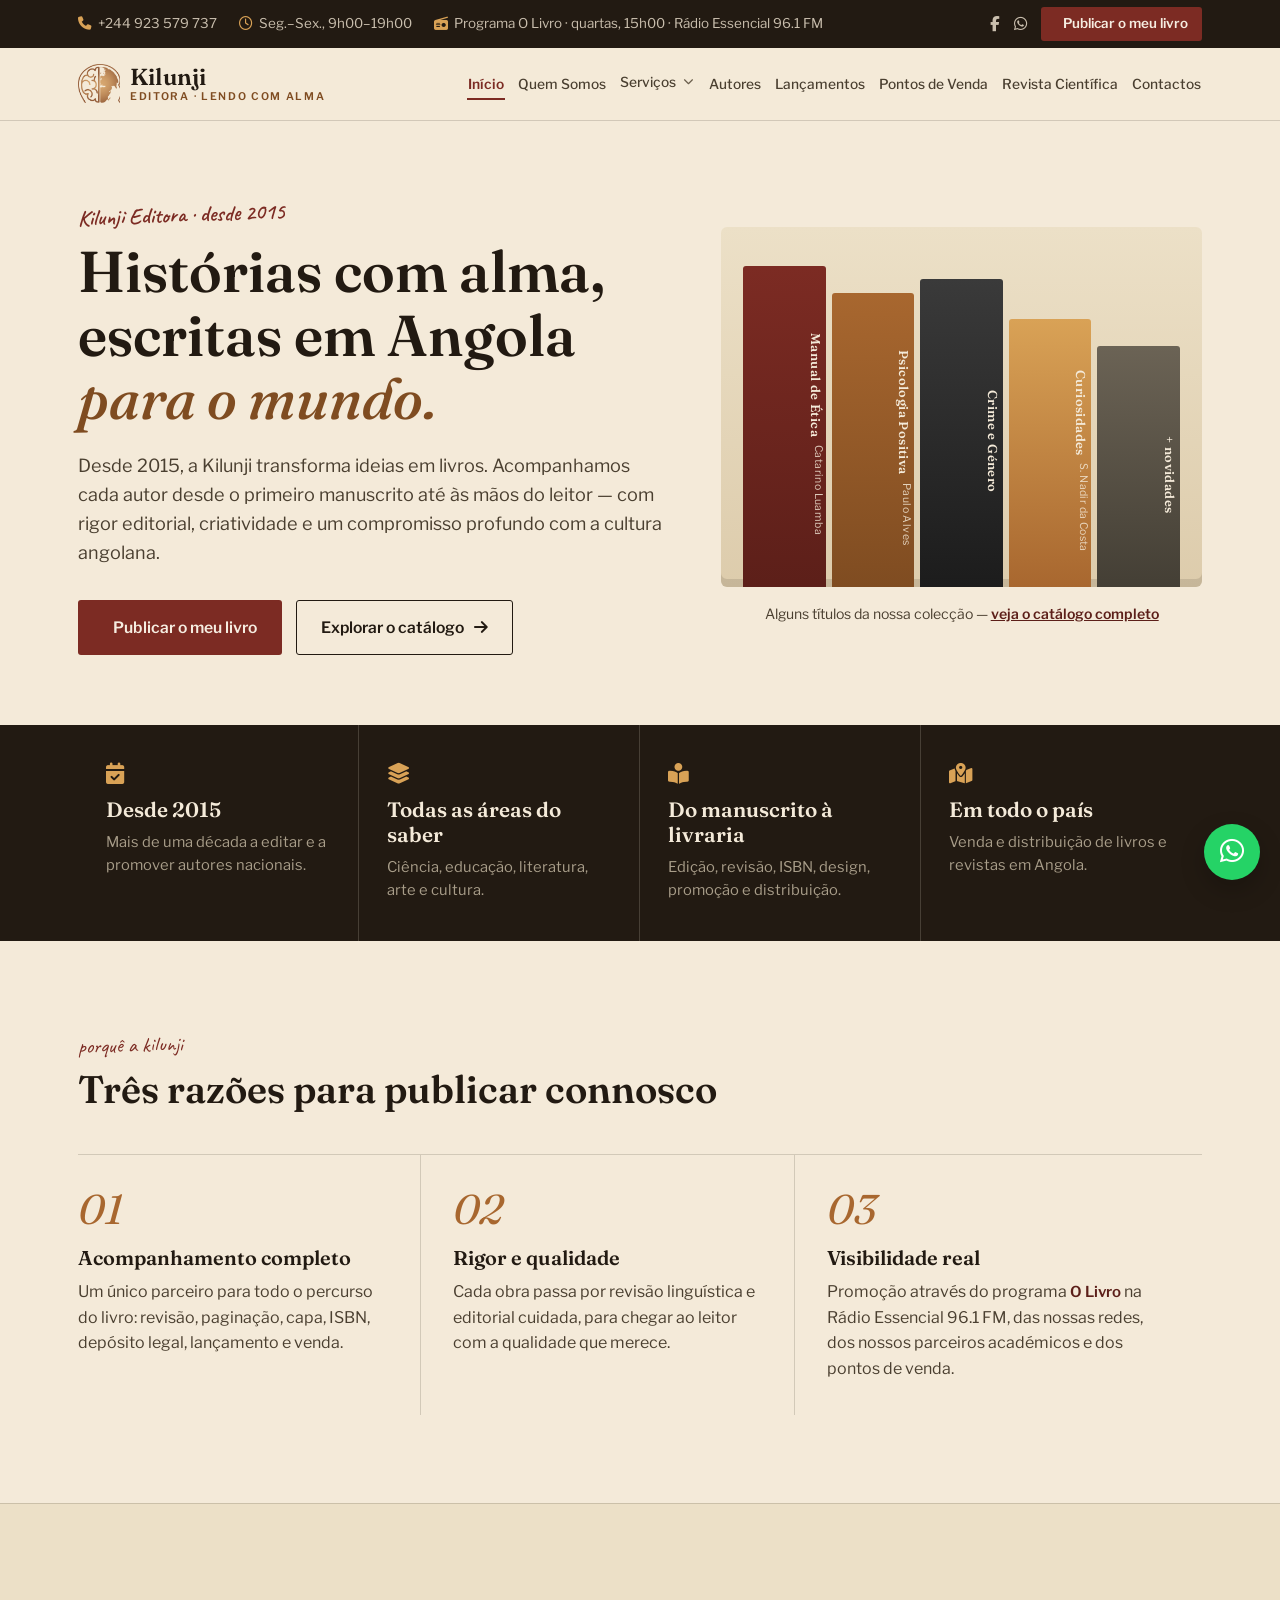
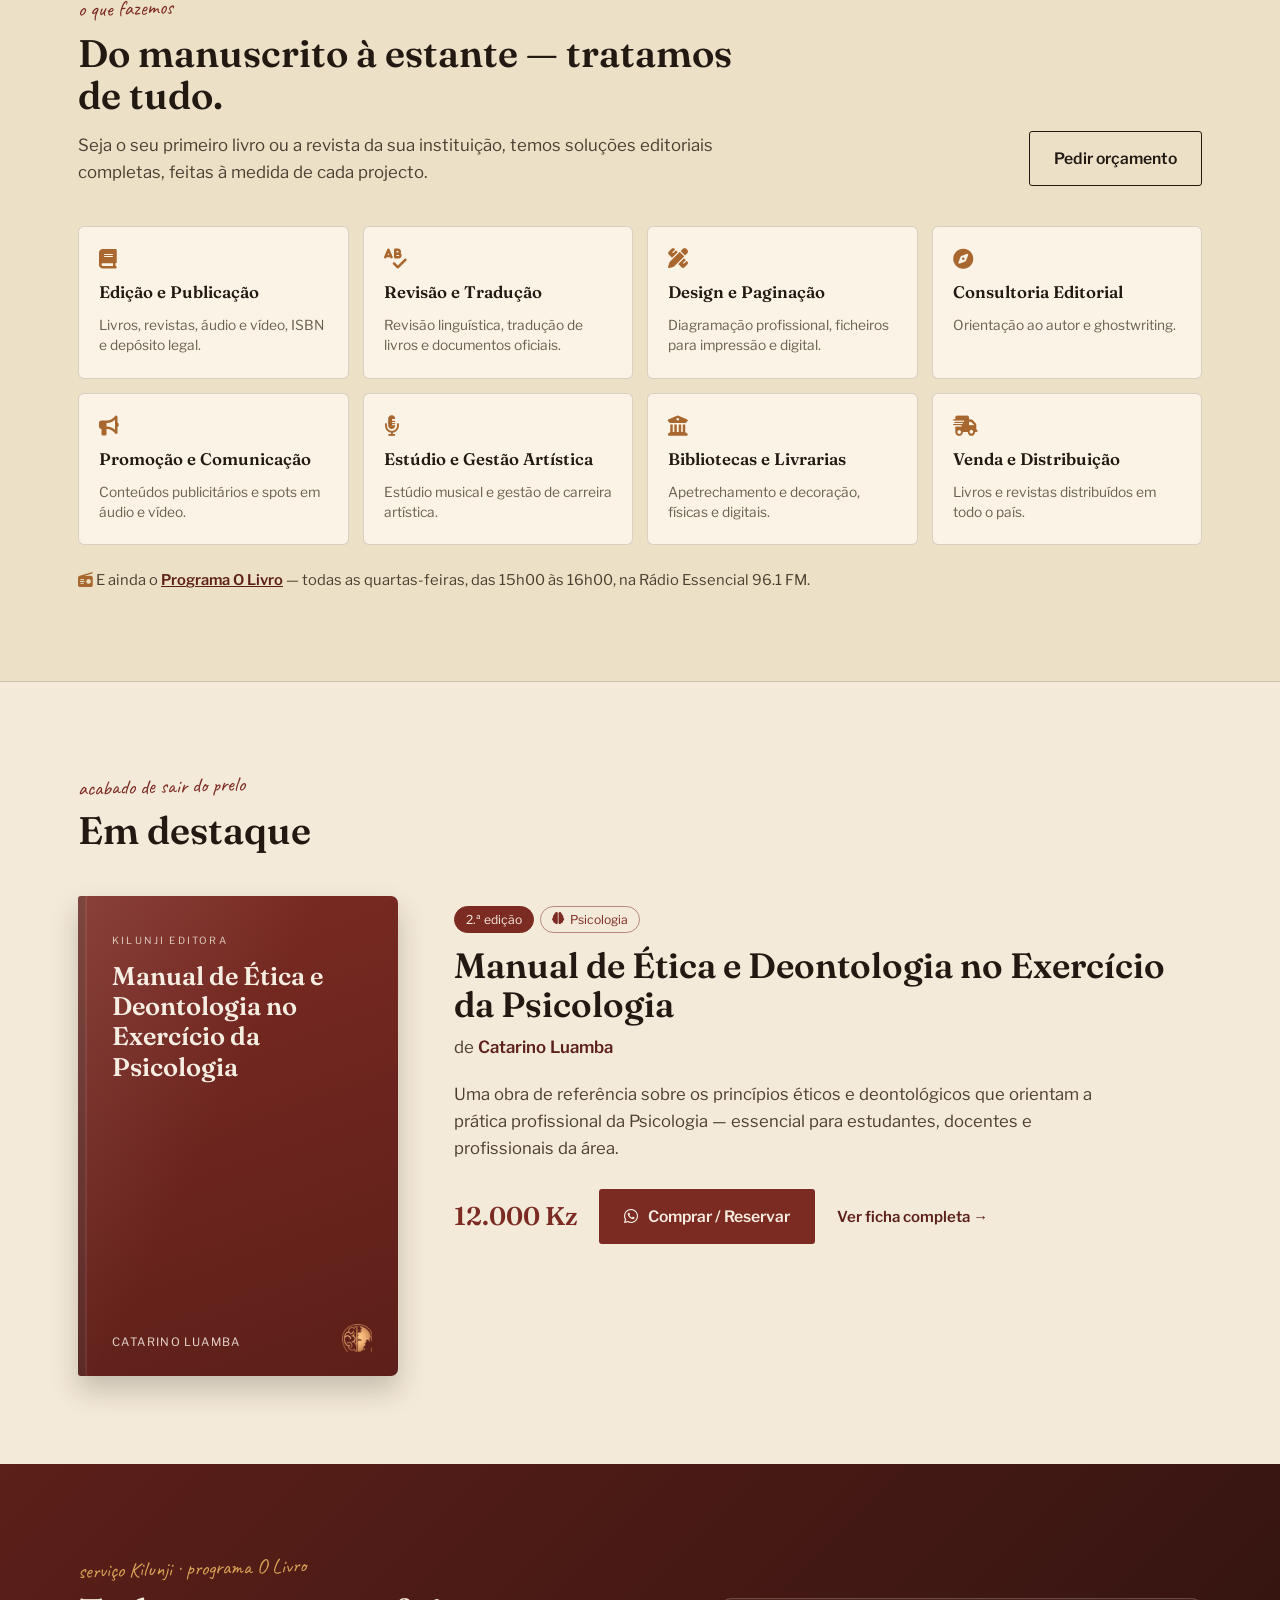
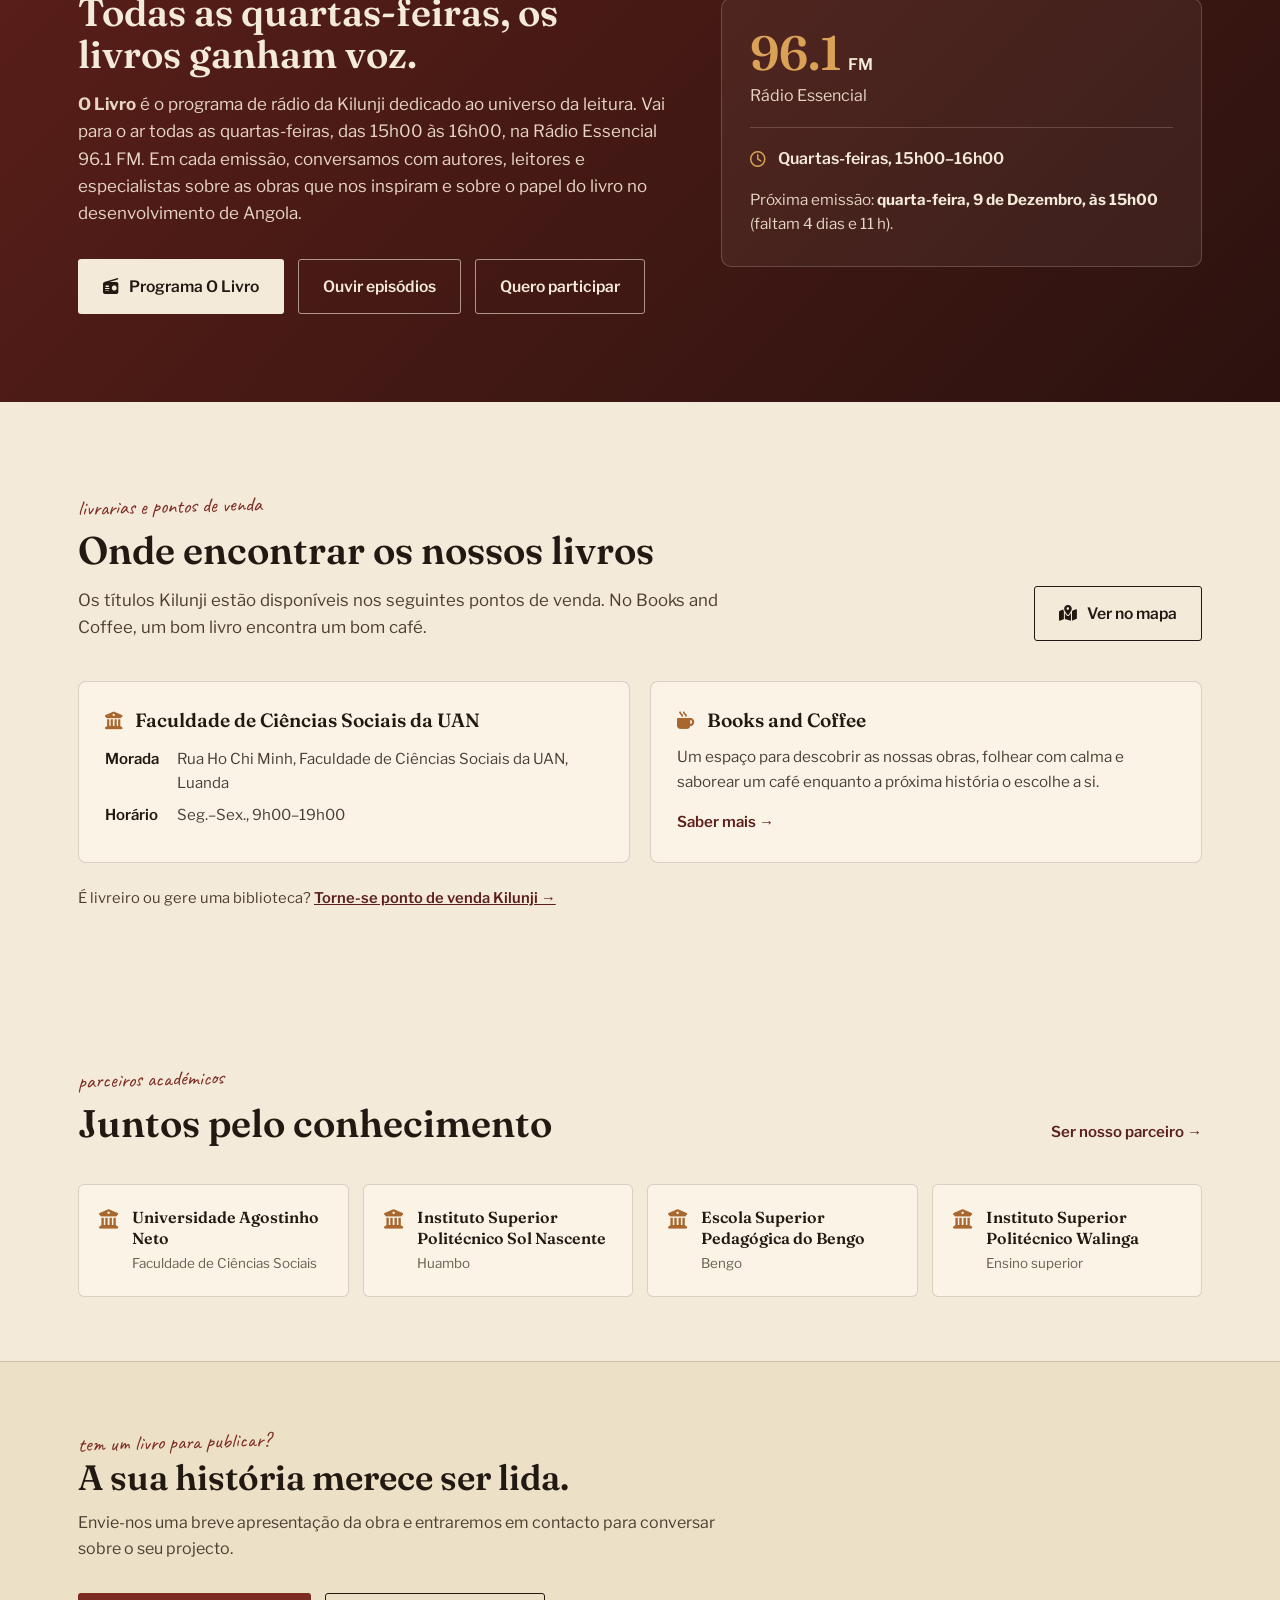
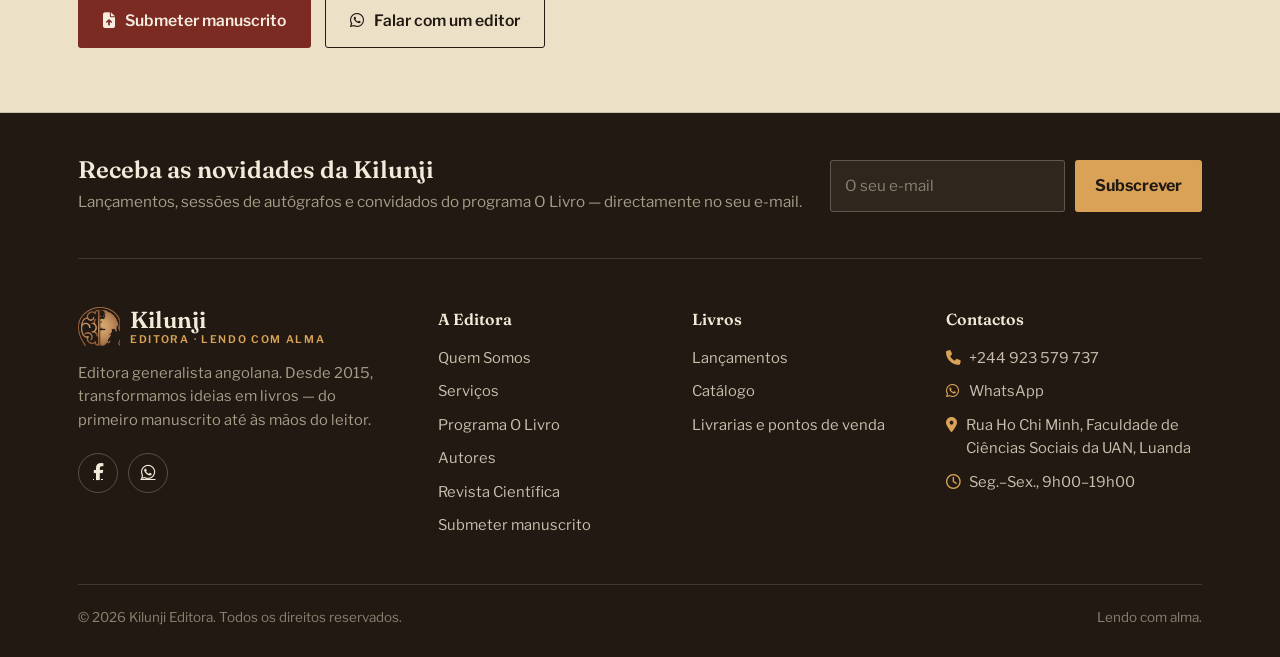
<file: index.html>
<!DOCTYPE html>
<html lang="pt-AO">
<head>
<meta charset="UTF-8">
<meta name="viewport" content="width=device-width, initial-scale=1.0">
<title>Kilunji Editora — Histórias com alma, escritas em Angola para o mundo</title>
<meta name="description" content="Editora generalista angolana desde 2015. Edição, revisão, ISBN, design, promoção e distribuição de livros e revistas em todo o país.">
<meta name="theme-color" content="#221a12">
<meta property="og:type" content="website">
<meta property="og:site_name" content="Kilunji Editora">
<meta property="og:locale" content="pt_AO">
<meta property="og:title" content="Kilunji Editora — Histórias com alma, escritas em Angola para o mundo">
<meta property="og:description" content="Editora generalista angolana desde 2015. Edição, revisão, ISBN, design, promoção e distribuição de livros e revistas em todo o país.">
<meta property="og:image" content="assets/img/logo-icon.png">
<link rel="icon" type="image/png" href="assets/img/favicon.png">
<link rel="preconnect" href="https://fonts.googleapis.com">
<link rel="preconnect" href="https://fonts.gstatic.com" crossorigin>
<link href="https://fonts.googleapis.com/css2?family=Fraunces:ital,opsz,wght@0,9..144,400;0,9..144,500;0,9..144,600;1,9..144,500&family=Libre+Franklin:wght@400;500;600;700&family=Caveat:wght@500;600&display=swap" rel="stylesheet">
<link rel="stylesheet" href="https://cdnjs.cloudflare.com/ajax/libs/font-awesome/6.5.2/css/all.min.css" referrerpolicy="no-referrer">
<link rel="stylesheet" href="assets/css/style.css">
</head>
<body>
<a class="skip-link" href="#conteudo">Saltar para o conteúdo</a>
<div class="topbar">
  <div class="topbar-inner">
    <div class="topbar-info">
      <a href="tel:+244923579737"><i class="fa-solid fa-phone" aria-hidden="true"></i> +244 923 579 737</a>
      <span><i class="fa-regular fa-clock" aria-hidden="true"></i> Seg.–Sex., 9h00–19h00</span>
      <a href="programa-o-livro.html"><i class="fa-solid fa-radio" aria-hidden="true"></i> Programa O Livro · quartas, 15h00 · Rádio Essencial 96.1 FM</a>
    </div>
    <div class="topbar-actions">
      <a href="https://www.facebook.com/share/19PNBQKD8v/?mibextid=wwXIfr" target="_blank" rel="noopener" aria-label="Facebook da Kilunji"><i class="fa-brands fa-facebook-f" aria-hidden="true"></i></a>
      <a href="https://wa.me/244923579737" target="_blank" rel="noopener" aria-label="WhatsApp da Kilunji"><i class="fa-brands fa-whatsapp" aria-hidden="true"></i></a>
      <a class="topbar-cta" href="submeter-livro.html"><i class="fa-solid fa-feather-pointer" aria-hidden="true"></i> Publicar o meu livro</a>
    </div>
  </div>
</div>
<header class="site-header">
  <nav class="nav" aria-label="Menu principal">
    <a href="index.html" class="brand" aria-label="Kilunji Editora — página inicial">
      <img class="brand-icon" src="assets/img/logo-icon.png" alt="" width="42" height="38">
      <span class="brand-text"><b>Kilunji</b><small>Editora · lendo com alma</small></span>
    </a>
    <ul class="nav-links" id="navLinks">
      <li><a href="index.html" class="active" aria-current="page">Início</a></li>
      <li><a href="sobre.html">Quem Somos</a></li>
      <li class="has-sub">
        <a href="servicos.html">Serviços</a>
        <button type="button" class="sub-toggle" aria-expanded="false" aria-controls="sub-servicos" aria-label="Mostrar submenu de Serviços"><i class="fa-solid fa-chevron-down" aria-hidden="true"></i></button>
        <ul class="sub-menu" id="sub-servicos">
          <li><a href="servicos.html"><i class="fa-solid fa-layer-group" aria-hidden="true"></i><span>Todos os serviços<small>Edição, revisão, design, distribuição…</small></span></a></li>
          <li><a href="programa-o-livro.html"><i class="fa-solid fa-radio" aria-hidden="true"></i><span>Programa O Livro<small>Quartas, 15h00 · Rádio Essencial 96.1 FM</small></span></a></li>
        </ul>
      </li>
      <li><a href="autores.html">Autores</a></li>
      <li><a href="lancamentos.html">Lançamentos</a></li>
      <li><a href="livrarias.html">Pontos de Venda</a></li>
      <li><a href="revista.html">Revista Científica</a></li>
      <li><a href="contacto.html">Contactos</a></li>
      <li class="mobile-cta"><a href="submeter-livro.html"><i class="fa-solid fa-feather-pointer" aria-hidden="true"></i> Publicar o meu livro</a></li>
    </ul>
    <button type="button" class="burger" id="burgerBtn" aria-label="Abrir menu" aria-expanded="false" aria-controls="navLinks">
      <i class="fa-solid fa-bars" aria-hidden="true"></i>
    </button>
  </nav>
</header>

<main id="conteudo">

  <!-- BANNER PRINCIPAL -->
  <section class="hero">
    <div class="wrap hero-grid">
      <div>
        <span class="eyebrow-mark">Kilunji Editora · desde 2015</span>
        <h1>Histórias com alma, escritas em Angola <em>para o mundo.</em></h1>
        <p class="hero-lede">Desde 2015, a Kilunji transforma ideias em livros. Acompanhamos cada autor desde o primeiro manuscrito até às mãos do leitor — com rigor editorial, criatividade e um compromisso profundo com a cultura angolana.</p>
        <div class="hero-actions">
          <a class="btn btn-wine" href="submeter-livro.html"><i class="fa-solid fa-feather-pointer" aria-hidden="true"></i> Publicar o meu livro</a>
          <a class="btn btn-ghost" href="catalogo.html">Explorar o catálogo <i class="fa-solid fa-arrow-right" aria-hidden="true"></i></a>
        </div>
      </div>

      <div class="shelf-wrap">
        <div class="shelf">
          <a class="spine s1 h2" href="lancamentos.html" aria-label="Manual de Ética e Deontologia no Exercício da Psicologia — ver lançamento">Manual de Ética<small>Catarino Luamba</small></a>
          <a class="spine s2 h1" href="catalogo.html?q=Psicologia%20Positiva" aria-label="Psicologia Positiva — ver no catálogo">Psicologia Positiva<small>Paulo Alves</small></a>
          <a class="spine s3 h4" href="catalogo.html?q=Crime" aria-label="Crime e Género — ver no catálogo">Crime e Género</a>
          <a class="spine s4 h3" href="catalogo.html?q=Curiosidades" aria-label="Curiosidades — ver no catálogo">Curiosidades<small>S. Nadir da Costa</small></a>
          <a class="spine s5 h5" href="lancamentos.html" aria-label="Ver novidades">+ novidades</a>
        </div>
        <p class="shelf-caption">Alguns títulos da nossa colecção — <a href="catalogo.html">veja o catálogo completo</a></p>
      </div>
    </div>
  </section>

  <!-- FAIXA DE NÚMEROS -->
  <section class="facts" aria-label="A Kilunji em resumo">
    <div class="wrap">
      <div class="facts-grid">
        <div class="fact">
          <i class="fa-solid fa-calendar-check" aria-hidden="true"></i>
          <b>Desde 2015</b>
          <span>Mais de uma década a editar e a promover autores nacionais.</span>
        </div>
        <div class="fact">
          <i class="fa-solid fa-layer-group" aria-hidden="true"></i>
          <b>Todas as áreas do saber</b>
          <span>Ciência, educação, literatura, arte e cultura.</span>
        </div>
        <div class="fact">
          <i class="fa-solid fa-book-open-reader" aria-hidden="true"></i>
          <b>Do manuscrito à livraria</b>
          <span>Edição, revisão, ISBN, design, promoção e distribuição.</span>
        </div>
        <div class="fact">
          <i class="fa-solid fa-map-location-dot" aria-hidden="true"></i>
          <b>Em todo o país</b>
          <span>Venda e distribuição de livros e revistas em Angola.</span>
        </div>
      </div>
    </div>
  </section>

  <!-- TRÊS RAZÕES -->
  <section>
    <div class="wrap">
      <div class="section-head">
        <span class="kicker">porquê a kilunji</span>
        <h2>Três razões para publicar connosco</h2>
      </div>
      <div class="reasons">
        <div class="reason">
          <span class="reason-num">01</span>
          <h3>Acompanhamento completo</h3>
          <p>Um único parceiro para todo o percurso do livro: revisão, paginação, capa, ISBN, depósito legal, lançamento e venda.</p>
        </div>
        <div class="reason">
          <span class="reason-num">02</span>
          <h3>Rigor e qualidade</h3>
          <p>Cada obra passa por revisão linguística e editorial cuidada, para chegar ao leitor com a qualidade que merece.</p>
        </div>
        <div class="reason">
          <span class="reason-num">03</span>
          <h3>Visibilidade real</h3>
          <p>Promoção através do programa <a class="link-arrow" href="programa-o-livro.html">O Livro</a> na Rádio Essencial 96.1 FM, das nossas redes, dos nossos parceiros académicos e dos pontos de venda.</p>
        </div>
      </div>
    </div>
  </section>

  <!-- SERVIÇOS (resumo) -->
  <section class="section-alt">
    <div class="wrap">
      <div class="section-head-row">
        <div class="section-head">
          <span class="kicker">o que fazemos</span>
          <h2>Do manuscrito à estante — tratamos de tudo.</h2>
          <p>Seja o seu primeiro livro ou a revista da sua instituição, temos soluções editoriais completas, feitas à medida de cada projecto.</p>
        </div>
        <a class="btn btn-ghost" href="servicos.html#orcamento">Pedir orçamento</a>
      </div>
      <div class="svc-mini">
        <a href="servicos.html#edicao"><i class="fa-solid fa-book" aria-hidden="true"></i><b>Edição e Publicação</b><span>Livros, revistas, áudio e vídeo, ISBN e depósito legal.</span></a>
        <a href="servicos.html#revisao"><i class="fa-solid fa-spell-check" aria-hidden="true"></i><b>Revisão e Tradução</b><span>Revisão linguística, tradução de livros e documentos oficiais.</span></a>
        <a href="servicos.html#design"><i class="fa-solid fa-pen-ruler" aria-hidden="true"></i><b>Design e Paginação</b><span>Diagramação profissional, ficheiros para impressão e digital.</span></a>
        <a href="servicos.html#consultoria"><i class="fa-solid fa-compass" aria-hidden="true"></i><b>Consultoria Editorial</b><span>Orientação ao autor e ghostwriting.</span></a>
        <a href="servicos.html#promocao"><i class="fa-solid fa-bullhorn" aria-hidden="true"></i><b>Promoção e Comunicação</b><span>Conteúdos publicitários e spots em áudio e vídeo.</span></a>
        <a href="servicos.html#estudio"><i class="fa-solid fa-microphone-lines" aria-hidden="true"></i><b>Estúdio e Gestão Artística</b><span>Estúdio musical e gestão de carreira artística.</span></a>
        <a href="servicos.html#bibliotecas"><i class="fa-solid fa-building-columns" aria-hidden="true"></i><b>Bibliotecas e Livrarias</b><span>Apetrechamento e decoração, físicas e digitais.</span></a>
        <a href="servicos.html#distribuicao"><i class="fa-solid fa-truck-fast" aria-hidden="true"></i><b>Venda e Distribuição</b><span>Livros e revistas distribuídos em todo o país.</span></a>
      </div>
      <p class="divider-note"><i class="fa-solid fa-radio" aria-hidden="true" style="color:var(--bronze);"></i> E ainda o <a href="programa-o-livro.html">Programa O Livro</a> — todas as quartas-feiras, das 15h00 às 16h00, na Rádio Essencial 96.1 FM.</p>
    </div>
  </section>

  <!-- LANÇAMENTO EM DESTAQUE -->
  <section>
    <div class="wrap">
      <div class="section-head">
        <span class="kicker">acabado de sair do prelo</span>
        <h2>Em destaque</h2>
      </div>
      <div class="featured">
        <div class="cover c-wine lg" aria-hidden="true">
          <div><span class="c-collection">Kilunji Editora</span><div class="c-title">Manual de Ética e Deontologia no Exercício da Psicologia</div></div>
          <div class="c-foot"><span class="c-author">Catarino Luamba</span><img class="c-mark" src="assets/img/logo-icon.png" alt=""></div>
        </div>
        <div>
          <div class="book-tags"><span class="tag-pill new">2.ª edição</span><span class="tag-pill"><i class="fa-solid fa-brain" aria-hidden="true"></i> Psicologia</span></div>
          <h3 class="title" style="margin-top:14px;">Manual de Ética e Deontologia no Exercício da Psicologia</h3>
          <p class="by">de <a href="autores.html#catarino-luamba">Catarino Luamba</a></p>
          <p class="synopsis">Uma obra de referência sobre os princípios éticos e deontológicos que orientam a prática profissional da Psicologia — essencial para estudantes, docentes e profissionais da área.</p>
          <div class="price-row">
            <span class="price">12.000 Kz</span>
            <a class="btn btn-wine" href="https://wa.me/244923579737" data-reserve="Manual de Ética e Deontologia no Exercício da Psicologia — Catarino Luamba"><i class="fa-brands fa-whatsapp" aria-hidden="true"></i> Comprar / Reservar</a>
            <a class="link-arrow" href="lancamentos.html">Ver ficha completa →</a>
          </div>
        </div>
      </div>
    </div>
  </section>

  <!-- PROGRAMA O LIVRO -->
  <section class="radio-band">
    <div class="wrap radio-grid">
      <div>
        <span class="kicker">serviço Kilunji · programa O Livro</span>
        <h2 style="font-size:clamp(1.8rem,3vw,2.5rem); margin-top:6px;">Todas as quartas-feiras, os livros ganham voz.</h2>
        <p style="margin-top:16px; font-size:1.06rem; max-width:52ch;"><b>O Livro</b> é o programa de rádio da Kilunji dedicado ao universo da leitura. Vai para o ar todas as quartas-feiras, das 15h00 às 16h00, na Rádio Essencial 96.1 FM. Em cada emissão, conversamos com autores, leitores e especialistas sobre as obras que nos inspiram e sobre o papel do livro no desenvolvimento de Angola.</p>
        <div class="hero-actions">
          <a class="btn btn-light" href="programa-o-livro.html"><i class="fa-solid fa-radio" aria-hidden="true"></i> Programa O Livro</a>
          <a class="btn btn-ghost-light" href="programa-o-livro.html#episodios">Ouvir episódios</a>
          <a class="btn btn-ghost-light" href="programa-o-livro.html#participar">Quero participar</a>
        </div>
      </div>
      <div class="radio-card">
        <div class="freq">96.1<small>FM</small></div>
        <p class="station">Rádio Essencial</p>
        <p class="when"><i class="fa-regular fa-clock" aria-hidden="true"></i> Quartas-feiras, 15h00–16h00</p>
        <p class="radio-status" data-radio-status aria-live="polite"></p>
      </div>
    </div>
  </section>

  <!-- PONTOS DE VENDA -->
  <section>
    <div class="wrap">
      <div class="section-head-row">
        <div class="section-head">
          <span class="kicker">livrarias e pontos de venda</span>
          <h2>Onde encontrar os nossos livros</h2>
          <p>Os títulos Kilunji estão disponíveis nos seguintes pontos de venda. No Books and Coffee, um bom livro encontra um bom café.</p>
        </div>
        <a class="btn btn-ghost" href="livrarias.html#mapa"><i class="fa-solid fa-map-location-dot" aria-hidden="true"></i> Ver no mapa</a>
      </div>
      <div class="pos-grid">
        <article class="pos-card">
          <h3><i class="fa-solid fa-building-columns" aria-hidden="true"></i> Faculdade de Ciências Sociais da UAN</h3>
          <dl>
            <dt>Morada</dt><dd>Rua Ho Chi Minh, Faculdade de Ciências Sociais da UAN, Luanda</dd>
            <dt>Horário</dt><dd>Seg.–Sex., 9h00–19h00</dd>
          </dl>
        </article>
        <article class="pos-card">
          <h3><i class="fa-solid fa-mug-hot" aria-hidden="true"></i> Books and Coffee</h3>
          <p style="margin-top:14px; color:var(--ink-soft); font-size:0.95rem;">Um espaço para descobrir as nossas obras, folhear com calma e saborear um café enquanto a próxima história o escolhe a si.</p>
          <div class="btn-actions" style="margin-top:16px;">
            <a class="link-arrow" href="livrarias.html">Saber mais →</a>
          </div>
        </article>
      </div>
      <p class="divider-note">É livreiro ou gere uma biblioteca? <a href="contacto.html?assunto=ponto-de-venda#formulario">Torne-se ponto de venda Kilunji →</a></p>
    </div>
  </section>

  <!-- PARCEIROS -->
  <section class="tight">
    <div class="wrap">
      <div class="section-head-row">
        <div class="section-head">
          <span class="kicker">parceiros académicos</span>
          <h2>Juntos pelo conhecimento</h2>
        </div>
        <a class="link-arrow" href="sobre.html#parceiros">Ser nosso parceiro →</a>
      </div>
      <div class="partners">
        <div class="partner"><i class="fa-solid fa-building-columns" aria-hidden="true"></i><div><b>Universidade Agostinho Neto</b><span>Faculdade de Ciências Sociais</span></div></div>
        <div class="partner"><i class="fa-solid fa-building-columns" aria-hidden="true"></i><div><b>Instituto Superior Politécnico Sol Nascente</b><span>Huambo</span></div></div>
        <div class="partner"><i class="fa-solid fa-building-columns" aria-hidden="true"></i><div><b>Escola Superior Pedagógica do Bengo</b><span>Bengo</span></div></div>
        <div class="partner"><i class="fa-solid fa-building-columns" aria-hidden="true"></i><div><b>Instituto Superior Politécnico Walinga</b><span>Ensino superior</span></div></div>
      </div>
    </div>
  </section>

  <!-- CTA FINAL -->
  <section class="cta-band tight">
    <div class="wrap cta-box">
      <div>
        <span class="kicker">tem um livro para publicar?</span>
        <h2>A sua história merece ser lida.</h2>
        <p>Envie-nos uma breve apresentação da obra e entraremos em contacto para conversar sobre o seu projecto.</p>
      </div>
      <div class="btn-actions">
        <a class="btn btn-wine" href="submeter-livro.html"><i class="fa-solid fa-file-arrow-up" aria-hidden="true"></i> Submeter manuscrito</a>
        <a class="btn btn-ghost" href="https://wa.me/244923579737" data-wa-text="Olá, Kilunji! Gostaria de falar com um editor sobre o meu livro."><i class="fa-brands fa-whatsapp" aria-hidden="true"></i> Falar com um editor</a>
      </div>
    </div>
  </section>

  <script type="application/ld+json">
  {
    "@context": "https://schema.org",
    "@type": "Organization",
    "name": "Kilunji Editora",
    "slogan": "Lendo com alma",
    "foundingDate": "2015",
    "telephone": "+244923579737",
    "address": {
      "@type": "PostalAddress",
      "streetAddress": "Rua Ho Chi Minh, Faculdade de Ciências Sociais da UAN",
      "addressLocality": "Luanda",
      "addressCountry": "AO"
    },
    "sameAs": ["https://www.facebook.com/share/19PNBQKD8v/"]
  }
  </script>

</main>

<footer class="site-footer">
  <div class="wrap">

    <div class="newsletter" id="novidades">
      <div class="newsletter-inner">
        <div>
          <h2>Receba as novidades da Kilunji</h2>
          <p>Lançamentos, sessões de autógrafos e convidados do programa O Livro — directamente no seu e-mail.</p>
        </div>
        <form action="https://formsubmit.co/wilsonvicentelucas@gmail.com" method="POST" data-next="obrigado.html?tipo=novidades">
          <input type="hidden" name="_subject" value="Nova subscrição de novidades — Kilunji">
          <input type="hidden" name="_template" value="table">
          <input type="hidden" name="_captcha" value="false">
          <input type="hidden" name="_next" value="obrigado.html?tipo=novidades">
          <input type="text" name="_honey" class="hp-field" tabindex="-1" autocomplete="off" aria-hidden="true">
          <label for="newsletterEmail" class="visually-hidden">O seu e-mail</label>
          <input type="email" id="newsletterEmail" name="E-mail para novidades" required placeholder="O seu e-mail">
          <button type="submit">Subscrever</button>
        </form>
      </div>
    </div>

    <div class="foot-grid">
      <div class="foot-brand">
        <a href="index.html" class="brand" aria-label="Kilunji Editora — página inicial">
          <img class="brand-icon" src="assets/img/logo-icon.png" alt="" width="42" height="38">
          <span class="brand-text"><b>Kilunji</b><small>Editora · lendo com alma</small></span>
        </a>
        <p>Editora generalista angolana. Desde 2015, transformamos ideias em livros — do primeiro manuscrito até às mãos do leitor.</p>
        <div class="foot-social">
          <a href="https://www.facebook.com/share/19PNBQKD8v/?mibextid=wwXIfr" target="_blank" rel="noopener" aria-label="Facebook da Kilunji"><i class="fa-brands fa-facebook-f"></i></a>
          <a href="https://wa.me/244923579737" target="_blank" rel="noopener" aria-label="WhatsApp da Kilunji"><i class="fa-brands fa-whatsapp"></i></a>
          <!-- Acrescentar quando os links estiverem disponíveis:
          <a href="#" target="_blank" rel="noopener" aria-label="Instagram da Kilunji"><i class="fa-brands fa-instagram"></i></a>
          <a href="#" target="_blank" rel="noopener" aria-label="LinkedIn da Kilunji"><i class="fa-brands fa-linkedin-in"></i></a>
          <a href="#" target="_blank" rel="noopener" aria-label="Programa O Livro no YouTube"><i class="fa-brands fa-youtube"></i></a>
          <a href="#" target="_blank" rel="noopener" aria-label="Programa O Livro no Spotify"><i class="fa-brands fa-spotify"></i></a>
          -->
        </div>
      </div>
      <div>
        <h5>A Editora</h5>
        <ul>
          <li><a href="sobre.html">Quem Somos</a></li>
          <li><a href="servicos.html">Serviços</a></li>
          <li><a href="programa-o-livro.html">Programa O Livro</a></li>
          <li><a href="autores.html">Autores</a></li>
          <li><a href="revista.html">Revista Científica</a></li>
          <li><a href="submeter-livro.html">Submeter manuscrito</a></li>
        </ul>
      </div>
      <div>
        <h5>Livros</h5>
        <ul>
          <li><a href="lancamentos.html">Lançamentos</a></li>
          <li><a href="catalogo.html">Catálogo</a></li>
          <li><a href="livrarias.html">Livrarias e pontos de venda</a></li>
        </ul>
      </div>
      <div>
        <h5>Contactos</h5>
        <ul class="contact-list">
          <li><a href="tel:+244923579737"><i class="fa-solid fa-phone"></i> +244 923 579 737</a></li>
          <li><a href="https://wa.me/244923579737" target="_blank" rel="noopener"><i class="fa-brands fa-whatsapp"></i> WhatsApp</a></li>
          <li><a href="contacto.html#mapa"><i class="fa-solid fa-location-dot"></i> Rua Ho Chi Minh, Faculdade de Ciências Sociais da UAN, Luanda</a></li>
          <li><a href="contacto.html"><i class="fa-regular fa-clock"></i> Seg.–Sex., 9h00–19h00</a></li>
        </ul>
      </div>
    </div>
    <div class="foot-bottom">
      <span>© <span data-year>2026</span> Kilunji Editora. Todos os direitos reservados.</span>
      <span>Lendo com alma.</span>
    </div>
  </div>
</footer>

<a class="wa-float" href="https://wa.me/244923579737" target="_blank" rel="noopener" aria-label="Falar connosco pelo WhatsApp"><i class="fa-brands fa-whatsapp"></i></a>

<script src="assets/js/main.js" defer></script>
</body>
</html>
</file>
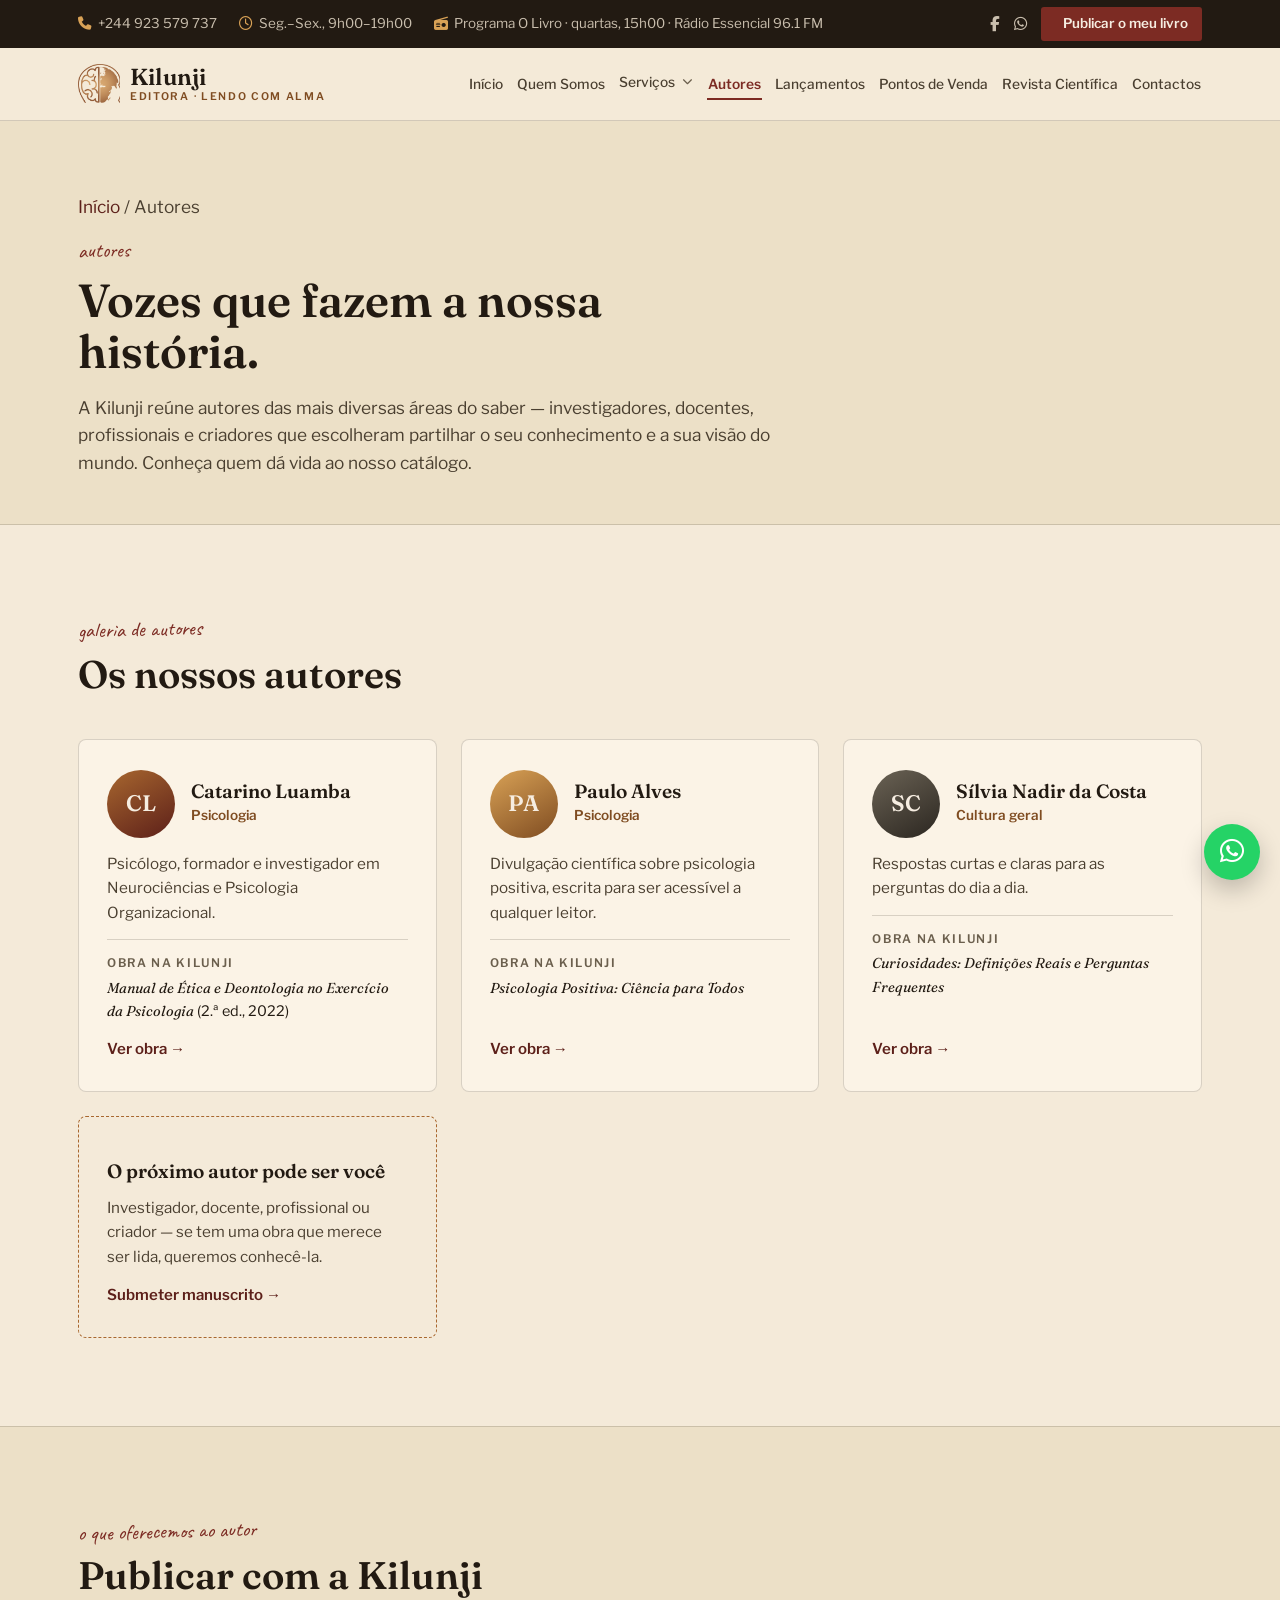
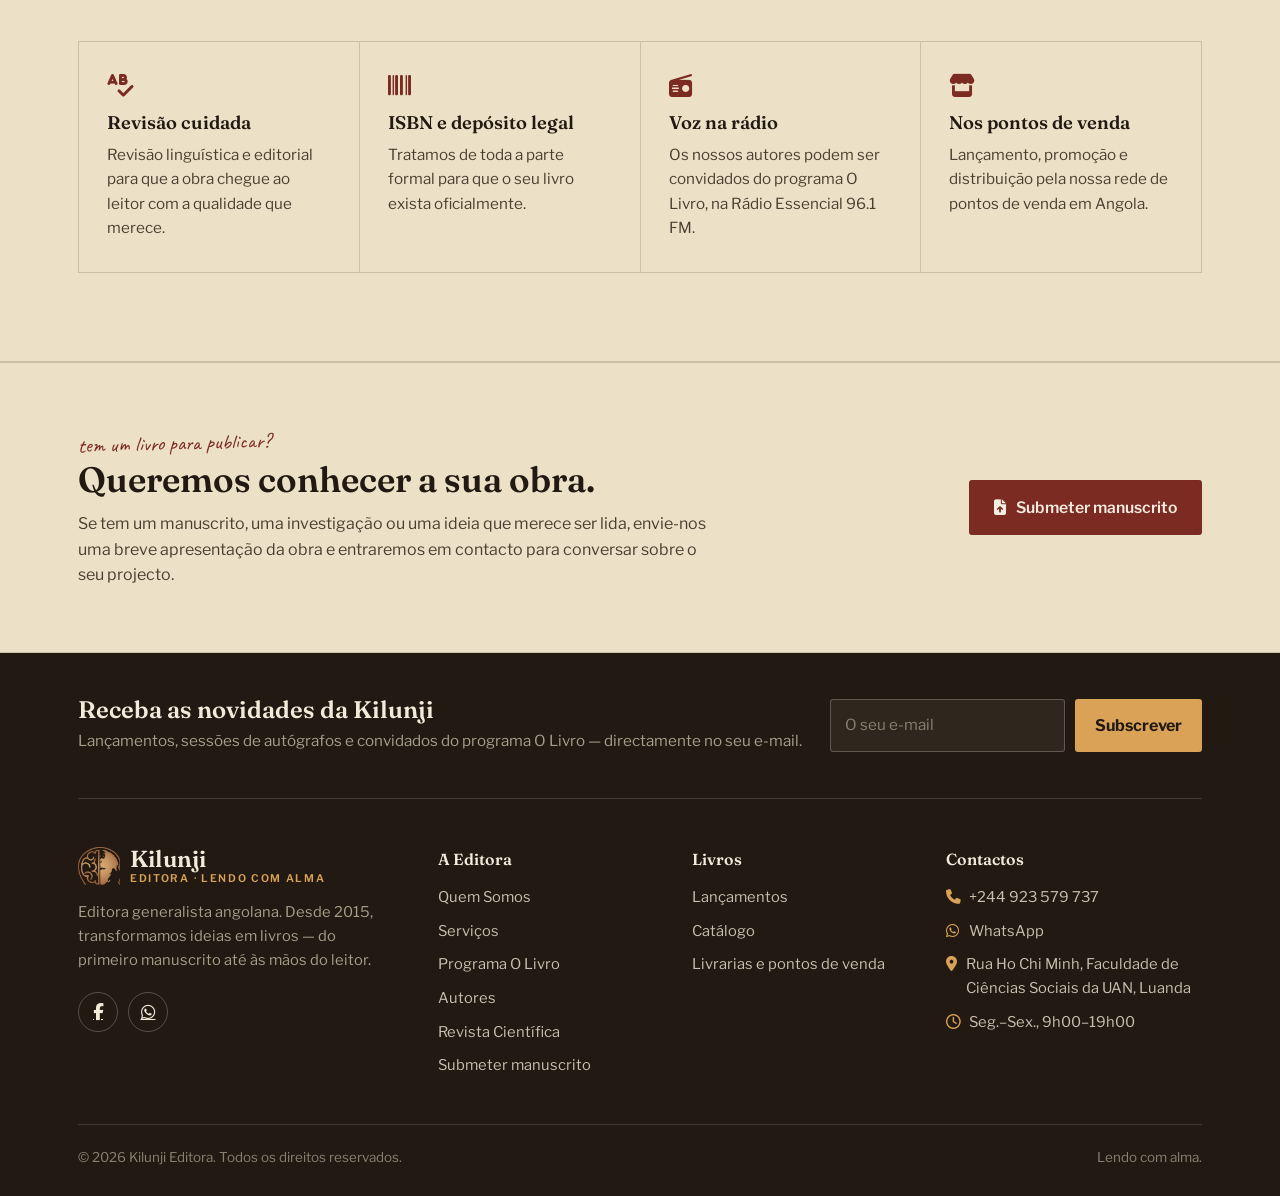
<file: autores.html>
<!DOCTYPE html>
<html lang="pt-AO">
<head>
<meta charset="UTF-8">
<meta name="viewport" content="width=device-width, initial-scale=1.0">
<title>Autores | Kilunji Editora</title>
<meta name="description" content="Conheça os autores da Kilunji Editora — investigadores, docentes, profissionais e criadores. Tem um livro para publicar? Submeta o seu manuscrito.">
<meta name="theme-color" content="#221a12">
<meta property="og:type" content="website">
<meta property="og:site_name" content="Kilunji Editora">
<meta property="og:locale" content="pt_AO">
<meta property="og:title" content="Autores | Kilunji Editora">
<meta property="og:description" content="Conheça os autores da Kilunji Editora — investigadores, docentes, profissionais e criadores. Tem um livro para publicar? Submeta o seu manuscrito.">
<meta property="og:image" content="assets/img/logo-icon.png">
<link rel="icon" type="image/png" href="assets/img/favicon.png">
<link rel="preconnect" href="https://fonts.googleapis.com">
<link rel="preconnect" href="https://fonts.gstatic.com" crossorigin>
<link href="https://fonts.googleapis.com/css2?family=Fraunces:ital,opsz,wght@0,9..144,400;0,9..144,500;0,9..144,600;1,9..144,500&family=Libre+Franklin:wght@400;500;600;700&family=Caveat:wght@500;600&display=swap" rel="stylesheet">
<link rel="stylesheet" href="https://cdnjs.cloudflare.com/ajax/libs/font-awesome/6.5.2/css/all.min.css" referrerpolicy="no-referrer">
<link rel="stylesheet" href="assets/css/style.css">
</head>
<body>
<a class="skip-link" href="#conteudo">Saltar para o conteúdo</a>
<div class="topbar">
  <div class="topbar-inner">
    <div class="topbar-info">
      <a href="tel:+244923579737"><i class="fa-solid fa-phone" aria-hidden="true"></i> +244 923 579 737</a>
      <span><i class="fa-regular fa-clock" aria-hidden="true"></i> Seg.–Sex., 9h00–19h00</span>
      <a href="programa-o-livro.html"><i class="fa-solid fa-radio" aria-hidden="true"></i> Programa O Livro · quartas, 15h00 · Rádio Essencial 96.1 FM</a>
    </div>
    <div class="topbar-actions">
      <a href="https://www.facebook.com/share/19PNBQKD8v/?mibextid=wwXIfr" target="_blank" rel="noopener" aria-label="Facebook da Kilunji"><i class="fa-brands fa-facebook-f" aria-hidden="true"></i></a>
      <a href="https://wa.me/244923579737" target="_blank" rel="noopener" aria-label="WhatsApp da Kilunji"><i class="fa-brands fa-whatsapp" aria-hidden="true"></i></a>
      <a class="topbar-cta" href="submeter-livro.html"><i class="fa-solid fa-feather-pointer" aria-hidden="true"></i> Publicar o meu livro</a>
    </div>
  </div>
</div>
<header class="site-header">
  <nav class="nav" aria-label="Menu principal">
    <a href="index.html" class="brand" aria-label="Kilunji Editora — página inicial">
      <img class="brand-icon" src="assets/img/logo-icon.png" alt="" width="42" height="38">
      <span class="brand-text"><b>Kilunji</b><small>Editora · lendo com alma</small></span>
    </a>
    <ul class="nav-links" id="navLinks">
      <li><a href="index.html">Início</a></li>
      <li><a href="sobre.html">Quem Somos</a></li>
      <li class="has-sub">
        <a href="servicos.html">Serviços</a>
        <button type="button" class="sub-toggle" aria-expanded="false" aria-controls="sub-servicos" aria-label="Mostrar submenu de Serviços"><i class="fa-solid fa-chevron-down" aria-hidden="true"></i></button>
        <ul class="sub-menu" id="sub-servicos">
          <li><a href="servicos.html"><i class="fa-solid fa-layer-group" aria-hidden="true"></i><span>Todos os serviços<small>Edição, revisão, design, distribuição…</small></span></a></li>
          <li><a href="programa-o-livro.html"><i class="fa-solid fa-radio" aria-hidden="true"></i><span>Programa O Livro<small>Quartas, 15h00 · Rádio Essencial 96.1 FM</small></span></a></li>
        </ul>
      </li>
      <li><a href="autores.html" class="active" aria-current="page">Autores</a></li>
      <li><a href="lancamentos.html">Lançamentos</a></li>
      <li><a href="livrarias.html">Pontos de Venda</a></li>
      <li><a href="revista.html">Revista Científica</a></li>
      <li><a href="contacto.html">Contactos</a></li>
      <li class="mobile-cta"><a href="submeter-livro.html"><i class="fa-solid fa-feather-pointer" aria-hidden="true"></i> Publicar o meu livro</a></li>
    </ul>
    <button type="button" class="burger" id="burgerBtn" aria-label="Abrir menu" aria-expanded="false" aria-controls="navLinks">
      <i class="fa-solid fa-bars" aria-hidden="true"></i>
    </button>
  </nav>
</header>

<main id="conteudo">

  <div class="page-hero">
    <div class="wrap">
      <p class="breadcrumb"><a href="index.html">Início</a> / Autores</p>
      <span class="kicker">autores</span>
      <h1>Vozes que fazem a nossa história.</h1>
      <p>A Kilunji reúne autores das mais diversas áreas do saber — investigadores, docentes, profissionais e criadores que escolheram partilhar o seu conhecimento e a sua visão do mundo. Conheça quem dá vida ao nosso catálogo.</p>
    </div>
  </div>

  <section>
    <div class="wrap">
      <div class="section-head">
        <span class="kicker">galeria de autores</span>
        <h2>Os nossos autores</h2>
      </div>

      <div class="author-grid">

        <article class="author-card" id="catarino-luamba">
          <div class="author-top">
            <div class="avatar" aria-hidden="true">CL</div>
            <div>
              <h3>Catarino Luamba</h3>
              <p class="area">Psicologia</p>
            </div>
          </div>
          <p class="bio">Psicólogo, formador e investigador em Neurociências e Psicologia Organizacional.</p>
          <p class="works"><span>Obra na Kilunji</span><em>Manual de Ética e Deontologia no Exercício da Psicologia</em> (2.ª ed., 2022)</p>
          <a class="link-arrow" href="lancamentos.html">Ver obra →</a>
        </article>

        <article class="author-card" id="paulo-alves">
          <div class="author-top">
            <div class="avatar" aria-hidden="true" style="background:linear-gradient(150deg, var(--gold), var(--bronze-deep));">PA</div>
            <div>
              <h3>Paulo Alves</h3>
              <p class="area">Psicologia</p>
            </div>
          </div>
          <p class="bio">Divulgação científica sobre psicologia positiva, escrita para ser acessível a qualquer leitor.</p>
          <p class="works"><span>Obra na Kilunji</span><em>Psicologia Positiva: Ciência para Todos</em></p>
          <a class="link-arrow" href="catalogo.html?q=Paulo%20Alves">Ver obra →</a>
        </article>

        <article class="author-card" id="silvia-nadir-da-costa">
          <div class="author-top">
            <div class="avatar" aria-hidden="true" style="background:linear-gradient(150deg, #6b6355, #2b2620);">SC</div>
            <div>
              <h3>Sílvia Nadir da Costa</h3>
              <p class="area">Cultura geral</p>
            </div>
          </div>
          <p class="bio">Respostas curtas e claras para as perguntas do dia a dia.</p>
          <p class="works"><span>Obra na Kilunji</span><em>Curiosidades: Definições Reais e Perguntas Frequentes</em></p>
          <a class="link-arrow" href="catalogo.html?q=Curiosidades">Ver obra →</a>
        </article>

        <article class="author-card invite">
          <i class="fa-solid fa-feather-pointer" aria-hidden="true"></i>
          <h3>O próximo autor pode ser você</h3>
          <p class="bio">Investigador, docente, profissional ou criador — se tem uma obra que merece ser lida, queremos conhecê-la.</p>
          <a class="link-arrow" href="submeter-livro.html">Submeter manuscrito →</a>
        </article>

      </div>
    </div>
  </section>

  <section class="section-alt">
    <div class="wrap">
      <div class="section-head">
        <span class="kicker">o que oferecemos ao autor</span>
        <h2>Publicar com a Kilunji</h2>
      </div>
      <div class="teaser-grid">
        <div class="teaser">
          <i class="fa-solid fa-spell-check" aria-hidden="true"></i>
          <h3>Revisão cuidada</h3>
          <p>Revisão linguística e editorial para que a obra chegue ao leitor com a qualidade que merece.</p>
        </div>
        <div class="teaser">
          <i class="fa-solid fa-barcode" aria-hidden="true"></i>
          <h3>ISBN e depósito legal</h3>
          <p>Tratamos de toda a parte formal para que o seu livro exista oficialmente.</p>
        </div>
        <div class="teaser">
          <i class="fa-solid fa-radio" aria-hidden="true"></i>
          <h3>Voz na rádio</h3>
          <p>Os nossos autores podem ser convidados do programa O Livro, na Rádio Essencial 96.1 FM.</p>
        </div>
        <div class="teaser">
          <i class="fa-solid fa-store" aria-hidden="true"></i>
          <h3>Nos pontos de venda</h3>
          <p>Lançamento, promoção e distribuição pela nossa rede de pontos de venda em Angola.</p>
        </div>
      </div>
    </div>
  </section>

  <section class="cta-band tight">
    <div class="wrap cta-box">
      <div>
        <span class="kicker">tem um livro para publicar?</span>
        <h2>Queremos conhecer a sua obra.</h2>
        <p>Se tem um manuscrito, uma investigação ou uma ideia que merece ser lida, envie-nos uma breve apresentação da obra e entraremos em contacto para conversar sobre o seu projecto.</p>
      </div>
      <div class="btn-actions">
        <a class="btn btn-wine" href="submeter-livro.html"><i class="fa-solid fa-file-arrow-up" aria-hidden="true"></i> Submeter manuscrito</a>
      </div>
    </div>
  </section>

</main>

<footer class="site-footer">
  <div class="wrap">

    <div class="newsletter" id="novidades">
      <div class="newsletter-inner">
        <div>
          <h2>Receba as novidades da Kilunji</h2>
          <p>Lançamentos, sessões de autógrafos e convidados do programa O Livro — directamente no seu e-mail.</p>
        </div>
        <form action="https://formsubmit.co/wilsonvicentelucas@gmail.com" method="POST" data-next="obrigado.html?tipo=novidades">
          <input type="hidden" name="_subject" value="Nova subscrição de novidades — Kilunji">
          <input type="hidden" name="_template" value="table">
          <input type="hidden" name="_captcha" value="false">
          <input type="hidden" name="_next" value="obrigado.html?tipo=novidades">
          <input type="text" name="_honey" class="hp-field" tabindex="-1" autocomplete="off" aria-hidden="true">
          <label for="newsletterEmail" class="visually-hidden">O seu e-mail</label>
          <input type="email" id="newsletterEmail" name="E-mail para novidades" required placeholder="O seu e-mail">
          <button type="submit">Subscrever</button>
        </form>
      </div>
    </div>

    <div class="foot-grid">
      <div class="foot-brand">
        <a href="index.html" class="brand" aria-label="Kilunji Editora — página inicial">
          <img class="brand-icon" src="assets/img/logo-icon.png" alt="" width="42" height="38">
          <span class="brand-text"><b>Kilunji</b><small>Editora · lendo com alma</small></span>
        </a>
        <p>Editora generalista angolana. Desde 2015, transformamos ideias em livros — do primeiro manuscrito até às mãos do leitor.</p>
        <div class="foot-social">
          <a href="https://www.facebook.com/share/19PNBQKD8v/?mibextid=wwXIfr" target="_blank" rel="noopener" aria-label="Facebook da Kilunji"><i class="fa-brands fa-facebook-f"></i></a>
          <a href="https://wa.me/244923579737" target="_blank" rel="noopener" aria-label="WhatsApp da Kilunji"><i class="fa-brands fa-whatsapp"></i></a>
          <!-- Acrescentar quando os links estiverem disponíveis:
          <a href="#" target="_blank" rel="noopener" aria-label="Instagram da Kilunji"><i class="fa-brands fa-instagram"></i></a>
          <a href="#" target="_blank" rel="noopener" aria-label="LinkedIn da Kilunji"><i class="fa-brands fa-linkedin-in"></i></a>
          <a href="#" target="_blank" rel="noopener" aria-label="Programa O Livro no YouTube"><i class="fa-brands fa-youtube"></i></a>
          <a href="#" target="_blank" rel="noopener" aria-label="Programa O Livro no Spotify"><i class="fa-brands fa-spotify"></i></a>
          -->
        </div>
      </div>
      <div>
        <h5>A Editora</h5>
        <ul>
          <li><a href="sobre.html">Quem Somos</a></li>
          <li><a href="servicos.html">Serviços</a></li>
          <li><a href="programa-o-livro.html">Programa O Livro</a></li>
          <li><a href="autores.html">Autores</a></li>
          <li><a href="revista.html">Revista Científica</a></li>
          <li><a href="submeter-livro.html">Submeter manuscrito</a></li>
        </ul>
      </div>
      <div>
        <h5>Livros</h5>
        <ul>
          <li><a href="lancamentos.html">Lançamentos</a></li>
          <li><a href="catalogo.html">Catálogo</a></li>
          <li><a href="livrarias.html">Livrarias e pontos de venda</a></li>
        </ul>
      </div>
      <div>
        <h5>Contactos</h5>
        <ul class="contact-list">
          <li><a href="tel:+244923579737"><i class="fa-solid fa-phone"></i> +244 923 579 737</a></li>
          <li><a href="https://wa.me/244923579737" target="_blank" rel="noopener"><i class="fa-brands fa-whatsapp"></i> WhatsApp</a></li>
          <li><a href="contacto.html#mapa"><i class="fa-solid fa-location-dot"></i> Rua Ho Chi Minh, Faculdade de Ciências Sociais da UAN, Luanda</a></li>
          <li><a href="contacto.html"><i class="fa-regular fa-clock"></i> Seg.–Sex., 9h00–19h00</a></li>
        </ul>
      </div>
    </div>
    <div class="foot-bottom">
      <span>© <span data-year>2026</span> Kilunji Editora. Todos os direitos reservados.</span>
      <span>Lendo com alma.</span>
    </div>
  </div>
</footer>

<a class="wa-float" href="https://wa.me/244923579737" target="_blank" rel="noopener" aria-label="Falar connosco pelo WhatsApp"><i class="fa-brands fa-whatsapp"></i></a>

<script src="assets/js/main.js" defer></script>
</body>
</html>
</file>
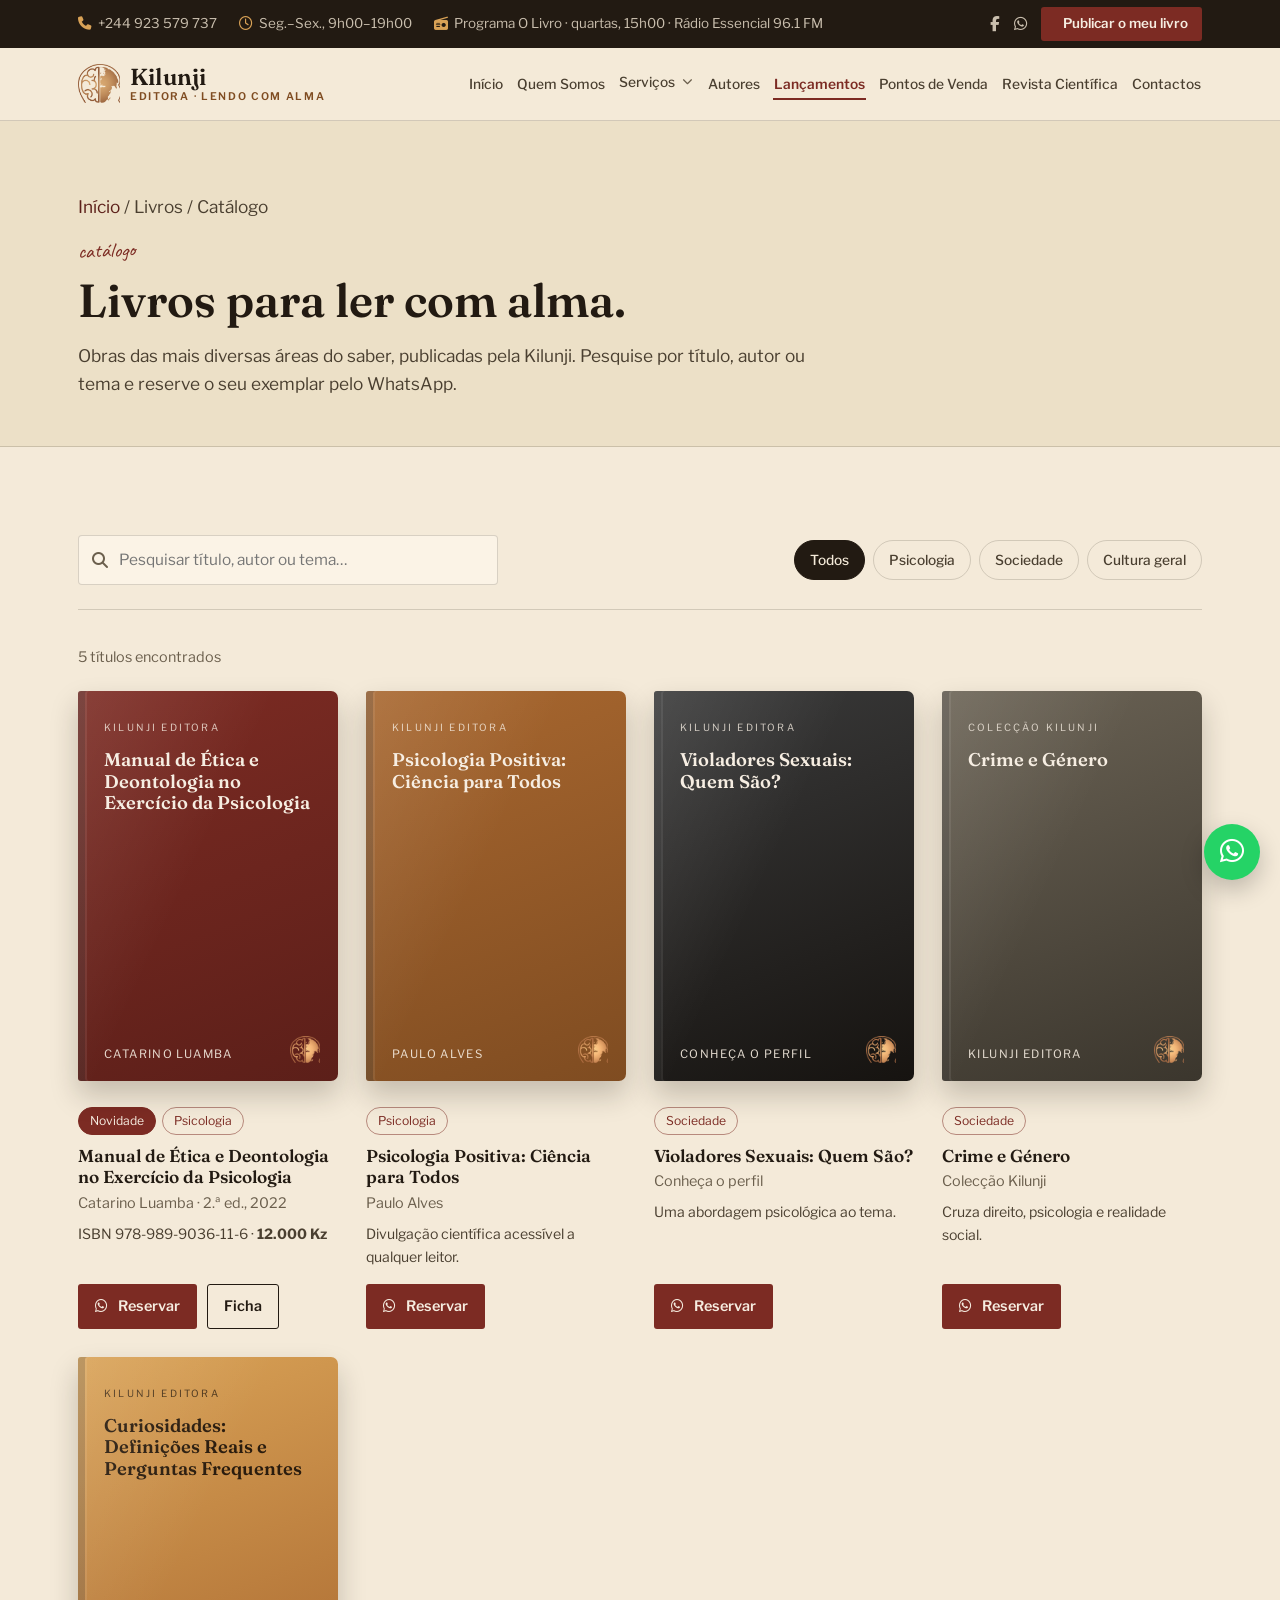
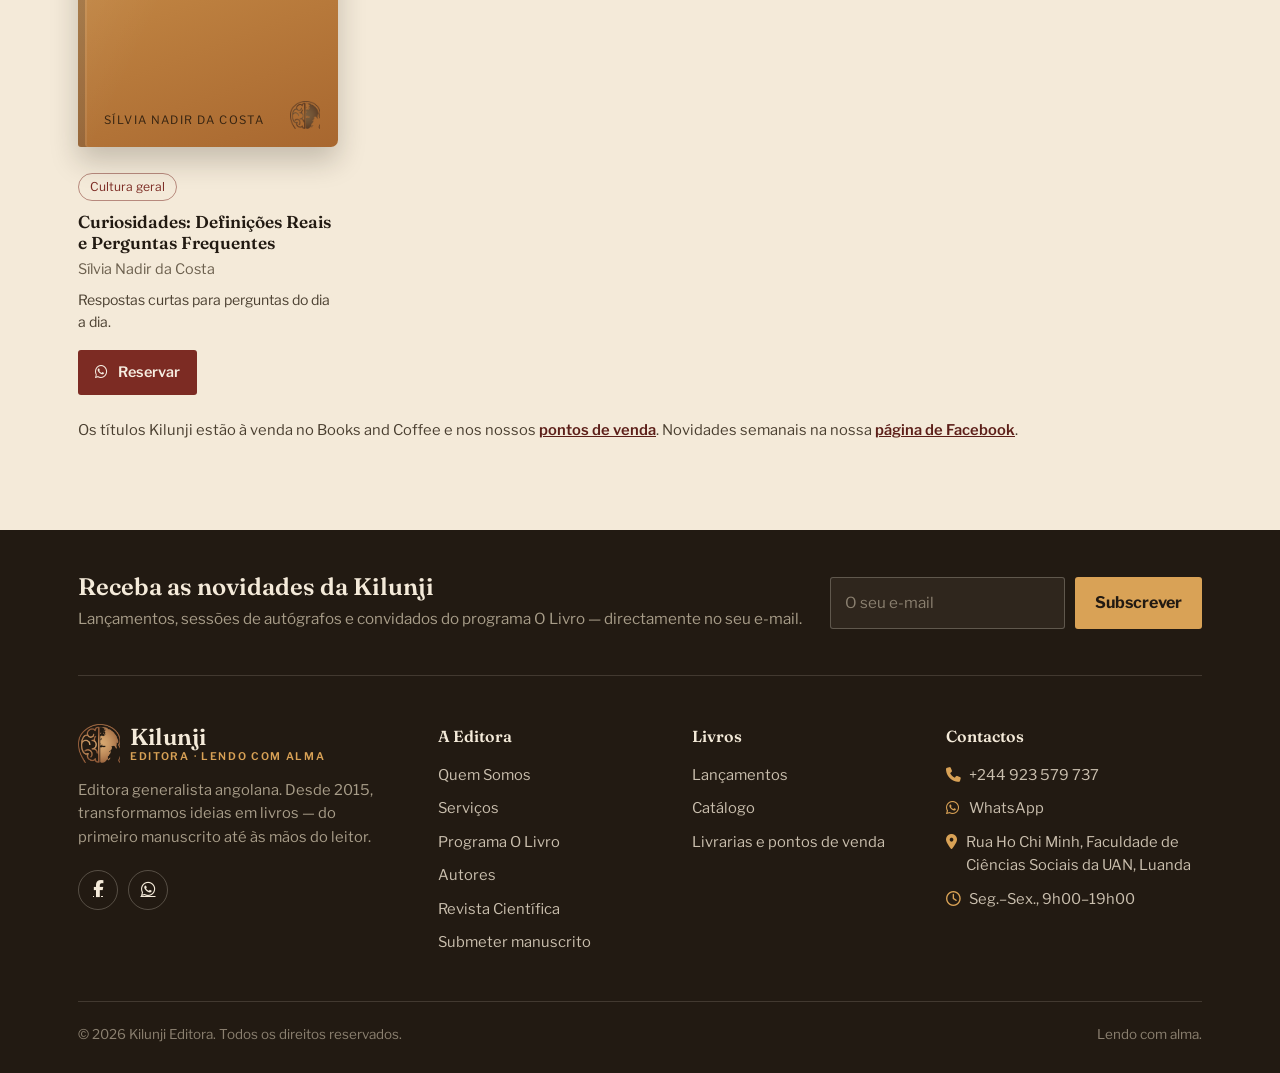
<file: catalogo.html>
<!DOCTYPE html>
<html lang="pt-AO">
<head>
<meta charset="UTF-8">
<meta name="viewport" content="width=device-width, initial-scale=1.0">
<title>Catálogo | Kilunji Editora</title>
<meta name="description" content="Catálogo de títulos da Kilunji Editora: psicologia, sociedade, cultura geral e mais. Pesquise, filtre por área e reserve pelo WhatsApp.">
<meta name="theme-color" content="#221a12">
<meta property="og:type" content="website">
<meta property="og:site_name" content="Kilunji Editora">
<meta property="og:locale" content="pt_AO">
<meta property="og:title" content="Catálogo | Kilunji Editora">
<meta property="og:description" content="Catálogo de títulos da Kilunji Editora: psicologia, sociedade, cultura geral e mais. Pesquise, filtre por área e reserve pelo WhatsApp.">
<meta property="og:image" content="assets/img/logo-icon.png">
<link rel="icon" type="image/png" href="assets/img/favicon.png">
<link rel="preconnect" href="https://fonts.googleapis.com">
<link rel="preconnect" href="https://fonts.gstatic.com" crossorigin>
<link href="https://fonts.googleapis.com/css2?family=Fraunces:ital,opsz,wght@0,9..144,400;0,9..144,500;0,9..144,600;1,9..144,500&family=Libre+Franklin:wght@400;500;600;700&family=Caveat:wght@500;600&display=swap" rel="stylesheet">
<link rel="stylesheet" href="https://cdnjs.cloudflare.com/ajax/libs/font-awesome/6.5.2/css/all.min.css" referrerpolicy="no-referrer">
<link rel="stylesheet" href="assets/css/style.css">
</head>
<body>
<a class="skip-link" href="#conteudo">Saltar para o conteúdo</a>
<div class="topbar">
  <div class="topbar-inner">
    <div class="topbar-info">
      <a href="tel:+244923579737"><i class="fa-solid fa-phone" aria-hidden="true"></i> +244 923 579 737</a>
      <span><i class="fa-regular fa-clock" aria-hidden="true"></i> Seg.–Sex., 9h00–19h00</span>
      <a href="programa-o-livro.html"><i class="fa-solid fa-radio" aria-hidden="true"></i> Programa O Livro · quartas, 15h00 · Rádio Essencial 96.1 FM</a>
    </div>
    <div class="topbar-actions">
      <a href="https://www.facebook.com/share/19PNBQKD8v/?mibextid=wwXIfr" target="_blank" rel="noopener" aria-label="Facebook da Kilunji"><i class="fa-brands fa-facebook-f" aria-hidden="true"></i></a>
      <a href="https://wa.me/244923579737" target="_blank" rel="noopener" aria-label="WhatsApp da Kilunji"><i class="fa-brands fa-whatsapp" aria-hidden="true"></i></a>
      <a class="topbar-cta" href="submeter-livro.html"><i class="fa-solid fa-feather-pointer" aria-hidden="true"></i> Publicar o meu livro</a>
    </div>
  </div>
</div>
<header class="site-header">
  <nav class="nav" aria-label="Menu principal">
    <a href="index.html" class="brand" aria-label="Kilunji Editora — página inicial">
      <img class="brand-icon" src="assets/img/logo-icon.png" alt="" width="42" height="38">
      <span class="brand-text"><b>Kilunji</b><small>Editora · lendo com alma</small></span>
    </a>
    <ul class="nav-links" id="navLinks">
      <li><a href="index.html">Início</a></li>
      <li><a href="sobre.html">Quem Somos</a></li>
      <li class="has-sub">
        <a href="servicos.html">Serviços</a>
        <button type="button" class="sub-toggle" aria-expanded="false" aria-controls="sub-servicos" aria-label="Mostrar submenu de Serviços"><i class="fa-solid fa-chevron-down" aria-hidden="true"></i></button>
        <ul class="sub-menu" id="sub-servicos">
          <li><a href="servicos.html"><i class="fa-solid fa-layer-group" aria-hidden="true"></i><span>Todos os serviços<small>Edição, revisão, design, distribuição…</small></span></a></li>
          <li><a href="programa-o-livro.html"><i class="fa-solid fa-radio" aria-hidden="true"></i><span>Programa O Livro<small>Quartas, 15h00 · Rádio Essencial 96.1 FM</small></span></a></li>
        </ul>
      </li>
      <li><a href="autores.html">Autores</a></li>
      <li><a href="lancamentos.html" class="active">Lançamentos</a></li>
      <li><a href="livrarias.html">Pontos de Venda</a></li>
      <li><a href="revista.html">Revista Científica</a></li>
      <li><a href="contacto.html">Contactos</a></li>
      <li class="mobile-cta"><a href="submeter-livro.html"><i class="fa-solid fa-feather-pointer" aria-hidden="true"></i> Publicar o meu livro</a></li>
    </ul>
    <button type="button" class="burger" id="burgerBtn" aria-label="Abrir menu" aria-expanded="false" aria-controls="navLinks">
      <i class="fa-solid fa-bars" aria-hidden="true"></i>
    </button>
  </nav>
</header>

<main id="conteudo">

  <div class="page-hero">
    <div class="wrap">
      <p class="breadcrumb"><a href="index.html">Início</a> / Livros / Catálogo</p>
      <span class="kicker">catálogo</span>
      <h1>Livros para ler com alma.</h1>
      <p>Obras das mais diversas áreas do saber, publicadas pela Kilunji. Pesquise por título, autor ou tema e reserve o seu exemplar pelo WhatsApp.</p>
    </div>
  </div>

  <section>
    <div class="wrap">

      <div class="filter-bar">
        <div class="search-box">
          <i class="fa-solid fa-magnifying-glass" aria-hidden="true"></i>
          <label for="catalogSearch" class="visually-hidden">Pesquisar no catálogo</label>
          <input type="search" id="catalogSearch" placeholder="Pesquisar título, autor ou tema…" autocomplete="off">
        </div>
        <div class="chips" role="group" aria-label="Filtrar por área">
          <button type="button" class="chip" data-filter="todos" aria-pressed="true">Todos</button>
          <button type="button" class="chip" data-filter="psicologia" aria-pressed="false">Psicologia</button>
          <button type="button" class="chip" data-filter="sociedade" aria-pressed="false">Sociedade</button>
          <button type="button" class="chip" data-filter="cultura" aria-pressed="false">Cultura geral</button>
        </div>
      </div>

      <p class="result-count" id="resultCount" aria-live="polite">5 títulos</p>

      <div class="book-grid" data-catalog>

        <article class="book-card" data-cat="psicologia">
          <div class="cover c-wine" aria-hidden="true">
            <div><span class="c-collection">Kilunji Editora</span><div class="c-title">Manual de Ética e Deontologia no Exercício da Psicologia</div></div>
            <div class="c-foot"><span class="c-author">Catarino Luamba</span><img class="c-mark" src="assets/img/logo-icon.png" alt=""></div>
          </div>
          <div class="book-info">
            <div class="book-tags"><span class="tag-pill new">Novidade</span><span class="tag-pill">Psicologia</span></div>
            <h3 style="margin-top:10px;">Manual de Ética e Deontologia no Exercício da Psicologia</h3>
            <p class="author">Catarino Luamba · 2.ª ed., 2022</p>
            <p class="note">ISBN 978-989-9036-11-6 · <b>12.000 Kz</b></p>
          </div>
          <div class="book-actions">
            <a class="btn btn-wine btn-sm" href="https://wa.me/244923579737" data-reserve="Manual de Ética e Deontologia no Exercício da Psicologia — Catarino Luamba"><i class="fa-brands fa-whatsapp" aria-hidden="true"></i> Reservar</a>
            <a class="btn btn-ghost btn-sm" href="lancamentos.html">Ficha</a>
          </div>
        </article>

        <article class="book-card" data-cat="psicologia">
          <div class="cover c-bronze" aria-hidden="true">
            <div><span class="c-collection">Kilunji Editora</span><div class="c-title">Psicologia Positiva: Ciência para Todos</div></div>
            <div class="c-foot"><span class="c-author">Paulo Alves</span><img class="c-mark" src="assets/img/logo-icon.png" alt=""></div>
          </div>
          <div class="book-info">
            <div class="book-tags"><span class="tag-pill">Psicologia</span></div>
            <h3 style="margin-top:10px;">Psicologia Positiva: Ciência para Todos</h3>
            <p class="author">Paulo Alves</p>
            <p class="note">Divulgação científica acessível a qualquer leitor.</p>
          </div>
          <div class="book-actions">
            <a class="btn btn-wine btn-sm" href="https://wa.me/244923579737" data-reserve="Psicologia Positiva: Ciência para Todos — Paulo Alves"><i class="fa-brands fa-whatsapp" aria-hidden="true"></i> Reservar</a>
          </div>
        </article>

        <article class="book-card" data-cat="sociedade psicologia">
          <div class="cover c-ink" aria-hidden="true">
            <div><span class="c-collection">Kilunji Editora</span><div class="c-title">Violadores Sexuais: Quem São?</div></div>
            <div class="c-foot"><span class="c-author">Conheça o perfil</span><img class="c-mark" src="assets/img/logo-icon.png" alt=""></div>
          </div>
          <div class="book-info">
            <div class="book-tags"><span class="tag-pill">Sociedade</span></div>
            <h3 style="margin-top:10px;">Violadores Sexuais: Quem São?</h3>
            <p class="author">Conheça o perfil</p>
            <p class="note">Uma abordagem psicológica ao tema.</p>
          </div>
          <div class="book-actions">
            <a class="btn btn-wine btn-sm" href="https://wa.me/244923579737" data-reserve="Violadores Sexuais: Quem São?"><i class="fa-brands fa-whatsapp" aria-hidden="true"></i> Reservar</a>
          </div>
        </article>

        <article class="book-card" data-cat="sociedade">
          <div class="cover c-slate" aria-hidden="true">
            <div><span class="c-collection">Colecção Kilunji</span><div class="c-title">Crime e Género</div></div>
            <div class="c-foot"><span class="c-author">Kilunji Editora</span><img class="c-mark" src="assets/img/logo-icon.png" alt=""></div>
          </div>
          <div class="book-info">
            <div class="book-tags"><span class="tag-pill">Sociedade</span></div>
            <h3 style="margin-top:10px;">Crime e Género</h3>
            <p class="author">Colecção Kilunji</p>
            <p class="note">Cruza direito, psicologia e realidade social.</p>
          </div>
          <div class="book-actions">
            <a class="btn btn-wine btn-sm" href="https://wa.me/244923579737" data-reserve="Crime e Género"><i class="fa-brands fa-whatsapp" aria-hidden="true"></i> Reservar</a>
          </div>
        </article>

        <article class="book-card" data-cat="cultura">
          <div class="cover c-gold" aria-hidden="true">
            <div><span class="c-collection">Kilunji Editora</span><div class="c-title">Curiosidades: Definições Reais e Perguntas Frequentes</div></div>
            <div class="c-foot"><span class="c-author">Sílvia Nadir da Costa</span><img class="c-mark" src="assets/img/logo-icon.png" alt=""></div>
          </div>
          <div class="book-info">
            <div class="book-tags"><span class="tag-pill">Cultura geral</span></div>
            <h3 style="margin-top:10px;">Curiosidades: Definições Reais e Perguntas Frequentes</h3>
            <p class="author">Sílvia Nadir da Costa</p>
            <p class="note">Respostas curtas para perguntas do dia a dia.</p>
          </div>
          <div class="book-actions">
            <a class="btn btn-wine btn-sm" href="https://wa.me/244923579737" data-reserve="Curiosidades: Definições Reais e Perguntas Frequentes — Sílvia Nadir da Costa"><i class="fa-brands fa-whatsapp" aria-hidden="true"></i> Reservar</a>
          </div>
        </article>

      </div>

      <div class="empty-state" id="catalogEmpty" hidden>
        <i class="fa-solid fa-book-open" aria-hidden="true"></i>
        <h3>Nenhum título encontrado</h3>
        <p>Experimente outra pesquisa ou pergunte-nos directamente — podemos ter o livro que procura.</p>
        <div class="btn-actions">
          <button type="button" class="btn btn-ghost" id="catalogReset">Limpar filtros</button>
          <a class="btn btn-wine" href="https://wa.me/244923579737" data-wa-text="Olá, Kilunji! Procuro um livro que não encontrei no catálogo do site:"><i class="fa-brands fa-whatsapp" aria-hidden="true"></i> Perguntar disponibilidade</a>
        </div>
      </div>

      <p class="divider-note">Os títulos Kilunji estão à venda no Books and Coffee e nos nossos <a href="livrarias.html">pontos de venda</a>. Novidades semanais na nossa <a href="https://www.facebook.com/share/19PNBQKD8v/?mibextid=wwXIfr" target="_blank" rel="noopener">página de Facebook</a>.</p>
    </div>
  </section>

</main>

<footer class="site-footer">
  <div class="wrap">

    <div class="newsletter" id="novidades">
      <div class="newsletter-inner">
        <div>
          <h2>Receba as novidades da Kilunji</h2>
          <p>Lançamentos, sessões de autógrafos e convidados do programa O Livro — directamente no seu e-mail.</p>
        </div>
        <form action="https://formsubmit.co/wilsonvicentelucas@gmail.com" method="POST" data-next="obrigado.html?tipo=novidades">
          <input type="hidden" name="_subject" value="Nova subscrição de novidades — Kilunji">
          <input type="hidden" name="_template" value="table">
          <input type="hidden" name="_captcha" value="false">
          <input type="hidden" name="_next" value="obrigado.html?tipo=novidades">
          <input type="text" name="_honey" class="hp-field" tabindex="-1" autocomplete="off" aria-hidden="true">
          <label for="newsletterEmail" class="visually-hidden">O seu e-mail</label>
          <input type="email" id="newsletterEmail" name="E-mail para novidades" required placeholder="O seu e-mail">
          <button type="submit">Subscrever</button>
        </form>
      </div>
    </div>

    <div class="foot-grid">
      <div class="foot-brand">
        <a href="index.html" class="brand" aria-label="Kilunji Editora — página inicial">
          <img class="brand-icon" src="assets/img/logo-icon.png" alt="" width="42" height="38">
          <span class="brand-text"><b>Kilunji</b><small>Editora · lendo com alma</small></span>
        </a>
        <p>Editora generalista angolana. Desde 2015, transformamos ideias em livros — do primeiro manuscrito até às mãos do leitor.</p>
        <div class="foot-social">
          <a href="https://www.facebook.com/share/19PNBQKD8v/?mibextid=wwXIfr" target="_blank" rel="noopener" aria-label="Facebook da Kilunji"><i class="fa-brands fa-facebook-f"></i></a>
          <a href="https://wa.me/244923579737" target="_blank" rel="noopener" aria-label="WhatsApp da Kilunji"><i class="fa-brands fa-whatsapp"></i></a>
          <!-- Acrescentar quando os links estiverem disponíveis:
          <a href="#" target="_blank" rel="noopener" aria-label="Instagram da Kilunji"><i class="fa-brands fa-instagram"></i></a>
          <a href="#" target="_blank" rel="noopener" aria-label="LinkedIn da Kilunji"><i class="fa-brands fa-linkedin-in"></i></a>
          <a href="#" target="_blank" rel="noopener" aria-label="Programa O Livro no YouTube"><i class="fa-brands fa-youtube"></i></a>
          <a href="#" target="_blank" rel="noopener" aria-label="Programa O Livro no Spotify"><i class="fa-brands fa-spotify"></i></a>
          -->
        </div>
      </div>
      <div>
        <h5>A Editora</h5>
        <ul>
          <li><a href="sobre.html">Quem Somos</a></li>
          <li><a href="servicos.html">Serviços</a></li>
          <li><a href="programa-o-livro.html">Programa O Livro</a></li>
          <li><a href="autores.html">Autores</a></li>
          <li><a href="revista.html">Revista Científica</a></li>
          <li><a href="submeter-livro.html">Submeter manuscrito</a></li>
        </ul>
      </div>
      <div>
        <h5>Livros</h5>
        <ul>
          <li><a href="lancamentos.html">Lançamentos</a></li>
          <li><a href="catalogo.html">Catálogo</a></li>
          <li><a href="livrarias.html">Livrarias e pontos de venda</a></li>
        </ul>
      </div>
      <div>
        <h5>Contactos</h5>
        <ul class="contact-list">
          <li><a href="tel:+244923579737"><i class="fa-solid fa-phone"></i> +244 923 579 737</a></li>
          <li><a href="https://wa.me/244923579737" target="_blank" rel="noopener"><i class="fa-brands fa-whatsapp"></i> WhatsApp</a></li>
          <li><a href="contacto.html#mapa"><i class="fa-solid fa-location-dot"></i> Rua Ho Chi Minh, Faculdade de Ciências Sociais da UAN, Luanda</a></li>
          <li><a href="contacto.html"><i class="fa-regular fa-clock"></i> Seg.–Sex., 9h00–19h00</a></li>
        </ul>
      </div>
    </div>
    <div class="foot-bottom">
      <span>© <span data-year>2026</span> Kilunji Editora. Todos os direitos reservados.</span>
      <span>Lendo com alma.</span>
    </div>
  </div>
</footer>

<a class="wa-float" href="https://wa.me/244923579737" target="_blank" rel="noopener" aria-label="Falar connosco pelo WhatsApp"><i class="fa-brands fa-whatsapp"></i></a>

<script src="assets/js/main.js" defer></script>
</body>
</html>
</file>
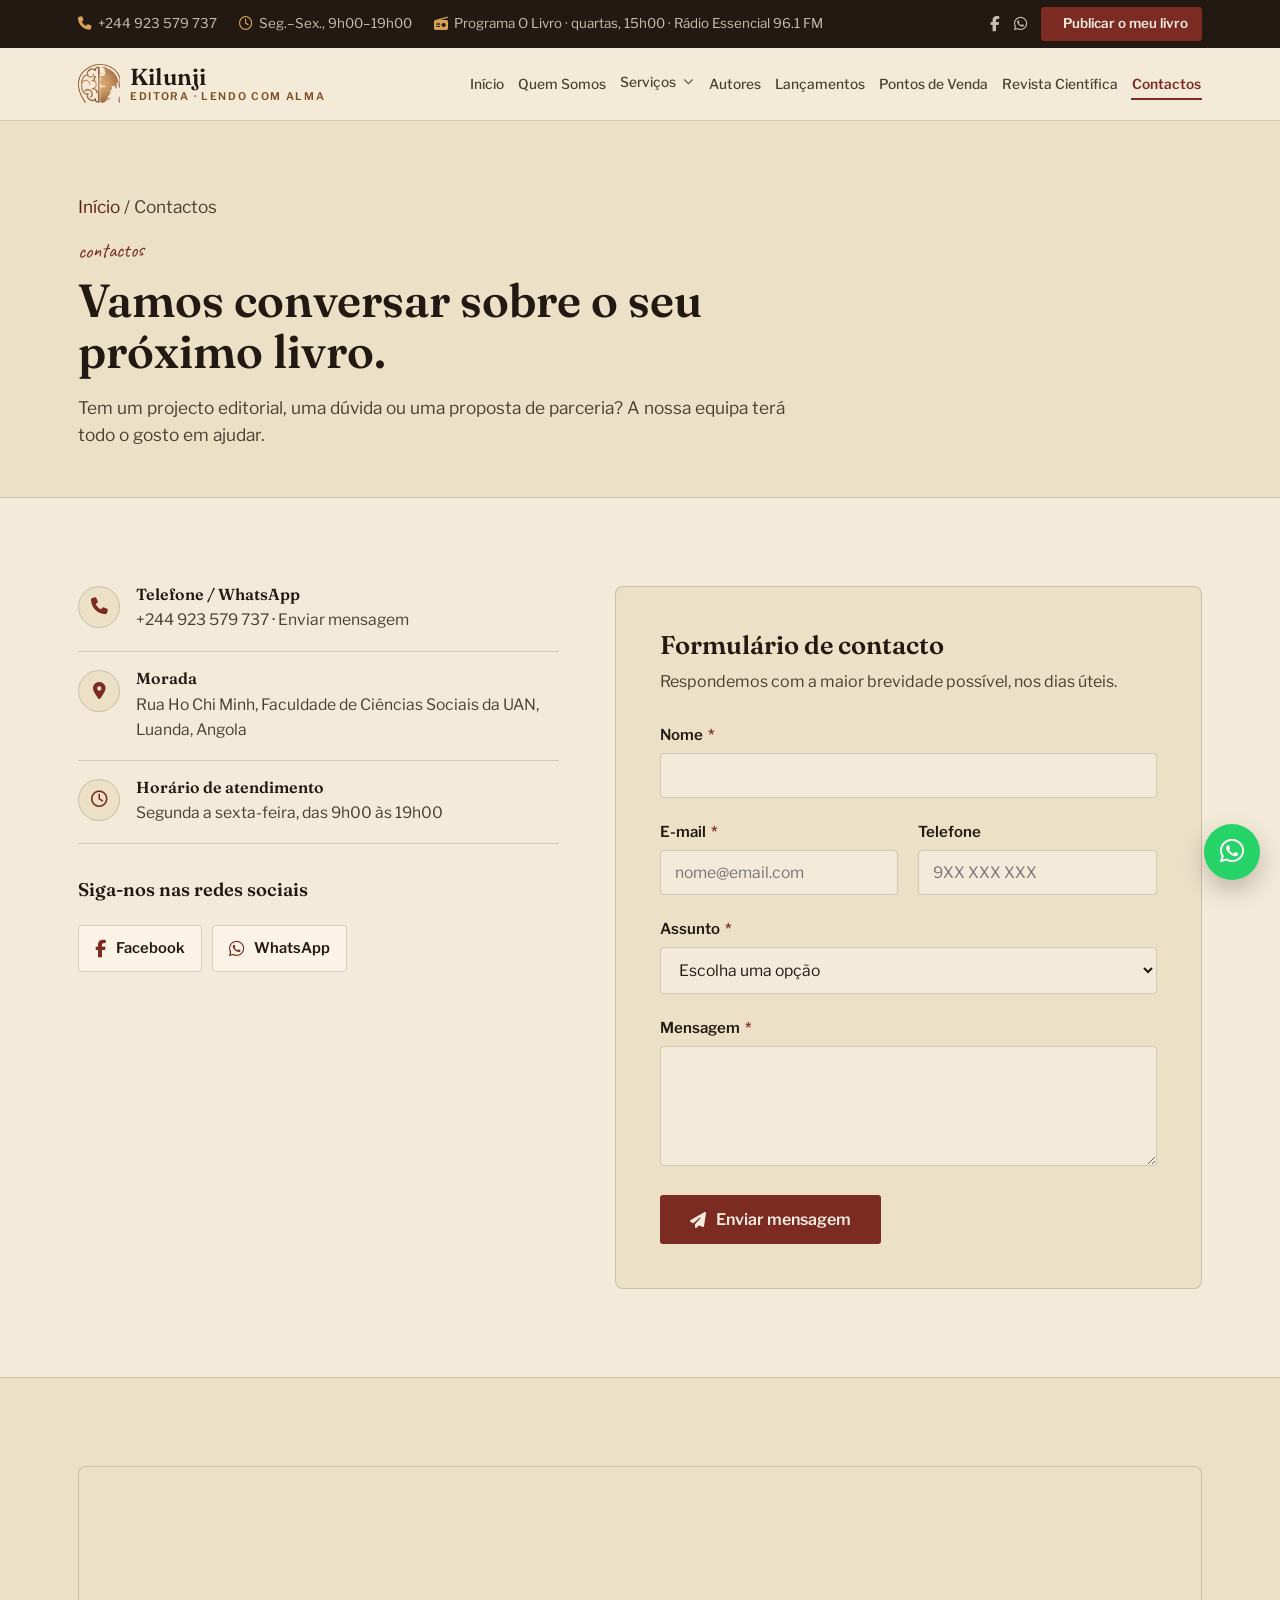
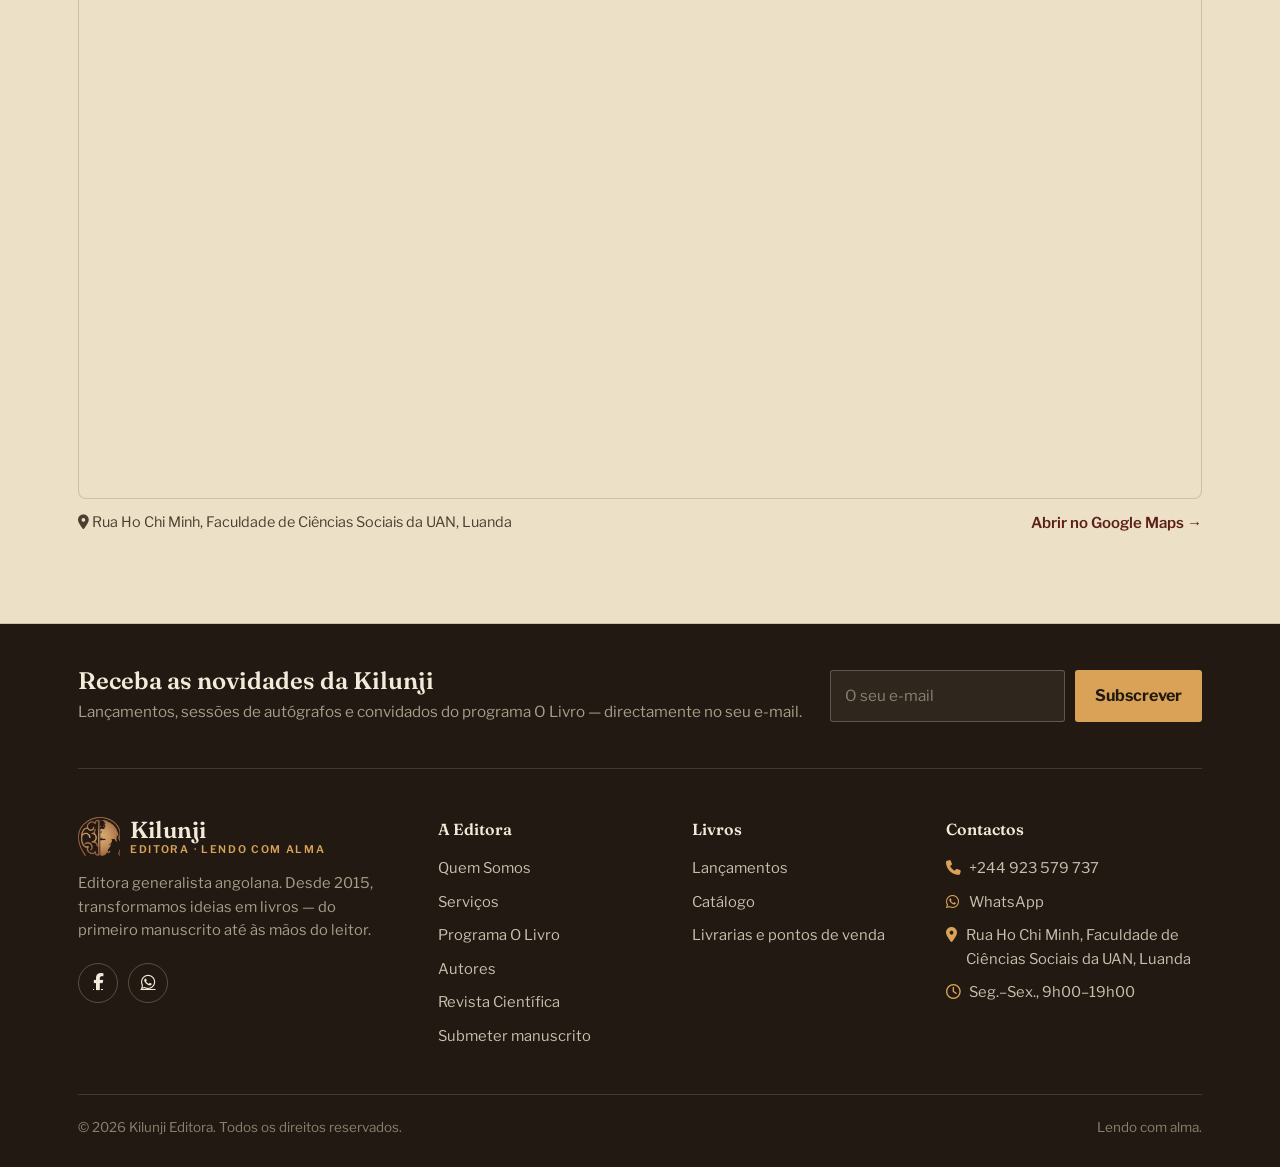
<file: contacto.html>
<!DOCTYPE html>
<html lang="pt-AO">
<head>
<meta charset="UTF-8">
<meta name="viewport" content="width=device-width, initial-scale=1.0">
<title>Contactos | Kilunji Editora</title>
<meta name="description" content="Fale com a Kilunji Editora: telefone e WhatsApp +244 923 579 737, Rua Ho Chi Minh, Faculdade de Ciências Sociais da UAN, Luanda. Seg.–Sex., 9h00–19h00.">
<meta name="theme-color" content="#221a12">
<meta property="og:type" content="website">
<meta property="og:site_name" content="Kilunji Editora">
<meta property="og:locale" content="pt_AO">
<meta property="og:title" content="Contactos | Kilunji Editora">
<meta property="og:description" content="Fale com a Kilunji Editora: telefone e WhatsApp +244 923 579 737, Rua Ho Chi Minh, Faculdade de Ciências Sociais da UAN, Luanda. Seg.–Sex., 9h00–19h00.">
<meta property="og:image" content="assets/img/logo-icon.png">
<link rel="icon" type="image/png" href="assets/img/favicon.png">
<link rel="preconnect" href="https://fonts.googleapis.com">
<link rel="preconnect" href="https://fonts.gstatic.com" crossorigin>
<link href="https://fonts.googleapis.com/css2?family=Fraunces:ital,opsz,wght@0,9..144,400;0,9..144,500;0,9..144,600;1,9..144,500&family=Libre+Franklin:wght@400;500;600;700&family=Caveat:wght@500;600&display=swap" rel="stylesheet">
<link rel="stylesheet" href="https://cdnjs.cloudflare.com/ajax/libs/font-awesome/6.5.2/css/all.min.css" referrerpolicy="no-referrer">
<link rel="stylesheet" href="assets/css/style.css">
</head>
<body>
<a class="skip-link" href="#conteudo">Saltar para o conteúdo</a>
<div class="topbar">
  <div class="topbar-inner">
    <div class="topbar-info">
      <a href="tel:+244923579737"><i class="fa-solid fa-phone" aria-hidden="true"></i> +244 923 579 737</a>
      <span><i class="fa-regular fa-clock" aria-hidden="true"></i> Seg.–Sex., 9h00–19h00</span>
      <a href="programa-o-livro.html"><i class="fa-solid fa-radio" aria-hidden="true"></i> Programa O Livro · quartas, 15h00 · Rádio Essencial 96.1 FM</a>
    </div>
    <div class="topbar-actions">
      <a href="https://www.facebook.com/share/19PNBQKD8v/?mibextid=wwXIfr" target="_blank" rel="noopener" aria-label="Facebook da Kilunji"><i class="fa-brands fa-facebook-f" aria-hidden="true"></i></a>
      <a href="https://wa.me/244923579737" target="_blank" rel="noopener" aria-label="WhatsApp da Kilunji"><i class="fa-brands fa-whatsapp" aria-hidden="true"></i></a>
      <a class="topbar-cta" href="submeter-livro.html"><i class="fa-solid fa-feather-pointer" aria-hidden="true"></i> Publicar o meu livro</a>
    </div>
  </div>
</div>
<header class="site-header">
  <nav class="nav" aria-label="Menu principal">
    <a href="index.html" class="brand" aria-label="Kilunji Editora — página inicial">
      <img class="brand-icon" src="assets/img/logo-icon.png" alt="" width="42" height="38">
      <span class="brand-text"><b>Kilunji</b><small>Editora · lendo com alma</small></span>
    </a>
    <ul class="nav-links" id="navLinks">
      <li><a href="index.html">Início</a></li>
      <li><a href="sobre.html">Quem Somos</a></li>
      <li class="has-sub">
        <a href="servicos.html">Serviços</a>
        <button type="button" class="sub-toggle" aria-expanded="false" aria-controls="sub-servicos" aria-label="Mostrar submenu de Serviços"><i class="fa-solid fa-chevron-down" aria-hidden="true"></i></button>
        <ul class="sub-menu" id="sub-servicos">
          <li><a href="servicos.html"><i class="fa-solid fa-layer-group" aria-hidden="true"></i><span>Todos os serviços<small>Edição, revisão, design, distribuição…</small></span></a></li>
          <li><a href="programa-o-livro.html"><i class="fa-solid fa-radio" aria-hidden="true"></i><span>Programa O Livro<small>Quartas, 15h00 · Rádio Essencial 96.1 FM</small></span></a></li>
        </ul>
      </li>
      <li><a href="autores.html">Autores</a></li>
      <li><a href="lancamentos.html">Lançamentos</a></li>
      <li><a href="livrarias.html">Pontos de Venda</a></li>
      <li><a href="revista.html">Revista Científica</a></li>
      <li><a href="contacto.html" class="active" aria-current="page">Contactos</a></li>
      <li class="mobile-cta"><a href="submeter-livro.html"><i class="fa-solid fa-feather-pointer" aria-hidden="true"></i> Publicar o meu livro</a></li>
    </ul>
    <button type="button" class="burger" id="burgerBtn" aria-label="Abrir menu" aria-expanded="false" aria-controls="navLinks">
      <i class="fa-solid fa-bars" aria-hidden="true"></i>
    </button>
  </nav>
</header>

<main id="conteudo">

  <div class="page-hero">
    <div class="wrap">
      <p class="breadcrumb"><a href="index.html">Início</a> / Contactos</p>
      <span class="kicker">contactos</span>
      <h1>Vamos conversar sobre o seu próximo livro.</h1>
      <p>Tem um projecto editorial, uma dúvida ou uma proposta de parceria? A nossa equipa terá todo o gosto em ajudar.</p>
    </div>
  </div>

  <section>
    <div class="wrap contacto-grid">
      <div>
        <div class="info-item">
          <div class="info-icon"><i class="fa-solid fa-phone" aria-hidden="true"></i></div>
          <div>
            <h4>Telefone / WhatsApp</h4>
            <a href="tel:+244923579737">+244 923 579 737</a> ·
            <a href="https://wa.me/244923579737" target="_blank" rel="noopener">Enviar mensagem</a>
          </div>
        </div>
        <!-- Acrescentar quando o e-mail institucional estiver definido:
        <div class="info-item">
          <div class="info-icon"><i class="fa-regular fa-envelope" aria-hidden="true"></i></div>
          <div>
            <h4>E-mail</h4>
            <a href="mailto:geral@...">geral@...</a>
          </div>
        </div>
        -->
        <div class="info-item">
          <div class="info-icon"><i class="fa-solid fa-location-dot" aria-hidden="true"></i></div>
          <div>
            <h4>Morada</h4>
            <p>Rua Ho Chi Minh, Faculdade de Ciências Sociais da UAN, Luanda, Angola</p>
          </div>
        </div>
        <div class="info-item">
          <div class="info-icon"><i class="fa-regular fa-clock" aria-hidden="true"></i></div>
          <div>
            <h4>Horário de atendimento</h4>
            <p>Segunda a sexta-feira, das 9h00 às 19h00</p>
          </div>
        </div>

        <h3 style="font-size:1.15rem; margin-top:36px;">Siga-nos nas redes sociais</h3>
        <div class="social-row">
          <a class="social-btn" href="https://www.facebook.com/share/19PNBQKD8v/?mibextid=wwXIfr" target="_blank" rel="noopener"><i class="fa-brands fa-facebook-f" aria-hidden="true"></i> Facebook</a>
          <a class="social-btn" href="https://wa.me/244923579737" target="_blank" rel="noopener"><i class="fa-brands fa-whatsapp" aria-hidden="true"></i> WhatsApp</a>
          <!-- Acrescentar quando os links estiverem disponíveis:
          <a class="social-btn" href="#" target="_blank" rel="noopener"><i class="fa-brands fa-instagram" aria-hidden="true"></i> Instagram</a>
          <a class="social-btn" href="#" target="_blank" rel="noopener"><i class="fa-brands fa-linkedin-in" aria-hidden="true"></i> LinkedIn</a>
          <a class="social-btn" href="#" target="_blank" rel="noopener"><i class="fa-brands fa-youtube" aria-hidden="true"></i> YouTube</a>
          <a class="social-btn" href="#" target="_blank" rel="noopener"><i class="fa-brands fa-spotify" aria-hidden="true"></i> O Livro no Spotify</a>
          -->
        </div>
      </div>

      <div class="form-card flush" id="formulario">
        <h2>Formulário de contacto</h2>
        <p class="intro">Respondemos com a maior brevidade possível, nos dias úteis.</p>
        <form action="https://formsubmit.co/wilsonvicentelucas@gmail.com" method="POST" data-next="obrigado.html?tipo=contacto">
          <input type="hidden" name="_subject" value="Nova mensagem pelo site — Kilunji">
          <input type="hidden" name="_template" value="table">
          <input type="hidden" name="_captcha" value="false">
          <input type="hidden" name="_next" value="obrigado.html?tipo=contacto">
          <input type="text" name="_honey" class="hp-field" tabindex="-1" autocomplete="off" aria-hidden="true">

          <div class="field">
            <label for="c_nome">Nome <span class="req">*</span></label>
            <input type="text" id="c_nome" name="Nome" required autocomplete="name">
          </div>
          <div class="field-row">
            <div class="field">
              <label for="c_email">E-mail <span class="req">*</span></label>
              <input type="email" id="c_email" name="E-mail" required autocomplete="email" placeholder="nome@email.com">
            </div>
            <div class="field">
              <label for="c_tel">Telefone</label>
              <input type="tel" id="c_tel" name="Telefone" autocomplete="tel" placeholder="9XX XXX XXX">
            </div>
          </div>
          <div class="field">
            <label for="assunto">Assunto <span class="req">*</span></label>
            <select id="assunto" name="Assunto" required>
              <option value="" disabled selected>Escolha uma opção</option>
              <option data-key="publicar">Publicar um livro</option>
              <option data-key="orcamento">Pedir orçamento</option>
              <option data-key="parcerias">Parcerias</option>
              <option data-key="ponto-de-venda">Ser ponto de venda</option>
              <option data-key="revista">Revista</option>
              <option data-key="programa">Programa O Livro</option>
              <option data-key="outro">Outro</option>
            </select>
          </div>
          <div class="field">
            <label for="c_msg">Mensagem <span class="req">*</span></label>
            <textarea id="c_msg" name="Mensagem" required></textarea>
          </div>
          <button type="submit" class="submit-btn"><i class="fa-solid fa-paper-plane" aria-hidden="true"></i> Enviar mensagem</button>
        </form>
      </div>
    </div>
  </section>

  <section class="section-alt" id="mapa">
    <div class="wrap">
      <div class="map-frame">
        <iframe
          src="https://www.google.com/maps?q=Faculdade%20de%20Ci%C3%AAncias%20Sociais%20Universidade%20Agostinho%20Neto%2C%20Luanda&output=embed"
          loading="lazy"
          referrerpolicy="no-referrer-when-downgrade"
          title="Mapa: Faculdade de Ciências Sociais da UAN, Luanda"></iframe>
      </div>
      <div class="map-caption">
        <span><i class="fa-solid fa-location-dot" aria-hidden="true"></i> Rua Ho Chi Minh, Faculdade de Ciências Sociais da UAN, Luanda</span>
        <a class="link-arrow" href="https://www.google.com/maps/search/?api=1&query=Faculdade+de+Ci%C3%AAncias+Sociais+Universidade+Agostinho+Neto+Luanda" target="_blank" rel="noopener">Abrir no Google Maps →</a>
      </div>
    </div>
  </section>

</main>

<footer class="site-footer">
  <div class="wrap">

    <div class="newsletter" id="novidades">
      <div class="newsletter-inner">
        <div>
          <h2>Receba as novidades da Kilunji</h2>
          <p>Lançamentos, sessões de autógrafos e convidados do programa O Livro — directamente no seu e-mail.</p>
        </div>
        <form action="https://formsubmit.co/wilsonvicentelucas@gmail.com" method="POST" data-next="obrigado.html?tipo=novidades">
          <input type="hidden" name="_subject" value="Nova subscrição de novidades — Kilunji">
          <input type="hidden" name="_template" value="table">
          <input type="hidden" name="_captcha" value="false">
          <input type="hidden" name="_next" value="obrigado.html?tipo=novidades">
          <input type="text" name="_honey" class="hp-field" tabindex="-1" autocomplete="off" aria-hidden="true">
          <label for="newsletterEmail" class="visually-hidden">O seu e-mail</label>
          <input type="email" id="newsletterEmail" name="E-mail para novidades" required placeholder="O seu e-mail">
          <button type="submit">Subscrever</button>
        </form>
      </div>
    </div>

    <div class="foot-grid">
      <div class="foot-brand">
        <a href="index.html" class="brand" aria-label="Kilunji Editora — página inicial">
          <img class="brand-icon" src="assets/img/logo-icon.png" alt="" width="42" height="38">
          <span class="brand-text"><b>Kilunji</b><small>Editora · lendo com alma</small></span>
        </a>
        <p>Editora generalista angolana. Desde 2015, transformamos ideias em livros — do primeiro manuscrito até às mãos do leitor.</p>
        <div class="foot-social">
          <a href="https://www.facebook.com/share/19PNBQKD8v/?mibextid=wwXIfr" target="_blank" rel="noopener" aria-label="Facebook da Kilunji"><i class="fa-brands fa-facebook-f"></i></a>
          <a href="https://wa.me/244923579737" target="_blank" rel="noopener" aria-label="WhatsApp da Kilunji"><i class="fa-brands fa-whatsapp"></i></a>
          <!-- Acrescentar quando os links estiverem disponíveis:
          <a href="#" target="_blank" rel="noopener" aria-label="Instagram da Kilunji"><i class="fa-brands fa-instagram"></i></a>
          <a href="#" target="_blank" rel="noopener" aria-label="LinkedIn da Kilunji"><i class="fa-brands fa-linkedin-in"></i></a>
          <a href="#" target="_blank" rel="noopener" aria-label="Programa O Livro no YouTube"><i class="fa-brands fa-youtube"></i></a>
          <a href="#" target="_blank" rel="noopener" aria-label="Programa O Livro no Spotify"><i class="fa-brands fa-spotify"></i></a>
          -->
        </div>
      </div>
      <div>
        <h5>A Editora</h5>
        <ul>
          <li><a href="sobre.html">Quem Somos</a></li>
          <li><a href="servicos.html">Serviços</a></li>
          <li><a href="programa-o-livro.html">Programa O Livro</a></li>
          <li><a href="autores.html">Autores</a></li>
          <li><a href="revista.html">Revista Científica</a></li>
          <li><a href="submeter-livro.html">Submeter manuscrito</a></li>
        </ul>
      </div>
      <div>
        <h5>Livros</h5>
        <ul>
          <li><a href="lancamentos.html">Lançamentos</a></li>
          <li><a href="catalogo.html">Catálogo</a></li>
          <li><a href="livrarias.html">Livrarias e pontos de venda</a></li>
        </ul>
      </div>
      <div>
        <h5>Contactos</h5>
        <ul class="contact-list">
          <li><a href="tel:+244923579737"><i class="fa-solid fa-phone"></i> +244 923 579 737</a></li>
          <li><a href="https://wa.me/244923579737" target="_blank" rel="noopener"><i class="fa-brands fa-whatsapp"></i> WhatsApp</a></li>
          <li><a href="contacto.html#mapa"><i class="fa-solid fa-location-dot"></i> Rua Ho Chi Minh, Faculdade de Ciências Sociais da UAN, Luanda</a></li>
          <li><a href="contacto.html"><i class="fa-regular fa-clock"></i> Seg.–Sex., 9h00–19h00</a></li>
        </ul>
      </div>
    </div>
    <div class="foot-bottom">
      <span>© <span data-year>2026</span> Kilunji Editora. Todos os direitos reservados.</span>
      <span>Lendo com alma.</span>
    </div>
  </div>
</footer>

<a class="wa-float" href="https://wa.me/244923579737" target="_blank" rel="noopener" aria-label="Falar connosco pelo WhatsApp"><i class="fa-brands fa-whatsapp"></i></a>

<script src="assets/js/main.js" defer></script>
</body>
</html>
</file>
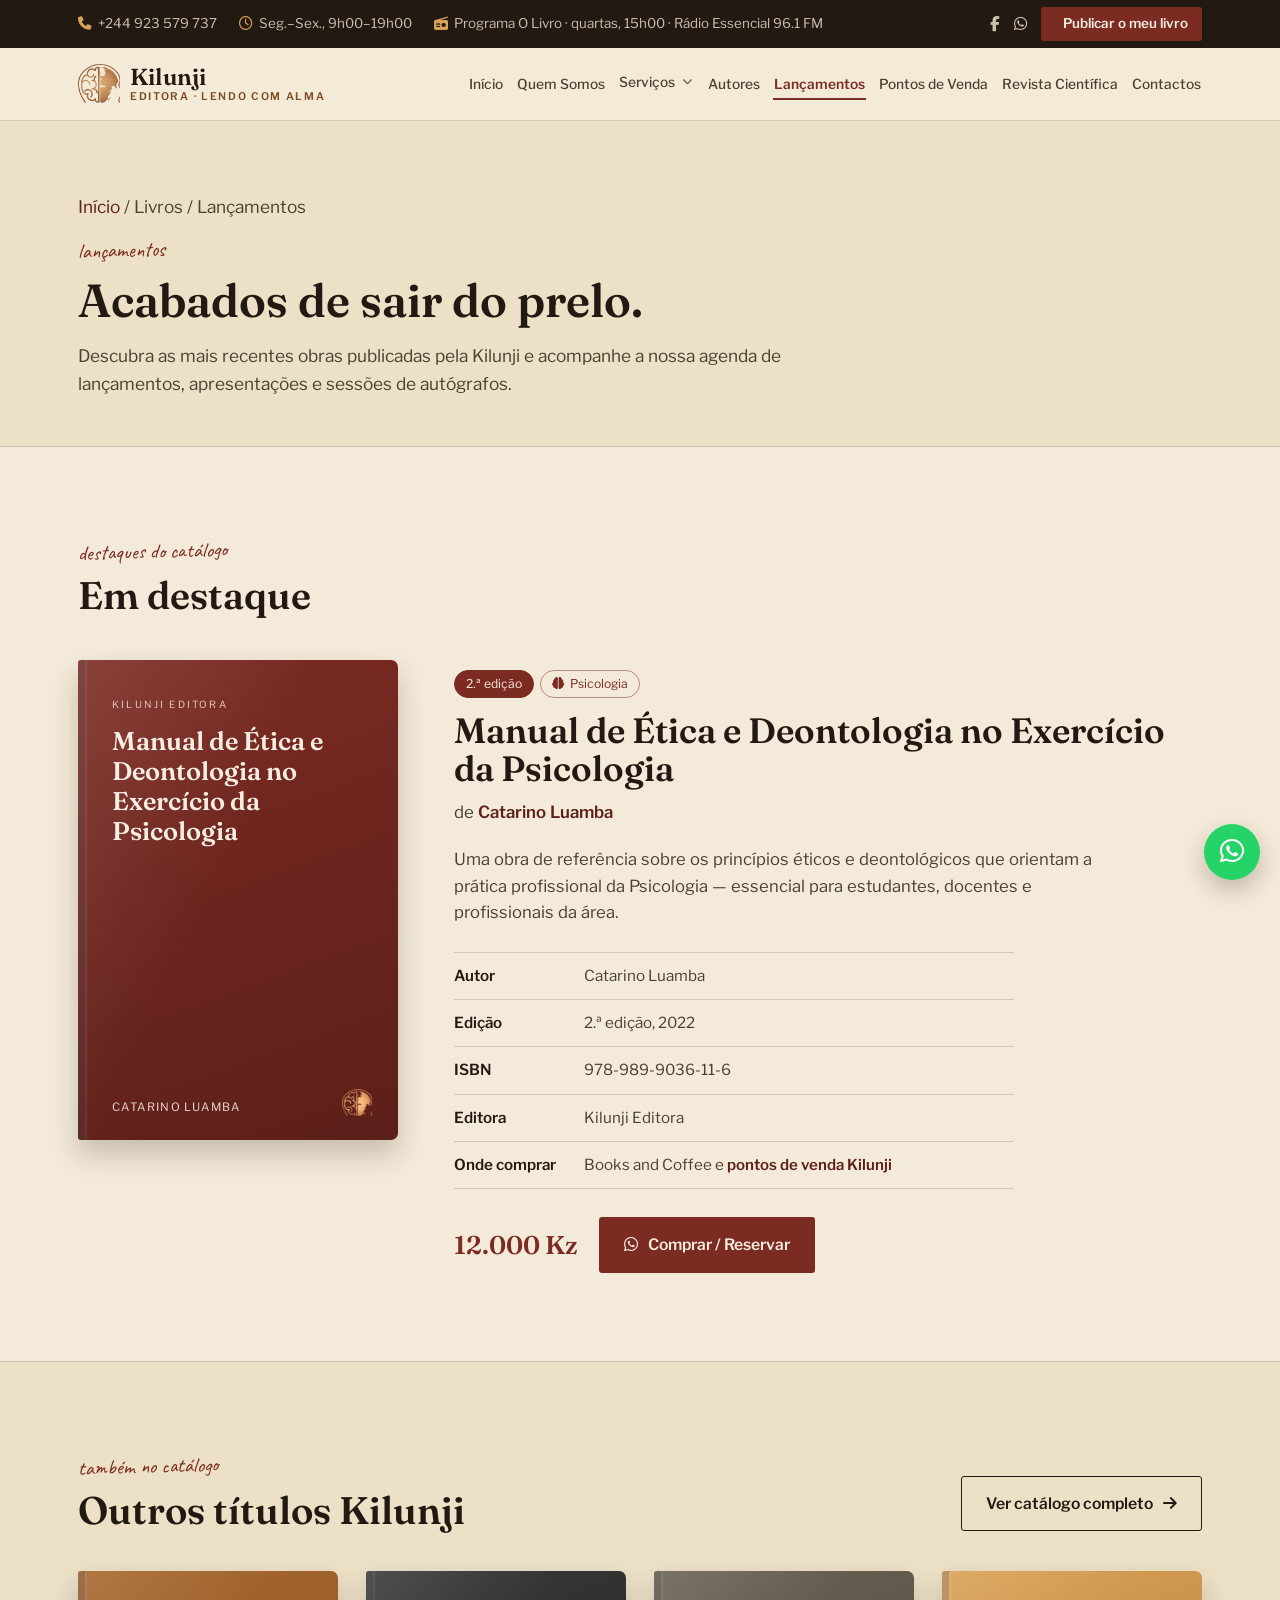
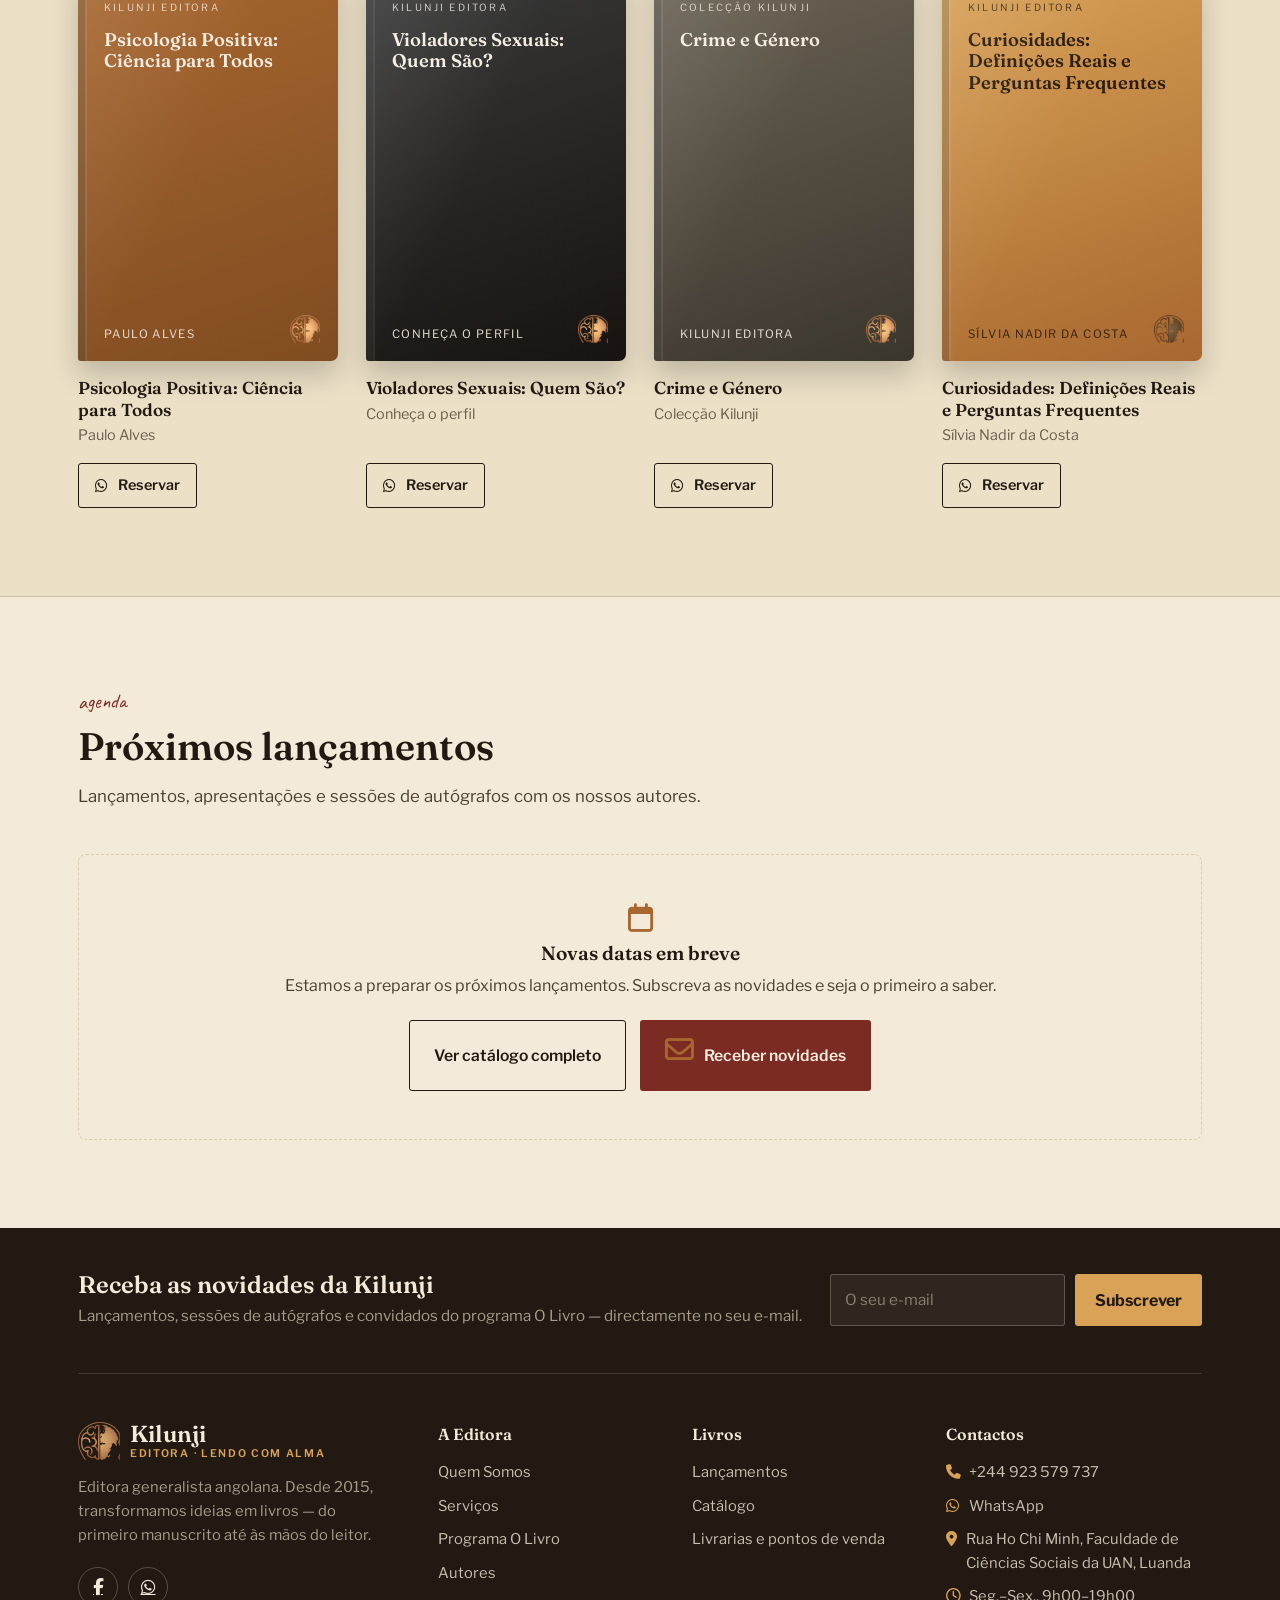
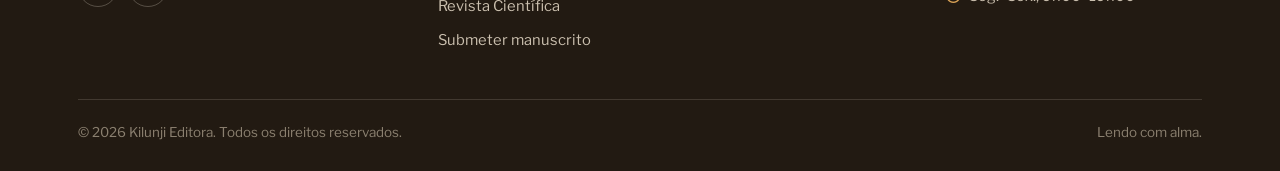
<file: lancamentos.html>
<!DOCTYPE html>
<html lang="pt-AO">
<head>
<meta charset="UTF-8">
<meta name="viewport" content="width=device-width, initial-scale=1.0">
<title>Lançamentos | Kilunji Editora</title>
<meta name="description" content="As mais recentes obras publicadas pela Kilunji Editora e a agenda de lançamentos, apresentações e sessões de autógrafos.">
<meta name="theme-color" content="#221a12">
<meta property="og:type" content="website">
<meta property="og:site_name" content="Kilunji Editora">
<meta property="og:locale" content="pt_AO">
<meta property="og:title" content="Lançamentos | Kilunji Editora">
<meta property="og:description" content="As mais recentes obras publicadas pela Kilunji Editora e a agenda de lançamentos, apresentações e sessões de autógrafos.">
<meta property="og:image" content="assets/img/logo-icon.png">
<link rel="icon" type="image/png" href="assets/img/favicon.png">
<link rel="preconnect" href="https://fonts.googleapis.com">
<link rel="preconnect" href="https://fonts.gstatic.com" crossorigin>
<link href="https://fonts.googleapis.com/css2?family=Fraunces:ital,opsz,wght@0,9..144,400;0,9..144,500;0,9..144,600;1,9..144,500&family=Libre+Franklin:wght@400;500;600;700&family=Caveat:wght@500;600&display=swap" rel="stylesheet">
<link rel="stylesheet" href="https://cdnjs.cloudflare.com/ajax/libs/font-awesome/6.5.2/css/all.min.css" referrerpolicy="no-referrer">
<link rel="stylesheet" href="assets/css/style.css">
</head>
<body>
<a class="skip-link" href="#conteudo">Saltar para o conteúdo</a>
<div class="topbar">
  <div class="topbar-inner">
    <div class="topbar-info">
      <a href="tel:+244923579737"><i class="fa-solid fa-phone" aria-hidden="true"></i> +244 923 579 737</a>
      <span><i class="fa-regular fa-clock" aria-hidden="true"></i> Seg.–Sex., 9h00–19h00</span>
      <a href="programa-o-livro.html"><i class="fa-solid fa-radio" aria-hidden="true"></i> Programa O Livro · quartas, 15h00 · Rádio Essencial 96.1 FM</a>
    </div>
    <div class="topbar-actions">
      <a href="https://www.facebook.com/share/19PNBQKD8v/?mibextid=wwXIfr" target="_blank" rel="noopener" aria-label="Facebook da Kilunji"><i class="fa-brands fa-facebook-f" aria-hidden="true"></i></a>
      <a href="https://wa.me/244923579737" target="_blank" rel="noopener" aria-label="WhatsApp da Kilunji"><i class="fa-brands fa-whatsapp" aria-hidden="true"></i></a>
      <a class="topbar-cta" href="submeter-livro.html"><i class="fa-solid fa-feather-pointer" aria-hidden="true"></i> Publicar o meu livro</a>
    </div>
  </div>
</div>
<header class="site-header">
  <nav class="nav" aria-label="Menu principal">
    <a href="index.html" class="brand" aria-label="Kilunji Editora — página inicial">
      <img class="brand-icon" src="assets/img/logo-icon.png" alt="" width="42" height="38">
      <span class="brand-text"><b>Kilunji</b><small>Editora · lendo com alma</small></span>
    </a>
    <ul class="nav-links" id="navLinks">
      <li><a href="index.html">Início</a></li>
      <li><a href="sobre.html">Quem Somos</a></li>
      <li class="has-sub">
        <a href="servicos.html">Serviços</a>
        <button type="button" class="sub-toggle" aria-expanded="false" aria-controls="sub-servicos" aria-label="Mostrar submenu de Serviços"><i class="fa-solid fa-chevron-down" aria-hidden="true"></i></button>
        <ul class="sub-menu" id="sub-servicos">
          <li><a href="servicos.html"><i class="fa-solid fa-layer-group" aria-hidden="true"></i><span>Todos os serviços<small>Edição, revisão, design, distribuição…</small></span></a></li>
          <li><a href="programa-o-livro.html"><i class="fa-solid fa-radio" aria-hidden="true"></i><span>Programa O Livro<small>Quartas, 15h00 · Rádio Essencial 96.1 FM</small></span></a></li>
        </ul>
      </li>
      <li><a href="autores.html">Autores</a></li>
      <li><a href="lancamentos.html" class="active" aria-current="page">Lançamentos</a></li>
      <li><a href="livrarias.html">Pontos de Venda</a></li>
      <li><a href="revista.html">Revista Científica</a></li>
      <li><a href="contacto.html">Contactos</a></li>
      <li class="mobile-cta"><a href="submeter-livro.html"><i class="fa-solid fa-feather-pointer" aria-hidden="true"></i> Publicar o meu livro</a></li>
    </ul>
    <button type="button" class="burger" id="burgerBtn" aria-label="Abrir menu" aria-expanded="false" aria-controls="navLinks">
      <i class="fa-solid fa-bars" aria-hidden="true"></i>
    </button>
  </nav>
</header>

<main id="conteudo">

  <div class="page-hero">
    <div class="wrap">
      <p class="breadcrumb"><a href="index.html">Início</a> / Livros / Lançamentos</p>
      <span class="kicker">lançamentos</span>
      <h1>Acabados de sair do prelo.</h1>
      <p>Descubra as mais recentes obras publicadas pela Kilunji e acompanhe a nossa agenda de lançamentos, apresentações e sessões de autógrafos.</p>
    </div>
  </div>

  <!-- DESTAQUE -->
  <section>
    <div class="wrap">
      <div class="section-head">
        <span class="kicker">destaques do catálogo</span>
        <h2>Em destaque</h2>
      </div>

      <article class="featured" itemscope itemtype="https://schema.org/Book">
        <div class="cover c-wine lg" aria-hidden="true">
          <div><span class="c-collection">Kilunji Editora</span><div class="c-title">Manual de Ética e Deontologia no Exercício da Psicologia</div></div>
          <div class="c-foot"><span class="c-author">Catarino Luamba</span><img class="c-mark" src="assets/img/logo-icon.png" alt=""></div>
        </div>
        <div>
          <div class="book-tags"><span class="tag-pill new">2.ª edição</span><span class="tag-pill"><i class="fa-solid fa-brain" aria-hidden="true"></i> Psicologia</span></div>
          <h2 class="title" style="margin-top:14px;" itemprop="name">Manual de Ética e Deontologia no Exercício da Psicologia</h2>
          <p class="by">de <a href="autores.html#catarino-luamba"><span itemprop="author">Catarino Luamba</span></a></p>
          <p class="synopsis" itemprop="description">Uma obra de referência sobre os princípios éticos e deontológicos que orientam a prática profissional da Psicologia — essencial para estudantes, docentes e profissionais da área.</p>

          <dl class="spec">
            <dt>Autor</dt><dd>Catarino Luamba</dd>
            <dt>Edição</dt><dd itemprop="bookEdition">2.ª edição, 2022</dd>
            <dt>ISBN</dt><dd itemprop="isbn">978-989-9036-11-6</dd>
            <dt>Editora</dt><dd itemprop="publisher">Kilunji Editora</dd>
            <dt>Onde comprar</dt><dd>Books and Coffee e <a class="link-arrow" href="livrarias.html">pontos de venda Kilunji</a></dd>
          </dl>

          <div class="price-row">
            <span class="price">12.000 Kz</span>
            <a class="btn btn-wine" href="https://wa.me/244923579737" data-reserve="Manual de Ética e Deontologia no Exercício da Psicologia — Catarino Luamba (ISBN 978-989-9036-11-6)"><i class="fa-brands fa-whatsapp" aria-hidden="true"></i> Comprar / Reservar</a>
          </div>
        </div>
      </article>
    </div>
  </section>

  <!-- OUTROS TÍTULOS -->
  <section class="section-alt">
    <div class="wrap">
      <div class="section-head-row">
        <div class="section-head">
          <span class="kicker">também no catálogo</span>
          <h2>Outros títulos Kilunji</h2>
        </div>
        <a class="btn btn-ghost" href="catalogo.html">Ver catálogo completo <i class="fa-solid fa-arrow-right" aria-hidden="true"></i></a>
      </div>
      <div class="book-grid">
        <article class="book-card">
          <div class="cover c-bronze" aria-hidden="true">
            <div><span class="c-collection">Kilunji Editora</span><div class="c-title">Psicologia Positiva: Ciência para Todos</div></div>
            <div class="c-foot"><span class="c-author">Paulo Alves</span><img class="c-mark" src="assets/img/logo-icon.png" alt=""></div>
          </div>
          <div class="book-info">
            <h3>Psicologia Positiva: Ciência para Todos</h3>
            <p class="author">Paulo Alves</p>
          </div>
          <div class="book-actions"><a class="btn btn-ghost btn-sm" href="https://wa.me/244923579737" data-reserve="Psicologia Positiva: Ciência para Todos — Paulo Alves"><i class="fa-brands fa-whatsapp" aria-hidden="true"></i> Reservar</a></div>
        </article>
        <article class="book-card">
          <div class="cover c-ink" aria-hidden="true">
            <div><span class="c-collection">Kilunji Editora</span><div class="c-title">Violadores Sexuais: Quem São?</div></div>
            <div class="c-foot"><span class="c-author">Conheça o perfil</span><img class="c-mark" src="assets/img/logo-icon.png" alt=""></div>
          </div>
          <div class="book-info">
            <h3>Violadores Sexuais: Quem São?</h3>
            <p class="author">Conheça o perfil</p>
          </div>
          <div class="book-actions"><a class="btn btn-ghost btn-sm" href="https://wa.me/244923579737" data-reserve="Violadores Sexuais: Quem São?"><i class="fa-brands fa-whatsapp" aria-hidden="true"></i> Reservar</a></div>
        </article>
        <article class="book-card">
          <div class="cover c-slate" aria-hidden="true">
            <div><span class="c-collection">Colecção Kilunji</span><div class="c-title">Crime e Género</div></div>
            <div class="c-foot"><span class="c-author">Kilunji Editora</span><img class="c-mark" src="assets/img/logo-icon.png" alt=""></div>
          </div>
          <div class="book-info">
            <h3>Crime e Género</h3>
            <p class="author">Colecção Kilunji</p>
          </div>
          <div class="book-actions"><a class="btn btn-ghost btn-sm" href="https://wa.me/244923579737" data-reserve="Crime e Género"><i class="fa-brands fa-whatsapp" aria-hidden="true"></i> Reservar</a></div>
        </article>
        <article class="book-card">
          <div class="cover c-gold" aria-hidden="true">
            <div><span class="c-collection">Kilunji Editora</span><div class="c-title">Curiosidades: Definições Reais e Perguntas Frequentes</div></div>
            <div class="c-foot"><span class="c-author">Sílvia Nadir da Costa</span><img class="c-mark" src="assets/img/logo-icon.png" alt=""></div>
          </div>
          <div class="book-info">
            <h3>Curiosidades: Definições Reais e Perguntas Frequentes</h3>
            <p class="author">Sílvia Nadir da Costa</p>
          </div>
          <div class="book-actions"><a class="btn btn-ghost btn-sm" href="https://wa.me/244923579737" data-reserve="Curiosidades: Definições Reais e Perguntas Frequentes — Sílvia Nadir da Costa"><i class="fa-brands fa-whatsapp" aria-hidden="true"></i> Reservar</a></div>
        </article>
      </div>
    </div>
  </section>

  <!-- PRÓXIMOS LANÇAMENTOS -->
  <section id="agenda">
    <div class="wrap">
      <div class="section-head">
        <span class="kicker">agenda</span>
        <h2>Próximos lançamentos</h2>
        <p>Lançamentos, apresentações e sessões de autógrafos com os nossos autores.</p>
      </div>

      <!--
        Para anunciar um lançamento, substitua o bloco "empty-state" abaixo por linhas como esta:
        <div class="agenda">
          <div class="agenda-row">
            <div class="agenda-date"><b>15</b><span>Dez 2026</span></div>
            <div><h3>Título da obra</h3><p class="muted">Autor · Local do lançamento</p></div>
            <a class="btn btn-ghost btn-sm" href="https://wa.me/244923579737" data-reserve="Título da obra">Reservar lugar</a>
          </div>
        </div>
      -->
      <div class="empty-state">
        <i class="fa-regular fa-calendar" aria-hidden="true"></i>
        <h3>Novas datas em breve</h3>
        <p>Estamos a preparar os próximos lançamentos. Subscreva as novidades e seja o primeiro a saber.</p>
        <div class="btn-actions">
          <a class="btn btn-ghost" href="catalogo.html">Ver catálogo completo</a>
          <a class="btn btn-wine" href="#novidades"><i class="fa-regular fa-envelope" aria-hidden="true"></i> Receber novidades</a>
        </div>
      </div>
    </div>
  </section>

</main>

<footer class="site-footer">
  <div class="wrap">

    <div class="newsletter" id="novidades">
      <div class="newsletter-inner">
        <div>
          <h2>Receba as novidades da Kilunji</h2>
          <p>Lançamentos, sessões de autógrafos e convidados do programa O Livro — directamente no seu e-mail.</p>
        </div>
        <form action="https://formsubmit.co/wilsonvicentelucas@gmail.com" method="POST" data-next="obrigado.html?tipo=novidades">
          <input type="hidden" name="_subject" value="Nova subscrição de novidades — Kilunji">
          <input type="hidden" name="_template" value="table">
          <input type="hidden" name="_captcha" value="false">
          <input type="hidden" name="_next" value="obrigado.html?tipo=novidades">
          <input type="text" name="_honey" class="hp-field" tabindex="-1" autocomplete="off" aria-hidden="true">
          <label for="newsletterEmail" class="visually-hidden">O seu e-mail</label>
          <input type="email" id="newsletterEmail" name="E-mail para novidades" required placeholder="O seu e-mail">
          <button type="submit">Subscrever</button>
        </form>
      </div>
    </div>

    <div class="foot-grid">
      <div class="foot-brand">
        <a href="index.html" class="brand" aria-label="Kilunji Editora — página inicial">
          <img class="brand-icon" src="assets/img/logo-icon.png" alt="" width="42" height="38">
          <span class="brand-text"><b>Kilunji</b><small>Editora · lendo com alma</small></span>
        </a>
        <p>Editora generalista angolana. Desde 2015, transformamos ideias em livros — do primeiro manuscrito até às mãos do leitor.</p>
        <div class="foot-social">
          <a href="https://www.facebook.com/share/19PNBQKD8v/?mibextid=wwXIfr" target="_blank" rel="noopener" aria-label="Facebook da Kilunji"><i class="fa-brands fa-facebook-f"></i></a>
          <a href="https://wa.me/244923579737" target="_blank" rel="noopener" aria-label="WhatsApp da Kilunji"><i class="fa-brands fa-whatsapp"></i></a>
          <!-- Acrescentar quando os links estiverem disponíveis:
          <a href="#" target="_blank" rel="noopener" aria-label="Instagram da Kilunji"><i class="fa-brands fa-instagram"></i></a>
          <a href="#" target="_blank" rel="noopener" aria-label="LinkedIn da Kilunji"><i class="fa-brands fa-linkedin-in"></i></a>
          <a href="#" target="_blank" rel="noopener" aria-label="Programa O Livro no YouTube"><i class="fa-brands fa-youtube"></i></a>
          <a href="#" target="_blank" rel="noopener" aria-label="Programa O Livro no Spotify"><i class="fa-brands fa-spotify"></i></a>
          -->
        </div>
      </div>
      <div>
        <h5>A Editora</h5>
        <ul>
          <li><a href="sobre.html">Quem Somos</a></li>
          <li><a href="servicos.html">Serviços</a></li>
          <li><a href="programa-o-livro.html">Programa O Livro</a></li>
          <li><a href="autores.html">Autores</a></li>
          <li><a href="revista.html">Revista Científica</a></li>
          <li><a href="submeter-livro.html">Submeter manuscrito</a></li>
        </ul>
      </div>
      <div>
        <h5>Livros</h5>
        <ul>
          <li><a href="lancamentos.html">Lançamentos</a></li>
          <li><a href="catalogo.html">Catálogo</a></li>
          <li><a href="livrarias.html">Livrarias e pontos de venda</a></li>
        </ul>
      </div>
      <div>
        <h5>Contactos</h5>
        <ul class="contact-list">
          <li><a href="tel:+244923579737"><i class="fa-solid fa-phone"></i> +244 923 579 737</a></li>
          <li><a href="https://wa.me/244923579737" target="_blank" rel="noopener"><i class="fa-brands fa-whatsapp"></i> WhatsApp</a></li>
          <li><a href="contacto.html#mapa"><i class="fa-solid fa-location-dot"></i> Rua Ho Chi Minh, Faculdade de Ciências Sociais da UAN, Luanda</a></li>
          <li><a href="contacto.html"><i class="fa-regular fa-clock"></i> Seg.–Sex., 9h00–19h00</a></li>
        </ul>
      </div>
    </div>
    <div class="foot-bottom">
      <span>© <span data-year>2026</span> Kilunji Editora. Todos os direitos reservados.</span>
      <span>Lendo com alma.</span>
    </div>
  </div>
</footer>

<a class="wa-float" href="https://wa.me/244923579737" target="_blank" rel="noopener" aria-label="Falar connosco pelo WhatsApp"><i class="fa-brands fa-whatsapp"></i></a>

<script src="assets/js/main.js" defer></script>
</body>
</html>
</file>
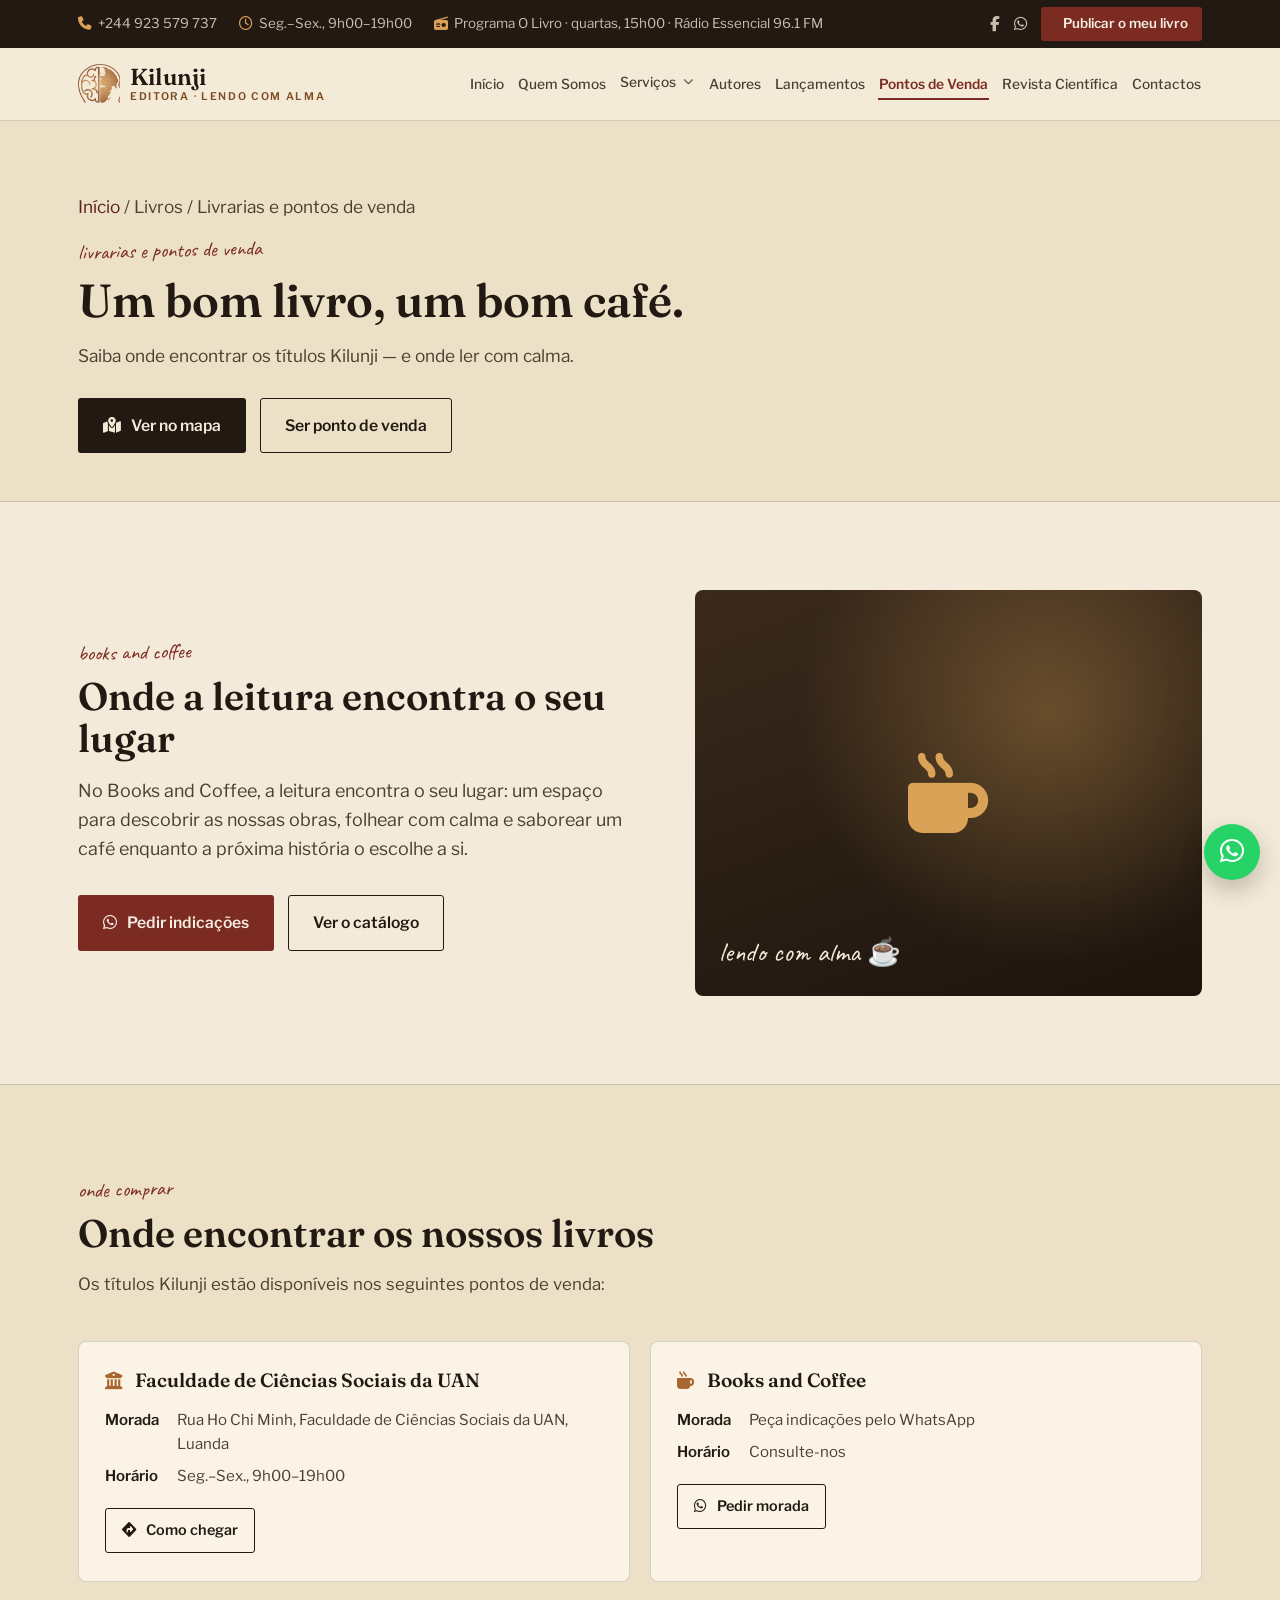
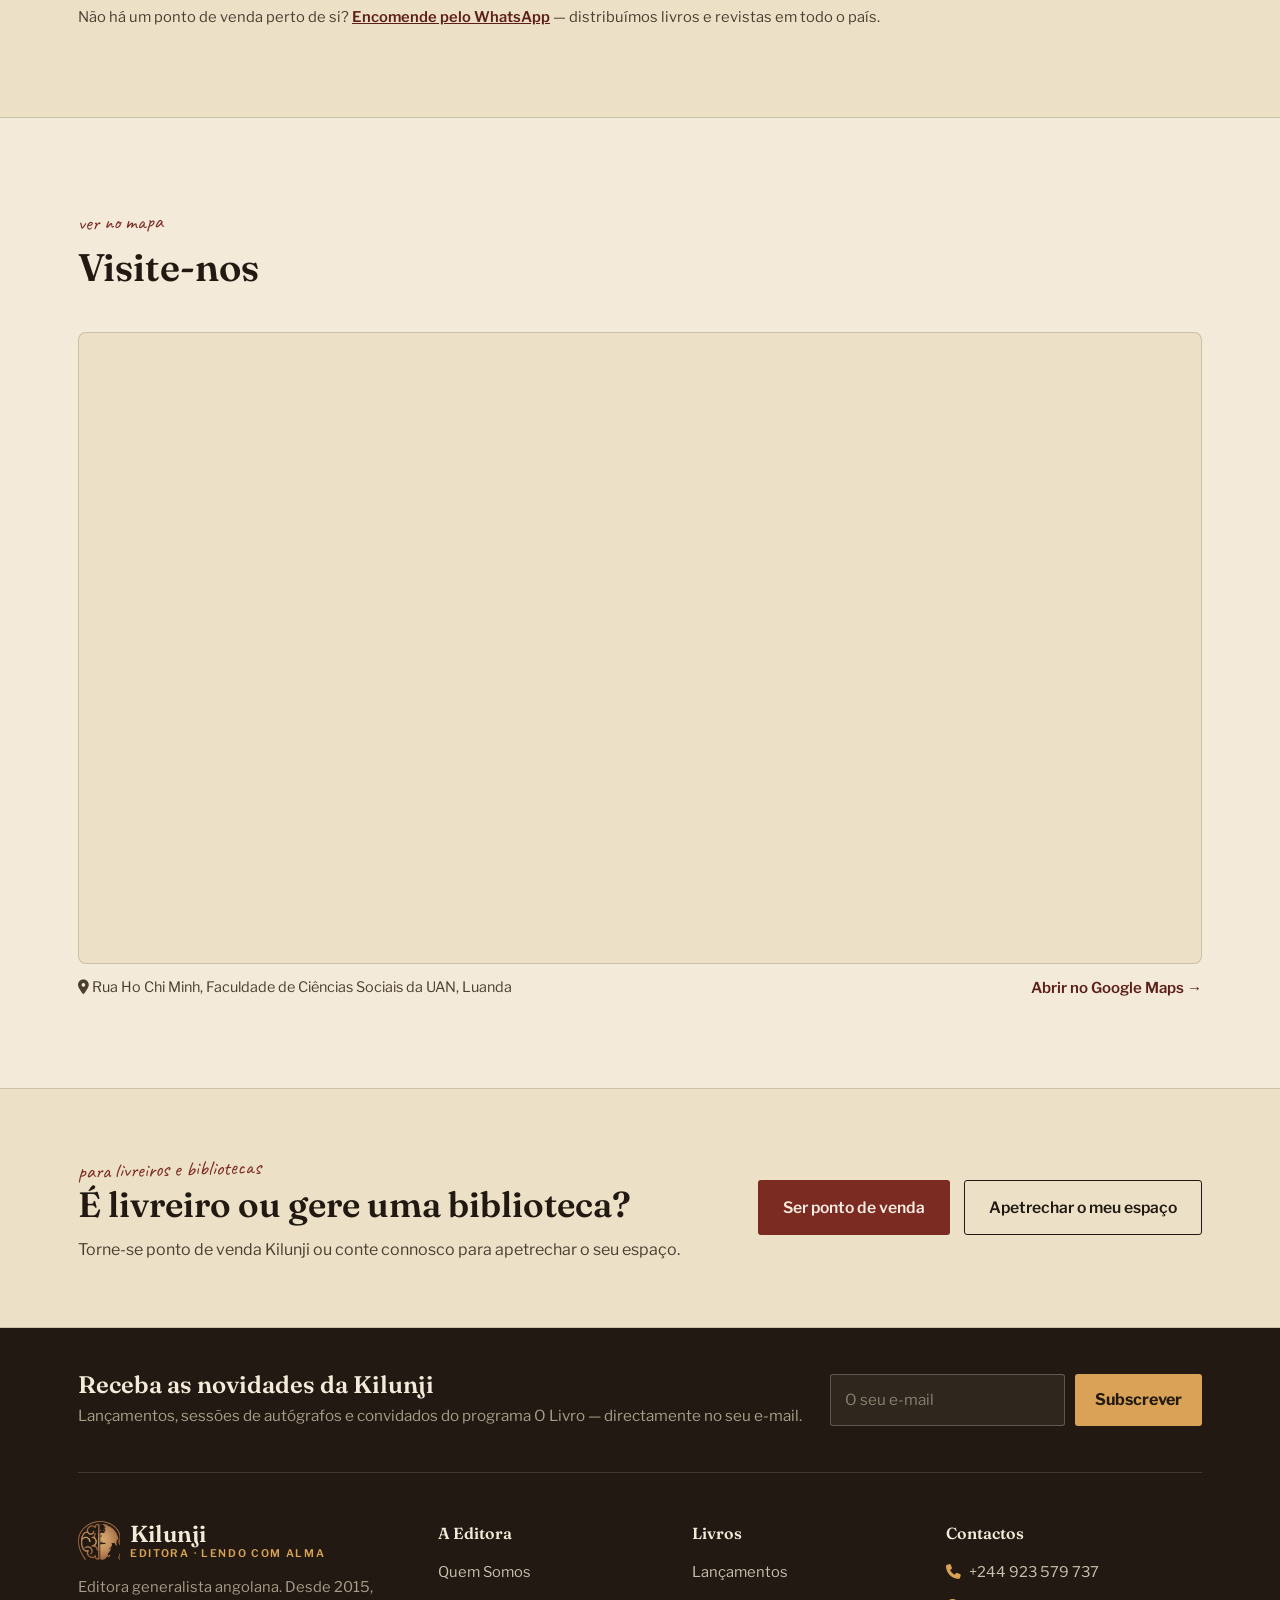
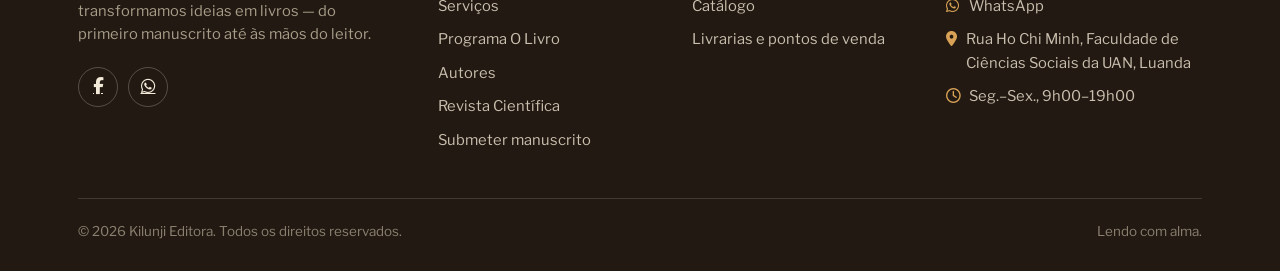
<file: livrarias.html>
<!DOCTYPE html>
<html lang="pt-AO">
<head>
<meta charset="UTF-8">
<meta name="viewport" content="width=device-width, initial-scale=1.0">
<title>Livrarias e Pontos de Venda | Kilunji Editora</title>
<meta name="description" content="Onde comprar os livros da Kilunji: Books and Coffee, Faculdade de Ciências Sociais da UAN e pontos de venda parceiros em Angola.">
<meta name="theme-color" content="#221a12">
<meta property="og:type" content="website">
<meta property="og:site_name" content="Kilunji Editora">
<meta property="og:locale" content="pt_AO">
<meta property="og:title" content="Livrarias e Pontos de Venda | Kilunji Editora">
<meta property="og:description" content="Onde comprar os livros da Kilunji: Books and Coffee, Faculdade de Ciências Sociais da UAN e pontos de venda parceiros em Angola.">
<meta property="og:image" content="assets/img/logo-icon.png">
<link rel="icon" type="image/png" href="assets/img/favicon.png">
<link rel="preconnect" href="https://fonts.googleapis.com">
<link rel="preconnect" href="https://fonts.gstatic.com" crossorigin>
<link href="https://fonts.googleapis.com/css2?family=Fraunces:ital,opsz,wght@0,9..144,400;0,9..144,500;0,9..144,600;1,9..144,500&family=Libre+Franklin:wght@400;500;600;700&family=Caveat:wght@500;600&display=swap" rel="stylesheet">
<link rel="stylesheet" href="https://cdnjs.cloudflare.com/ajax/libs/font-awesome/6.5.2/css/all.min.css" referrerpolicy="no-referrer">
<link rel="stylesheet" href="assets/css/style.css">
</head>
<body>
<a class="skip-link" href="#conteudo">Saltar para o conteúdo</a>
<div class="topbar">
  <div class="topbar-inner">
    <div class="topbar-info">
      <a href="tel:+244923579737"><i class="fa-solid fa-phone" aria-hidden="true"></i> +244 923 579 737</a>
      <span><i class="fa-regular fa-clock" aria-hidden="true"></i> Seg.–Sex., 9h00–19h00</span>
      <a href="programa-o-livro.html"><i class="fa-solid fa-radio" aria-hidden="true"></i> Programa O Livro · quartas, 15h00 · Rádio Essencial 96.1 FM</a>
    </div>
    <div class="topbar-actions">
      <a href="https://www.facebook.com/share/19PNBQKD8v/?mibextid=wwXIfr" target="_blank" rel="noopener" aria-label="Facebook da Kilunji"><i class="fa-brands fa-facebook-f" aria-hidden="true"></i></a>
      <a href="https://wa.me/244923579737" target="_blank" rel="noopener" aria-label="WhatsApp da Kilunji"><i class="fa-brands fa-whatsapp" aria-hidden="true"></i></a>
      <a class="topbar-cta" href="submeter-livro.html"><i class="fa-solid fa-feather-pointer" aria-hidden="true"></i> Publicar o meu livro</a>
    </div>
  </div>
</div>
<header class="site-header">
  <nav class="nav" aria-label="Menu principal">
    <a href="index.html" class="brand" aria-label="Kilunji Editora — página inicial">
      <img class="brand-icon" src="assets/img/logo-icon.png" alt="" width="42" height="38">
      <span class="brand-text"><b>Kilunji</b><small>Editora · lendo com alma</small></span>
    </a>
    <ul class="nav-links" id="navLinks">
      <li><a href="index.html">Início</a></li>
      <li><a href="sobre.html">Quem Somos</a></li>
      <li class="has-sub">
        <a href="servicos.html">Serviços</a>
        <button type="button" class="sub-toggle" aria-expanded="false" aria-controls="sub-servicos" aria-label="Mostrar submenu de Serviços"><i class="fa-solid fa-chevron-down" aria-hidden="true"></i></button>
        <ul class="sub-menu" id="sub-servicos">
          <li><a href="servicos.html"><i class="fa-solid fa-layer-group" aria-hidden="true"></i><span>Todos os serviços<small>Edição, revisão, design, distribuição…</small></span></a></li>
          <li><a href="programa-o-livro.html"><i class="fa-solid fa-radio" aria-hidden="true"></i><span>Programa O Livro<small>Quartas, 15h00 · Rádio Essencial 96.1 FM</small></span></a></li>
        </ul>
      </li>
      <li><a href="autores.html">Autores</a></li>
      <li><a href="lancamentos.html">Lançamentos</a></li>
      <li><a href="livrarias.html" class="active" aria-current="page">Pontos de Venda</a></li>
      <li><a href="revista.html">Revista Científica</a></li>
      <li><a href="contacto.html">Contactos</a></li>
      <li class="mobile-cta"><a href="submeter-livro.html"><i class="fa-solid fa-feather-pointer" aria-hidden="true"></i> Publicar o meu livro</a></li>
    </ul>
    <button type="button" class="burger" id="burgerBtn" aria-label="Abrir menu" aria-expanded="false" aria-controls="navLinks">
      <i class="fa-solid fa-bars" aria-hidden="true"></i>
    </button>
  </nav>
</header>

<main id="conteudo">

  <div class="page-hero">
    <div class="wrap">
      <p class="breadcrumb"><a href="index.html">Início</a> / Livros / Livrarias e pontos de venda</p>
      <span class="kicker">livrarias e pontos de venda</span>
      <h1>Um bom livro, um bom café.</h1>
      <p>Saiba onde encontrar os títulos Kilunji — e onde ler com calma.</p>
      <div class="hero-actions">
        <a class="btn btn-primary" href="#mapa"><i class="fa-solid fa-map-location-dot" aria-hidden="true"></i> Ver no mapa</a>
        <a class="btn btn-ghost" href="contacto.html?assunto=ponto-de-venda#formulario">Ser ponto de venda</a>
      </div>
    </div>
  </div>

  <!-- BOOKS AND COFFEE -->
  <section>
    <div class="wrap split">
      <div>
        <span class="kicker">books and coffee</span>
        <h2 style="font-size:clamp(1.8rem,3vw,2.4rem); margin-top:6px;">Onde a leitura encontra o seu lugar</h2>
        <p class="lead" style="margin-top:18px;">No Books and Coffee, a leitura encontra o seu lugar: um espaço para descobrir as nossas obras, folhear com calma e saborear um café enquanto a próxima história o escolhe a si.</p>
        <div class="hero-actions">
          <a class="btn btn-wine" href="https://wa.me/244923579737" data-wa-text="Olá, Kilunji! Gostaria de saber como chegar ao Books and Coffee e qual o horário."><i class="fa-brands fa-whatsapp" aria-hidden="true"></i> Pedir indicações</a>
          <a class="btn btn-ghost" href="catalogo.html">Ver o catálogo</a>
        </div>
      </div>
      <div class="coffee-art" aria-hidden="true">
        <i class="fa-solid fa-mug-hot"></i>
        <span class="label">lendo com alma ☕</span>
      </div>
    </div>
  </section>

  <!-- PONTOS DE VENDA -->
  <section class="section-alt">
    <div class="wrap">
      <div class="section-head">
        <span class="kicker">onde comprar</span>
        <h2>Onde encontrar os nossos livros</h2>
        <p>Os títulos Kilunji estão disponíveis nos seguintes pontos de venda:</p>
      </div>
      <div class="pos-grid">
        <article class="pos-card">
          <h3><i class="fa-solid fa-building-columns" aria-hidden="true"></i> Faculdade de Ciências Sociais da UAN</h3>
          <dl>
            <dt>Morada</dt><dd>Rua Ho Chi Minh, Faculdade de Ciências Sociais da UAN, Luanda</dd>
            <dt>Horário</dt><dd>Seg.–Sex., 9h00–19h00</dd>
          </dl>
          <div class="btn-actions">
            <a class="btn btn-ghost btn-sm" href="https://www.google.com/maps/search/?api=1&query=Faculdade+de+Ci%C3%AAncias+Sociais+Universidade+Agostinho+Neto+Luanda" target="_blank" rel="noopener"><i class="fa-solid fa-diamond-turn-right" aria-hidden="true"></i> Como chegar</a>
          </div>
        </article>
        <article class="pos-card">
          <h3><i class="fa-solid fa-mug-hot" aria-hidden="true"></i> Books and Coffee</h3>
          <dl>
            <dt>Morada</dt><dd>Peça indicações pelo WhatsApp</dd>
            <dt>Horário</dt><dd>Consulte-nos</dd>
          </dl>
          <div class="btn-actions">
            <a class="btn btn-ghost btn-sm" href="https://wa.me/244923579737" data-wa-text="Olá, Kilunji! Qual é a morada e o horário do Books and Coffee?"><i class="fa-brands fa-whatsapp" aria-hidden="true"></i> Pedir morada</a>
          </div>
        </article>
      </div>
      <p class="divider-note">Não há um ponto de venda perto de si? <a href="https://wa.me/244923579737" data-wa-text="Olá, Kilunji! Gostaria de encomendar um livro. Estou em:">Encomende pelo WhatsApp</a> — distribuímos livros e revistas em todo o país.</p>
    </div>
  </section>

  <!-- MAPA -->
  <section id="mapa">
    <div class="wrap">
      <div class="section-head">
        <span class="kicker">ver no mapa</span>
        <h2>Visite-nos</h2>
      </div>
      <div class="map-frame">
        <iframe
          src="https://www.google.com/maps?q=Faculdade%20de%20Ci%C3%AAncias%20Sociais%20Universidade%20Agostinho%20Neto%2C%20Luanda&output=embed"
          loading="lazy"
          referrerpolicy="no-referrer-when-downgrade"
          title="Mapa: Faculdade de Ciências Sociais da UAN, Luanda"></iframe>
      </div>
      <div class="map-caption">
        <span><i class="fa-solid fa-location-dot" aria-hidden="true"></i> Rua Ho Chi Minh, Faculdade de Ciências Sociais da UAN, Luanda</span>
        <a class="link-arrow" href="https://www.google.com/maps/search/?api=1&query=Faculdade+de+Ci%C3%AAncias+Sociais+Universidade+Agostinho+Neto+Luanda" target="_blank" rel="noopener">Abrir no Google Maps →</a>
      </div>
    </div>
  </section>

  <!-- SER PONTO DE VENDA -->
  <section class="cta-band tight">
    <div class="wrap cta-box">
      <div>
        <span class="kicker">para livreiros e bibliotecas</span>
        <h2>É livreiro ou gere uma biblioteca?</h2>
        <p>Torne-se ponto de venda Kilunji ou conte connosco para apetrechar o seu espaço.</p>
      </div>
      <div class="btn-actions">
        <a class="btn btn-wine" href="contacto.html?assunto=ponto-de-venda#formulario">Ser ponto de venda</a>
        <a class="btn btn-ghost" href="servicos.html#bibliotecas">Apetrechar o meu espaço</a>
      </div>
    </div>
  </section>

</main>

<footer class="site-footer">
  <div class="wrap">

    <div class="newsletter" id="novidades">
      <div class="newsletter-inner">
        <div>
          <h2>Receba as novidades da Kilunji</h2>
          <p>Lançamentos, sessões de autógrafos e convidados do programa O Livro — directamente no seu e-mail.</p>
        </div>
        <form action="https://formsubmit.co/wilsonvicentelucas@gmail.com" method="POST" data-next="obrigado.html?tipo=novidades">
          <input type="hidden" name="_subject" value="Nova subscrição de novidades — Kilunji">
          <input type="hidden" name="_template" value="table">
          <input type="hidden" name="_captcha" value="false">
          <input type="hidden" name="_next" value="obrigado.html?tipo=novidades">
          <input type="text" name="_honey" class="hp-field" tabindex="-1" autocomplete="off" aria-hidden="true">
          <label for="newsletterEmail" class="visually-hidden">O seu e-mail</label>
          <input type="email" id="newsletterEmail" name="E-mail para novidades" required placeholder="O seu e-mail">
          <button type="submit">Subscrever</button>
        </form>
      </div>
    </div>

    <div class="foot-grid">
      <div class="foot-brand">
        <a href="index.html" class="brand" aria-label="Kilunji Editora — página inicial">
          <img class="brand-icon" src="assets/img/logo-icon.png" alt="" width="42" height="38">
          <span class="brand-text"><b>Kilunji</b><small>Editora · lendo com alma</small></span>
        </a>
        <p>Editora generalista angolana. Desde 2015, transformamos ideias em livros — do primeiro manuscrito até às mãos do leitor.</p>
        <div class="foot-social">
          <a href="https://www.facebook.com/share/19PNBQKD8v/?mibextid=wwXIfr" target="_blank" rel="noopener" aria-label="Facebook da Kilunji"><i class="fa-brands fa-facebook-f"></i></a>
          <a href="https://wa.me/244923579737" target="_blank" rel="noopener" aria-label="WhatsApp da Kilunji"><i class="fa-brands fa-whatsapp"></i></a>
          <!-- Acrescentar quando os links estiverem disponíveis:
          <a href="#" target="_blank" rel="noopener" aria-label="Instagram da Kilunji"><i class="fa-brands fa-instagram"></i></a>
          <a href="#" target="_blank" rel="noopener" aria-label="LinkedIn da Kilunji"><i class="fa-brands fa-linkedin-in"></i></a>
          <a href="#" target="_blank" rel="noopener" aria-label="Programa O Livro no YouTube"><i class="fa-brands fa-youtube"></i></a>
          <a href="#" target="_blank" rel="noopener" aria-label="Programa O Livro no Spotify"><i class="fa-brands fa-spotify"></i></a>
          -->
        </div>
      </div>
      <div>
        <h5>A Editora</h5>
        <ul>
          <li><a href="sobre.html">Quem Somos</a></li>
          <li><a href="servicos.html">Serviços</a></li>
          <li><a href="programa-o-livro.html">Programa O Livro</a></li>
          <li><a href="autores.html">Autores</a></li>
          <li><a href="revista.html">Revista Científica</a></li>
          <li><a href="submeter-livro.html">Submeter manuscrito</a></li>
        </ul>
      </div>
      <div>
        <h5>Livros</h5>
        <ul>
          <li><a href="lancamentos.html">Lançamentos</a></li>
          <li><a href="catalogo.html">Catálogo</a></li>
          <li><a href="livrarias.html">Livrarias e pontos de venda</a></li>
        </ul>
      </div>
      <div>
        <h5>Contactos</h5>
        <ul class="contact-list">
          <li><a href="tel:+244923579737"><i class="fa-solid fa-phone"></i> +244 923 579 737</a></li>
          <li><a href="https://wa.me/244923579737" target="_blank" rel="noopener"><i class="fa-brands fa-whatsapp"></i> WhatsApp</a></li>
          <li><a href="contacto.html#mapa"><i class="fa-solid fa-location-dot"></i> Rua Ho Chi Minh, Faculdade de Ciências Sociais da UAN, Luanda</a></li>
          <li><a href="contacto.html"><i class="fa-regular fa-clock"></i> Seg.–Sex., 9h00–19h00</a></li>
        </ul>
      </div>
    </div>
    <div class="foot-bottom">
      <span>© <span data-year>2026</span> Kilunji Editora. Todos os direitos reservados.</span>
      <span>Lendo com alma.</span>
    </div>
  </div>
</footer>

<a class="wa-float" href="https://wa.me/244923579737" target="_blank" rel="noopener" aria-label="Falar connosco pelo WhatsApp"><i class="fa-brands fa-whatsapp"></i></a>

<script src="assets/js/main.js" defer></script>
</body>
</html>
</file>
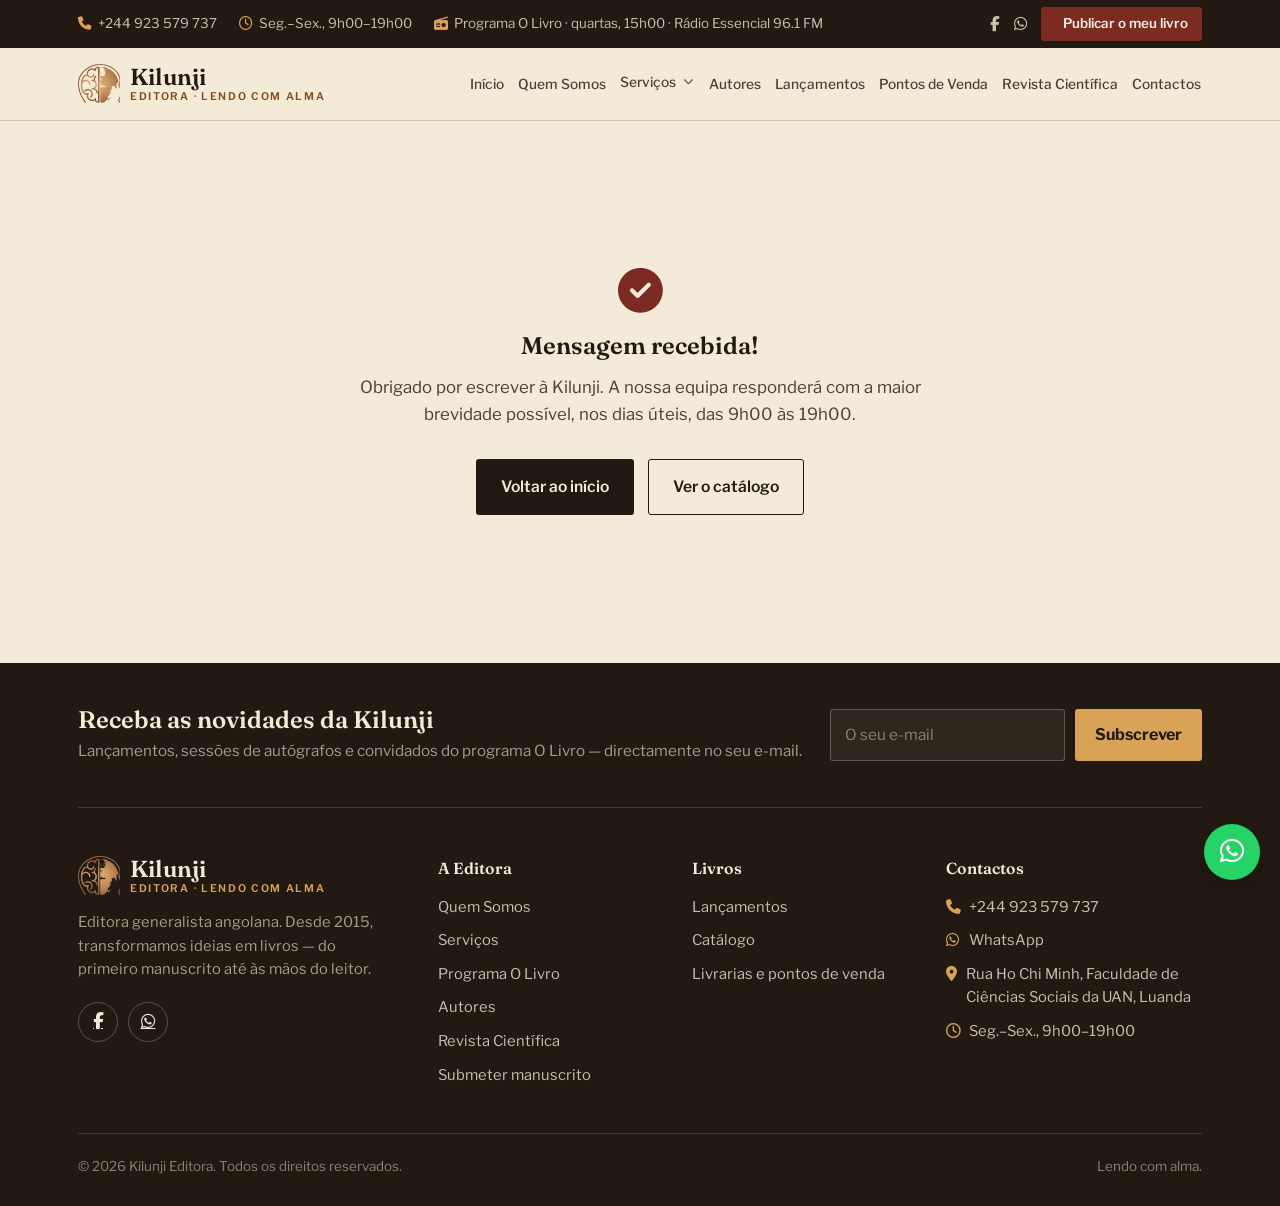
<file: obrigado.html>
<!DOCTYPE html>
<html lang="pt-AO">
<head>
<meta charset="UTF-8">
<meta name="viewport" content="width=device-width, initial-scale=1.0">
<title>Mensagem recebida | Kilunji Editora</title>
<meta name="description" content="Recebemos a sua mensagem. A equipa da Kilunji Editora entrará em contacto consigo.">
<meta name="theme-color" content="#221a12">
<meta property="og:type" content="website">
<meta property="og:site_name" content="Kilunji Editora">
<meta property="og:locale" content="pt_AO">
<meta property="og:title" content="Mensagem recebida | Kilunji Editora">
<meta property="og:description" content="Recebemos a sua mensagem. A equipa da Kilunji Editora entrará em contacto consigo.">
<meta property="og:image" content="assets/img/logo-icon.png">
<link rel="icon" type="image/png" href="assets/img/favicon.png">
<link rel="preconnect" href="https://fonts.googleapis.com">
<link rel="preconnect" href="https://fonts.gstatic.com" crossorigin>
<link href="https://fonts.googleapis.com/css2?family=Fraunces:ital,opsz,wght@0,9..144,400;0,9..144,500;0,9..144,600;1,9..144,500&family=Libre+Franklin:wght@400;500;600;700&family=Caveat:wght@500;600&display=swap" rel="stylesheet">
<link rel="stylesheet" href="https://cdnjs.cloudflare.com/ajax/libs/font-awesome/6.5.2/css/all.min.css" referrerpolicy="no-referrer">
<link rel="stylesheet" href="assets/css/style.css">
</head>
<body>
<a class="skip-link" href="#conteudo">Saltar para o conteúdo</a>
<div class="topbar">
  <div class="topbar-inner">
    <div class="topbar-info">
      <a href="tel:+244923579737"><i class="fa-solid fa-phone" aria-hidden="true"></i> +244 923 579 737</a>
      <span><i class="fa-regular fa-clock" aria-hidden="true"></i> Seg.–Sex., 9h00–19h00</span>
      <a href="programa-o-livro.html"><i class="fa-solid fa-radio" aria-hidden="true"></i> Programa O Livro · quartas, 15h00 · Rádio Essencial 96.1 FM</a>
    </div>
    <div class="topbar-actions">
      <a href="https://www.facebook.com/share/19PNBQKD8v/?mibextid=wwXIfr" target="_blank" rel="noopener" aria-label="Facebook da Kilunji"><i class="fa-brands fa-facebook-f" aria-hidden="true"></i></a>
      <a href="https://wa.me/244923579737" target="_blank" rel="noopener" aria-label="WhatsApp da Kilunji"><i class="fa-brands fa-whatsapp" aria-hidden="true"></i></a>
      <a class="topbar-cta" href="submeter-livro.html"><i class="fa-solid fa-feather-pointer" aria-hidden="true"></i> Publicar o meu livro</a>
    </div>
  </div>
</div>
<header class="site-header">
  <nav class="nav" aria-label="Menu principal">
    <a href="index.html" class="brand" aria-label="Kilunji Editora — página inicial">
      <img class="brand-icon" src="assets/img/logo-icon.png" alt="" width="42" height="38">
      <span class="brand-text"><b>Kilunji</b><small>Editora · lendo com alma</small></span>
    </a>
    <ul class="nav-links" id="navLinks">
      <li><a href="index.html">Início</a></li>
      <li><a href="sobre.html">Quem Somos</a></li>
      <li class="has-sub">
        <a href="servicos.html">Serviços</a>
        <button type="button" class="sub-toggle" aria-expanded="false" aria-controls="sub-servicos" aria-label="Mostrar submenu de Serviços"><i class="fa-solid fa-chevron-down" aria-hidden="true"></i></button>
        <ul class="sub-menu" id="sub-servicos">
          <li><a href="servicos.html"><i class="fa-solid fa-layer-group" aria-hidden="true"></i><span>Todos os serviços<small>Edição, revisão, design, distribuição…</small></span></a></li>
          <li><a href="programa-o-livro.html"><i class="fa-solid fa-radio" aria-hidden="true"></i><span>Programa O Livro<small>Quartas, 15h00 · Rádio Essencial 96.1 FM</small></span></a></li>
        </ul>
      </li>
      <li><a href="autores.html">Autores</a></li>
      <li><a href="lancamentos.html">Lançamentos</a></li>
      <li><a href="livrarias.html">Pontos de Venda</a></li>
      <li><a href="revista.html">Revista Científica</a></li>
      <li><a href="contacto.html">Contactos</a></li>
      <li class="mobile-cta"><a href="submeter-livro.html"><i class="fa-solid fa-feather-pointer" aria-hidden="true"></i> Publicar o meu livro</a></li>
    </ul>
    <button type="button" class="burger" id="burgerBtn" aria-label="Abrir menu" aria-expanded="false" aria-controls="navLinks">
      <i class="fa-solid fa-bars" aria-hidden="true"></i>
    </button>
  </nav>
</header>

<main id="conteudo">
  <section>
    <div class="wrap">
      <div class="success-box" data-thanks>
        <i class="fa-solid fa-circle-check" aria-hidden="true"></i>

        <div data-thanks-type="contacto">
          <h1>Mensagem recebida!</h1>
          <p>Obrigado por escrever à Kilunji. A nossa equipa responderá com a maior brevidade possível, nos dias úteis, das 9h00 às 19h00.</p>
        </div>
        <div data-thanks-type="livro" hidden>
          <h1>Submissão recebida!</h1>
          <p>Obrigado por partilhar o seu livro com a Kilunji. A nossa equipa vai analisar a informação enviada e entrará em contacto através do e-mail ou telefone que indicou.</p>
        </div>
        <div data-thanks-type="orcamento" hidden>
          <h1>Pedido de orçamento recebido!</h1>
          <p>Vamos analisar o seu projecto e enviar uma proposta clara, com serviços, prazos e valores.</p>
        </div>
        <div data-thanks-type="artigo" hidden>
          <h1>Artigo submetido!</h1>
          <p>Obrigado pela sua submissão à Revista Científica da Kilunji. A equipa editorial confirmará a recepção e informará sobre os próximos passos da avaliação.</p>
        </div>
        <div data-thanks-type="programa" hidden>
          <h1>Pedido de participação recebido!</h1>
          <p>Obrigado pelo interesse no programa O Livro. Entraremos em contacto para combinar a sua participação. Até lá, ouça-nos às quartas-feiras, das 15h00 às 16h00, na Rádio Essencial 96.1 FM.</p>
        </div>
        <div data-thanks-type="novidades" hidden>
          <h1>Subscrição confirmada!</h1>
          <p>A partir de agora, recebe em primeira mão os lançamentos, eventos e convidados do programa O Livro.</p>
        </div>

        <div class="btn-actions">
          <a class="btn btn-primary" href="index.html">Voltar ao início</a>
          <a class="btn btn-ghost" href="catalogo.html">Ver o catálogo</a>
        </div>
      </div>
    </div>
  </section>
</main>

<footer class="site-footer">
  <div class="wrap">

    <div class="newsletter" id="novidades">
      <div class="newsletter-inner">
        <div>
          <h2>Receba as novidades da Kilunji</h2>
          <p>Lançamentos, sessões de autógrafos e convidados do programa O Livro — directamente no seu e-mail.</p>
        </div>
        <form action="https://formsubmit.co/wilsonvicentelucas@gmail.com" method="POST" data-next="obrigado.html?tipo=novidades">
          <input type="hidden" name="_subject" value="Nova subscrição de novidades — Kilunji">
          <input type="hidden" name="_template" value="table">
          <input type="hidden" name="_captcha" value="false">
          <input type="hidden" name="_next" value="obrigado.html?tipo=novidades">
          <input type="text" name="_honey" class="hp-field" tabindex="-1" autocomplete="off" aria-hidden="true">
          <label for="newsletterEmail" class="visually-hidden">O seu e-mail</label>
          <input type="email" id="newsletterEmail" name="E-mail para novidades" required placeholder="O seu e-mail">
          <button type="submit">Subscrever</button>
        </form>
      </div>
    </div>

    <div class="foot-grid">
      <div class="foot-brand">
        <a href="index.html" class="brand" aria-label="Kilunji Editora — página inicial">
          <img class="brand-icon" src="assets/img/logo-icon.png" alt="" width="42" height="38">
          <span class="brand-text"><b>Kilunji</b><small>Editora · lendo com alma</small></span>
        </a>
        <p>Editora generalista angolana. Desde 2015, transformamos ideias em livros — do primeiro manuscrito até às mãos do leitor.</p>
        <div class="foot-social">
          <a href="https://www.facebook.com/share/19PNBQKD8v/?mibextid=wwXIfr" target="_blank" rel="noopener" aria-label="Facebook da Kilunji"><i class="fa-brands fa-facebook-f"></i></a>
          <a href="https://wa.me/244923579737" target="_blank" rel="noopener" aria-label="WhatsApp da Kilunji"><i class="fa-brands fa-whatsapp"></i></a>
          <!-- Acrescentar quando os links estiverem disponíveis:
          <a href="#" target="_blank" rel="noopener" aria-label="Instagram da Kilunji"><i class="fa-brands fa-instagram"></i></a>
          <a href="#" target="_blank" rel="noopener" aria-label="LinkedIn da Kilunji"><i class="fa-brands fa-linkedin-in"></i></a>
          <a href="#" target="_blank" rel="noopener" aria-label="Programa O Livro no YouTube"><i class="fa-brands fa-youtube"></i></a>
          <a href="#" target="_blank" rel="noopener" aria-label="Programa O Livro no Spotify"><i class="fa-brands fa-spotify"></i></a>
          -->
        </div>
      </div>
      <div>
        <h5>A Editora</h5>
        <ul>
          <li><a href="sobre.html">Quem Somos</a></li>
          <li><a href="servicos.html">Serviços</a></li>
          <li><a href="programa-o-livro.html">Programa O Livro</a></li>
          <li><a href="autores.html">Autores</a></li>
          <li><a href="revista.html">Revista Científica</a></li>
          <li><a href="submeter-livro.html">Submeter manuscrito</a></li>
        </ul>
      </div>
      <div>
        <h5>Livros</h5>
        <ul>
          <li><a href="lancamentos.html">Lançamentos</a></li>
          <li><a href="catalogo.html">Catálogo</a></li>
          <li><a href="livrarias.html">Livrarias e pontos de venda</a></li>
        </ul>
      </div>
      <div>
        <h5>Contactos</h5>
        <ul class="contact-list">
          <li><a href="tel:+244923579737"><i class="fa-solid fa-phone"></i> +244 923 579 737</a></li>
          <li><a href="https://wa.me/244923579737" target="_blank" rel="noopener"><i class="fa-brands fa-whatsapp"></i> WhatsApp</a></li>
          <li><a href="contacto.html#mapa"><i class="fa-solid fa-location-dot"></i> Rua Ho Chi Minh, Faculdade de Ciências Sociais da UAN, Luanda</a></li>
          <li><a href="contacto.html"><i class="fa-regular fa-clock"></i> Seg.–Sex., 9h00–19h00</a></li>
        </ul>
      </div>
    </div>
    <div class="foot-bottom">
      <span>© <span data-year>2026</span> Kilunji Editora. Todos os direitos reservados.</span>
      <span>Lendo com alma.</span>
    </div>
  </div>
</footer>

<a class="wa-float" href="https://wa.me/244923579737" target="_blank" rel="noopener" aria-label="Falar connosco pelo WhatsApp"><i class="fa-brands fa-whatsapp"></i></a>

<script src="assets/js/main.js" defer></script>
</body>
</html>
</file>
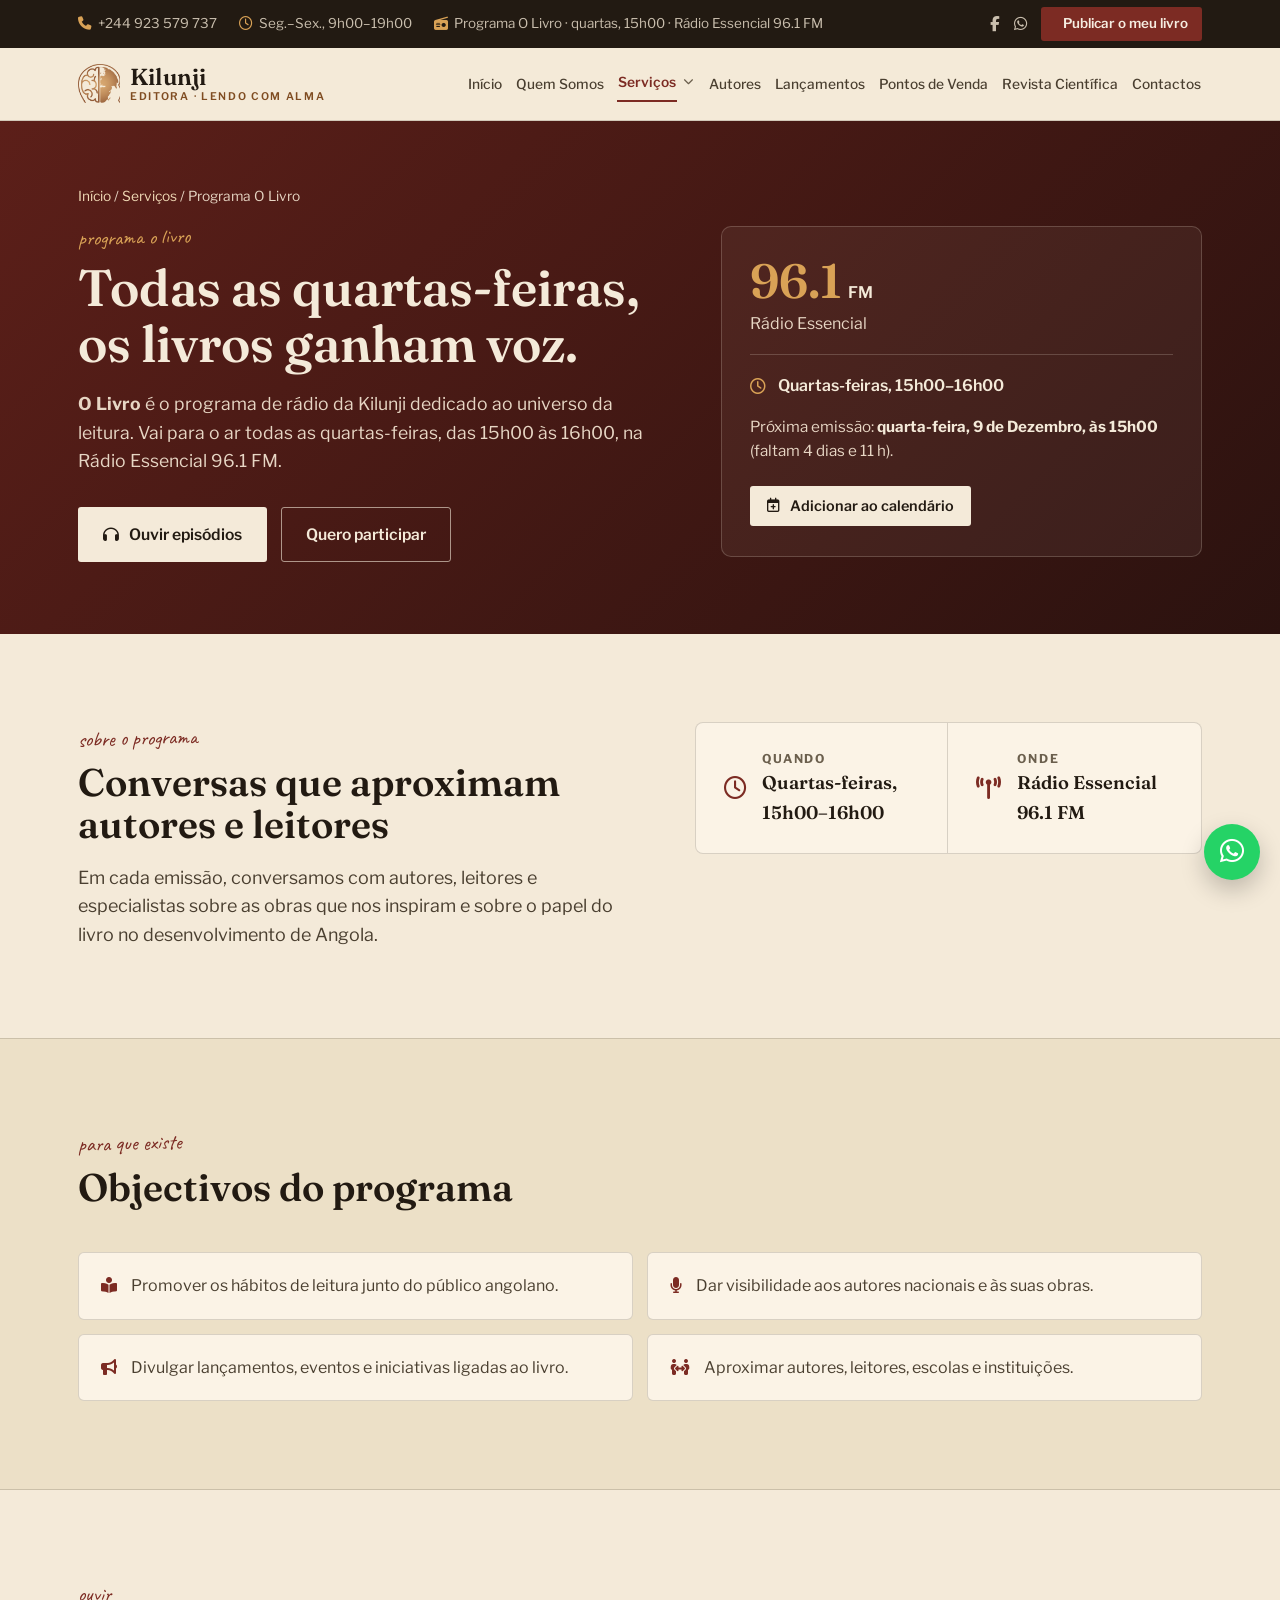
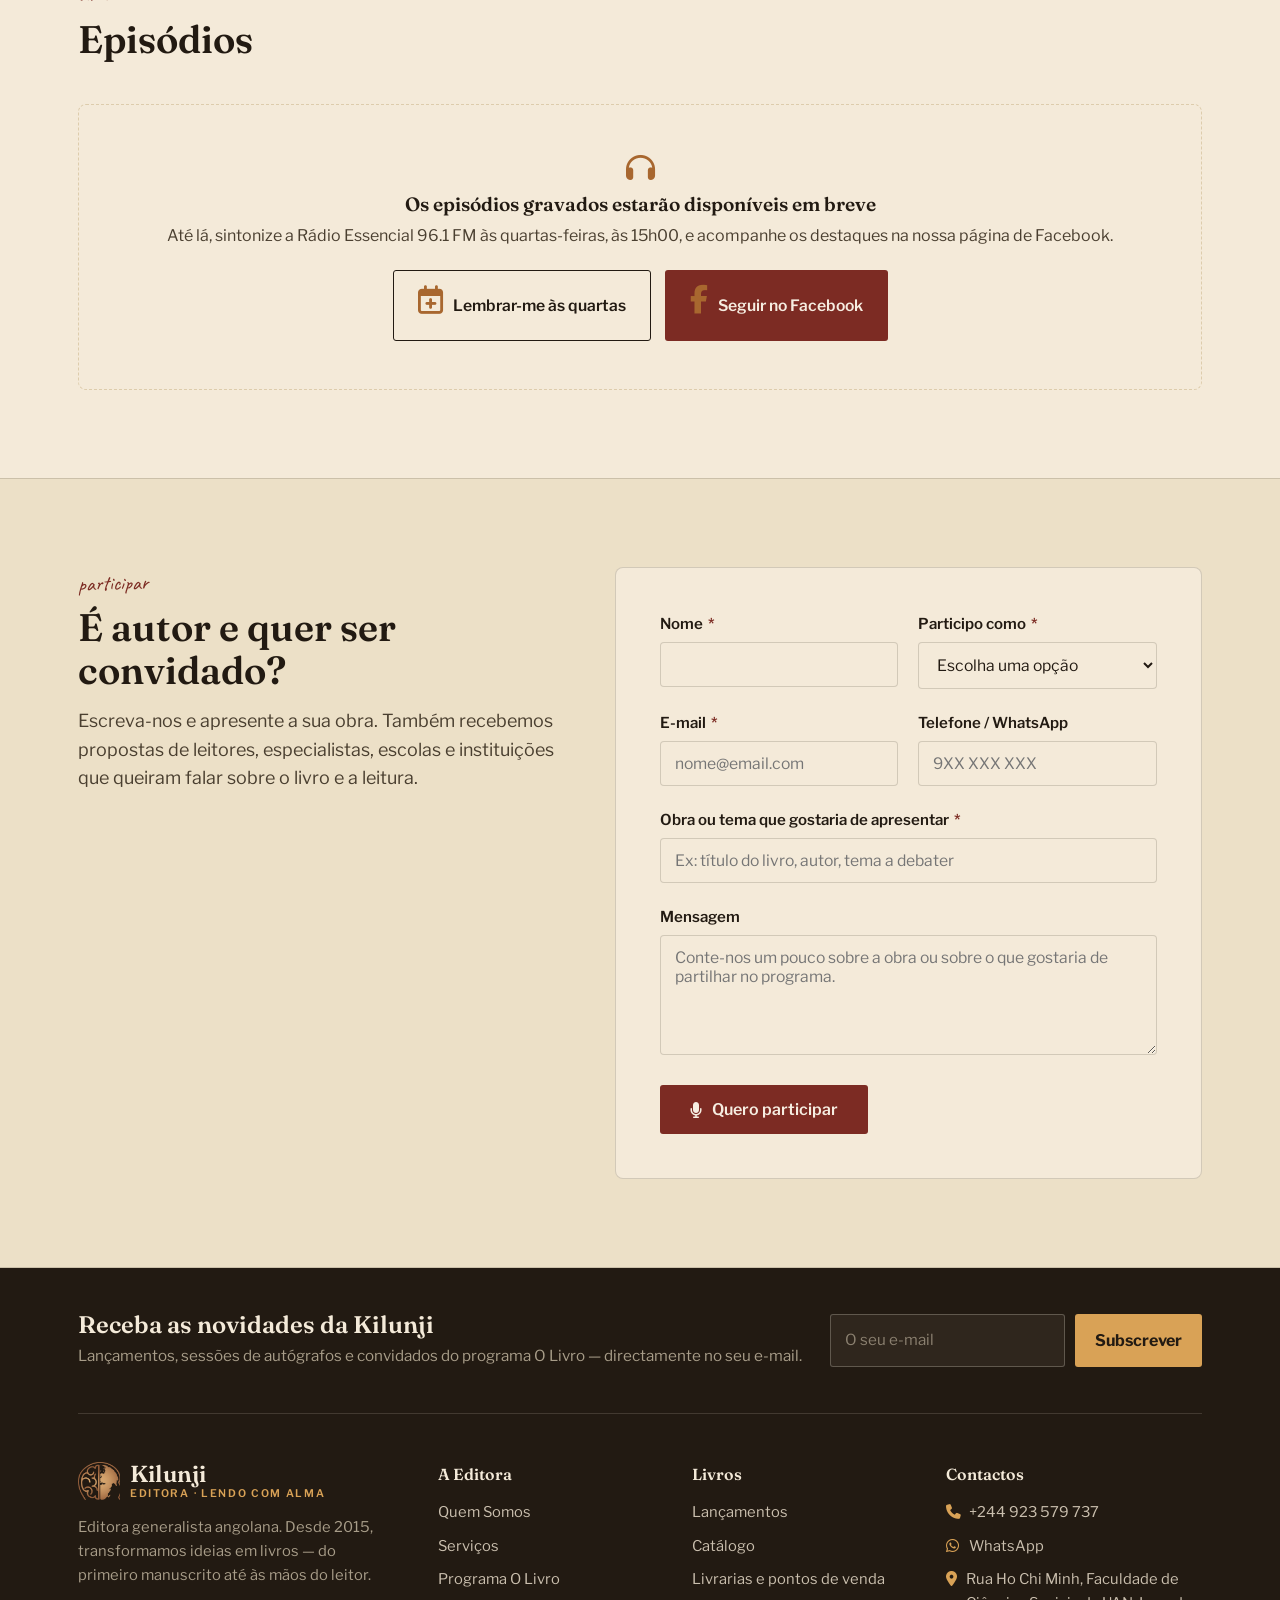
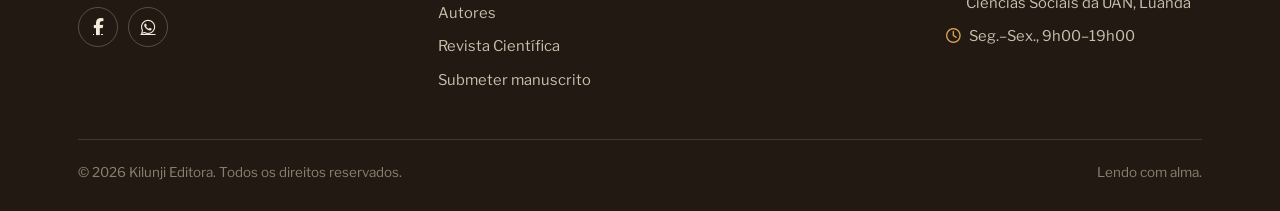
<file: programa-o-livro.html>
<!DOCTYPE html>
<html lang="pt-AO">
<head>
<meta charset="UTF-8">
<meta name="viewport" content="width=device-width, initial-scale=1.0">
<title>Programa O Livro — Rádio Essencial 96.1 FM | Kilunji Editora</title>
<meta name="description" content="O Livro é o programa de rádio da Kilunji dedicado à leitura. Todas as quartas-feiras, das 15h00 às 16h00, na Rádio Essencial 96.1 FM.">
<meta name="theme-color" content="#221a12">
<meta property="og:type" content="website">
<meta property="og:site_name" content="Kilunji Editora">
<meta property="og:locale" content="pt_AO">
<meta property="og:title" content="Programa O Livro — Rádio Essencial 96.1 FM | Kilunji Editora">
<meta property="og:description" content="O Livro é o programa de rádio da Kilunji dedicado à leitura. Todas as quartas-feiras, das 15h00 às 16h00, na Rádio Essencial 96.1 FM.">
<meta property="og:image" content="assets/img/logo-icon.png">
<link rel="icon" type="image/png" href="assets/img/favicon.png">
<link rel="preconnect" href="https://fonts.googleapis.com">
<link rel="preconnect" href="https://fonts.gstatic.com" crossorigin>
<link href="https://fonts.googleapis.com/css2?family=Fraunces:ital,opsz,wght@0,9..144,400;0,9..144,500;0,9..144,600;1,9..144,500&family=Libre+Franklin:wght@400;500;600;700&family=Caveat:wght@500;600&display=swap" rel="stylesheet">
<link rel="stylesheet" href="https://cdnjs.cloudflare.com/ajax/libs/font-awesome/6.5.2/css/all.min.css" referrerpolicy="no-referrer">
<link rel="stylesheet" href="assets/css/style.css">
</head>
<body>
<a class="skip-link" href="#conteudo">Saltar para o conteúdo</a>
<div class="topbar">
  <div class="topbar-inner">
    <div class="topbar-info">
      <a href="tel:+244923579737"><i class="fa-solid fa-phone" aria-hidden="true"></i> +244 923 579 737</a>
      <span><i class="fa-regular fa-clock" aria-hidden="true"></i> Seg.–Sex., 9h00–19h00</span>
      <a href="programa-o-livro.html"><i class="fa-solid fa-radio" aria-hidden="true"></i> Programa O Livro · quartas, 15h00 · Rádio Essencial 96.1 FM</a>
    </div>
    <div class="topbar-actions">
      <a href="https://www.facebook.com/share/19PNBQKD8v/?mibextid=wwXIfr" target="_blank" rel="noopener" aria-label="Facebook da Kilunji"><i class="fa-brands fa-facebook-f" aria-hidden="true"></i></a>
      <a href="https://wa.me/244923579737" target="_blank" rel="noopener" aria-label="WhatsApp da Kilunji"><i class="fa-brands fa-whatsapp" aria-hidden="true"></i></a>
      <a class="topbar-cta" href="submeter-livro.html"><i class="fa-solid fa-feather-pointer" aria-hidden="true"></i> Publicar o meu livro</a>
    </div>
  </div>
</div>
<header class="site-header">
  <nav class="nav" aria-label="Menu principal">
    <a href="index.html" class="brand" aria-label="Kilunji Editora — página inicial">
      <img class="brand-icon" src="assets/img/logo-icon.png" alt="" width="42" height="38">
      <span class="brand-text"><b>Kilunji</b><small>Editora · lendo com alma</small></span>
    </a>
    <ul class="nav-links" id="navLinks">
      <li><a href="index.html">Início</a></li>
      <li><a href="sobre.html">Quem Somos</a></li>
      <li class="has-sub">
        <a href="servicos.html" class="active">Serviços</a>
        <button type="button" class="sub-toggle" aria-expanded="false" aria-controls="sub-servicos" aria-label="Mostrar submenu de Serviços"><i class="fa-solid fa-chevron-down" aria-hidden="true"></i></button>
        <ul class="sub-menu" id="sub-servicos">
          <li><a href="servicos.html"><i class="fa-solid fa-layer-group" aria-hidden="true"></i><span>Todos os serviços<small>Edição, revisão, design, distribuição…</small></span></a></li>
          <li><a href="programa-o-livro.html" class="active" aria-current="page"><i class="fa-solid fa-radio" aria-hidden="true"></i><span>Programa O Livro<small>Quartas, 15h00 · Rádio Essencial 96.1 FM</small></span></a></li>
        </ul>
      </li>
      <li><a href="autores.html">Autores</a></li>
      <li><a href="lancamentos.html">Lançamentos</a></li>
      <li><a href="livrarias.html">Pontos de Venda</a></li>
      <li><a href="revista.html">Revista Científica</a></li>
      <li><a href="contacto.html">Contactos</a></li>
      <li class="mobile-cta"><a href="submeter-livro.html"><i class="fa-solid fa-feather-pointer" aria-hidden="true"></i> Publicar o meu livro</a></li>
    </ul>
    <button type="button" class="burger" id="burgerBtn" aria-label="Abrir menu" aria-expanded="false" aria-controls="navLinks">
      <i class="fa-solid fa-bars" aria-hidden="true"></i>
    </button>
  </nav>
</header>

<main id="conteudo">

  <!-- HERO -->
  <section class="radio-band" style="padding:64px 0 72px;">
    <div class="wrap">
      <p class="breadcrumb" style="color:#e7d6c4;"><a href="index.html" style="color:#f0d9b5;">Início</a> / <a href="servicos.html" style="color:#f0d9b5;">Serviços</a> / Programa O Livro</p>
      <div class="radio-grid">
        <div>
          <span class="kicker">programa o livro</span>
          <h1 style="color:var(--paper); font-size:clamp(2.1rem,4.4vw,3.2rem); margin-top:6px;">Todas as quartas-feiras, os livros ganham voz.</h1>
          <p style="margin-top:18px; font-size:1.1rem; max-width:52ch;"><b>O Livro</b> é o programa de rádio da Kilunji dedicado ao universo da leitura. Vai para o ar todas as quartas-feiras, das 15h00 às 16h00, na Rádio Essencial 96.1 FM.</p>
          <div class="hero-actions">
            <a class="btn btn-light" href="#episodios"><i class="fa-solid fa-headphones" aria-hidden="true"></i> Ouvir episódios</a>
            <a class="btn btn-ghost-light" href="#participar">Quero participar</a>
          </div>
        </div>
        <div class="radio-card">
          <div class="freq">96.1<small>FM</small></div>
          <p class="station">Rádio Essencial</p>
          <p class="when"><i class="fa-regular fa-clock" aria-hidden="true"></i> Quartas-feiras, 15h00–16h00</p>
          <p class="radio-status" data-radio-status aria-live="polite"></p>
          <div class="btn-actions">
            <button type="button" class="btn btn-light btn-sm" data-ics><i class="fa-regular fa-calendar-plus" aria-hidden="true"></i> Adicionar ao calendário</button>
          </div>
        </div>
      </div>
    </div>
  </section>

  <!-- SOBRE O PROGRAMA -->
  <section>
    <div class="wrap split" style="align-items:start;">
      <div>
        <span class="kicker">sobre o programa</span>
        <h2 style="font-size:clamp(1.8rem,3vw,2.4rem); margin-top:6px;">Conversas que aproximam autores e leitores</h2>
        <p class="lead" style="margin-top:18px;">Em cada emissão, conversamos com autores, leitores e especialistas sobre as obras que nos inspiram e sobre o papel do livro no desenvolvimento de Angola.</p>
      </div>
      <div class="when-where">
        <div><i class="fa-regular fa-clock" aria-hidden="true"></i><p><span>Quando</span><b>Quartas-feiras, 15h00–16h00</b></p></div>
        <div><i class="fa-solid fa-tower-broadcast" aria-hidden="true"></i><p><span>Onde</span><b>Rádio Essencial 96.1 FM</b></p></div>
      </div>
    </div>
  </section>

  <!-- OBJECTIVOS -->
  <section class="section-alt">
    <div class="wrap">
      <div class="section-head">
        <span class="kicker">para que existe</span>
        <h2>Objectivos do programa</h2>
      </div>
      <ul class="goals">
        <li><i class="fa-solid fa-book-open-reader" aria-hidden="true"></i> Promover os hábitos de leitura junto do público angolano.</li>
        <li><i class="fa-solid fa-microphone" aria-hidden="true"></i> Dar visibilidade aos autores nacionais e às suas obras.</li>
        <li><i class="fa-solid fa-bullhorn" aria-hidden="true"></i> Divulgar lançamentos, eventos e iniciativas ligadas ao livro.</li>
        <li><i class="fa-solid fa-people-arrows" aria-hidden="true"></i> Aproximar autores, leitores, escolas e instituições.</li>
      </ul>
    </div>
  </section>

  <!-- EPISÓDIOS -->
  <section id="episodios">
    <div class="wrap">
      <div class="section-head">
        <span class="kicker">ouvir</span>
        <h2>Episódios</h2>
      </div>
      <!--
        Quando houver episódios gravados (YouTube, Spotify, SoundCloud…), substitua o bloco abaixo
        pelos leitores incorporados ou por links para cada episódio.
      -->
      <div class="empty-state">
        <i class="fa-solid fa-headphones" aria-hidden="true"></i>
        <h3>Os episódios gravados estarão disponíveis em breve</h3>
        <p>Até lá, sintonize a Rádio Essencial 96.1 FM às quartas-feiras, às 15h00, e acompanhe os destaques na nossa página de Facebook.</p>
        <div class="btn-actions">
          <button type="button" class="btn btn-ghost" data-ics><i class="fa-regular fa-calendar-plus" aria-hidden="true"></i> Lembrar-me às quartas</button>
          <a class="btn btn-wine" href="https://www.facebook.com/share/19PNBQKD8v/?mibextid=wwXIfr" target="_blank" rel="noopener"><i class="fa-brands fa-facebook-f" aria-hidden="true"></i> Seguir no Facebook</a>
        </div>
      </div>
    </div>
  </section>

  <!-- PARTICIPAR -->
  <section class="section-alt" id="participar">
    <div class="wrap contacto-grid">
      <div>
        <span class="kicker">participar</span>
        <h2 style="font-size:clamp(1.8rem,3vw,2.4rem); margin-top:6px;">É autor e quer ser convidado?</h2>
        <p class="lead" style="margin-top:16px;">Escreva-nos e apresente a sua obra. Também recebemos propostas de leitores, especialistas, escolas e instituições que queiram falar sobre o livro e a leitura.</p>
      </div>

      <div class="form-card flush" style="background:var(--paper);">
        <form action="https://formsubmit.co/wilsonvicentelucas@gmail.com" method="POST" data-next="obrigado.html?tipo=programa">
          <input type="hidden" name="_subject" value="Pedido de participação — Programa O Livro">
          <input type="hidden" name="_template" value="table">
          <input type="hidden" name="_captcha" value="false">
          <input type="hidden" name="_next" value="obrigado.html?tipo=programa">
          <input type="text" name="_honey" class="hp-field" tabindex="-1" autocomplete="off" aria-hidden="true">

          <div class="field-row">
            <div class="field">
              <label for="p_nome">Nome <span class="req">*</span></label>
              <input type="text" id="p_nome" name="Nome" required autocomplete="name">
            </div>
            <div class="field">
              <label for="p_perfil">Participo como <span class="req">*</span></label>
              <select id="p_perfil" name="Perfil" required>
                <option value="" disabled selected>Escolha uma opção</option>
                <option>Autor(a)</option>
                <option>Leitor(a)</option>
                <option>Especialista / docente</option>
                <option>Escola / instituição</option>
                <option>Outro</option>
              </select>
            </div>
          </div>
          <div class="field-row">
            <div class="field">
              <label for="p_email">E-mail <span class="req">*</span></label>
              <input type="email" id="p_email" name="E-mail" required autocomplete="email" placeholder="nome@email.com">
            </div>
            <div class="field">
              <label for="p_tel">Telefone / WhatsApp</label>
              <input type="tel" id="p_tel" name="Telefone" autocomplete="tel" placeholder="9XX XXX XXX">
            </div>
          </div>
          <div class="field">
            <label for="p_obra">Obra ou tema que gostaria de apresentar <span class="req">*</span></label>
            <input type="text" id="p_obra" name="Obra ou tema" required placeholder="Ex: título do livro, autor, tema a debater">
          </div>
          <div class="field">
            <label for="p_msg">Mensagem</label>
            <textarea id="p_msg" name="Mensagem" placeholder="Conte-nos um pouco sobre a obra ou sobre o que gostaria de partilhar no programa."></textarea>
          </div>
          <button type="submit" class="submit-btn"><i class="fa-solid fa-microphone" aria-hidden="true"></i> Quero participar</button>
        </form>
      </div>
    </div>
  </section>

</main>

<footer class="site-footer">
  <div class="wrap">

    <div class="newsletter" id="novidades">
      <div class="newsletter-inner">
        <div>
          <h2>Receba as novidades da Kilunji</h2>
          <p>Lançamentos, sessões de autógrafos e convidados do programa O Livro — directamente no seu e-mail.</p>
        </div>
        <form action="https://formsubmit.co/wilsonvicentelucas@gmail.com" method="POST" data-next="obrigado.html?tipo=novidades">
          <input type="hidden" name="_subject" value="Nova subscrição de novidades — Kilunji">
          <input type="hidden" name="_template" value="table">
          <input type="hidden" name="_captcha" value="false">
          <input type="hidden" name="_next" value="obrigado.html?tipo=novidades">
          <input type="text" name="_honey" class="hp-field" tabindex="-1" autocomplete="off" aria-hidden="true">
          <label for="newsletterEmail" class="visually-hidden">O seu e-mail</label>
          <input type="email" id="newsletterEmail" name="E-mail para novidades" required placeholder="O seu e-mail">
          <button type="submit">Subscrever</button>
        </form>
      </div>
    </div>

    <div class="foot-grid">
      <div class="foot-brand">
        <a href="index.html" class="brand" aria-label="Kilunji Editora — página inicial">
          <img class="brand-icon" src="assets/img/logo-icon.png" alt="" width="42" height="38">
          <span class="brand-text"><b>Kilunji</b><small>Editora · lendo com alma</small></span>
        </a>
        <p>Editora generalista angolana. Desde 2015, transformamos ideias em livros — do primeiro manuscrito até às mãos do leitor.</p>
        <div class="foot-social">
          <a href="https://www.facebook.com/share/19PNBQKD8v/?mibextid=wwXIfr" target="_blank" rel="noopener" aria-label="Facebook da Kilunji"><i class="fa-brands fa-facebook-f"></i></a>
          <a href="https://wa.me/244923579737" target="_blank" rel="noopener" aria-label="WhatsApp da Kilunji"><i class="fa-brands fa-whatsapp"></i></a>
          <!-- Acrescentar quando os links estiverem disponíveis:
          <a href="#" target="_blank" rel="noopener" aria-label="Instagram da Kilunji"><i class="fa-brands fa-instagram"></i></a>
          <a href="#" target="_blank" rel="noopener" aria-label="LinkedIn da Kilunji"><i class="fa-brands fa-linkedin-in"></i></a>
          <a href="#" target="_blank" rel="noopener" aria-label="Programa O Livro no YouTube"><i class="fa-brands fa-youtube"></i></a>
          <a href="#" target="_blank" rel="noopener" aria-label="Programa O Livro no Spotify"><i class="fa-brands fa-spotify"></i></a>
          -->
        </div>
      </div>
      <div>
        <h5>A Editora</h5>
        <ul>
          <li><a href="sobre.html">Quem Somos</a></li>
          <li><a href="servicos.html">Serviços</a></li>
          <li><a href="programa-o-livro.html">Programa O Livro</a></li>
          <li><a href="autores.html">Autores</a></li>
          <li><a href="revista.html">Revista Científica</a></li>
          <li><a href="submeter-livro.html">Submeter manuscrito</a></li>
        </ul>
      </div>
      <div>
        <h5>Livros</h5>
        <ul>
          <li><a href="lancamentos.html">Lançamentos</a></li>
          <li><a href="catalogo.html">Catálogo</a></li>
          <li><a href="livrarias.html">Livrarias e pontos de venda</a></li>
        </ul>
      </div>
      <div>
        <h5>Contactos</h5>
        <ul class="contact-list">
          <li><a href="tel:+244923579737"><i class="fa-solid fa-phone"></i> +244 923 579 737</a></li>
          <li><a href="https://wa.me/244923579737" target="_blank" rel="noopener"><i class="fa-brands fa-whatsapp"></i> WhatsApp</a></li>
          <li><a href="contacto.html#mapa"><i class="fa-solid fa-location-dot"></i> Rua Ho Chi Minh, Faculdade de Ciências Sociais da UAN, Luanda</a></li>
          <li><a href="contacto.html"><i class="fa-regular fa-clock"></i> Seg.–Sex., 9h00–19h00</a></li>
        </ul>
      </div>
    </div>
    <div class="foot-bottom">
      <span>© <span data-year>2026</span> Kilunji Editora. Todos os direitos reservados.</span>
      <span>Lendo com alma.</span>
    </div>
  </div>
</footer>

<a class="wa-float" href="https://wa.me/244923579737" target="_blank" rel="noopener" aria-label="Falar connosco pelo WhatsApp"><i class="fa-brands fa-whatsapp"></i></a>

<script src="assets/js/main.js" defer></script>
</body>
</html>
</file>
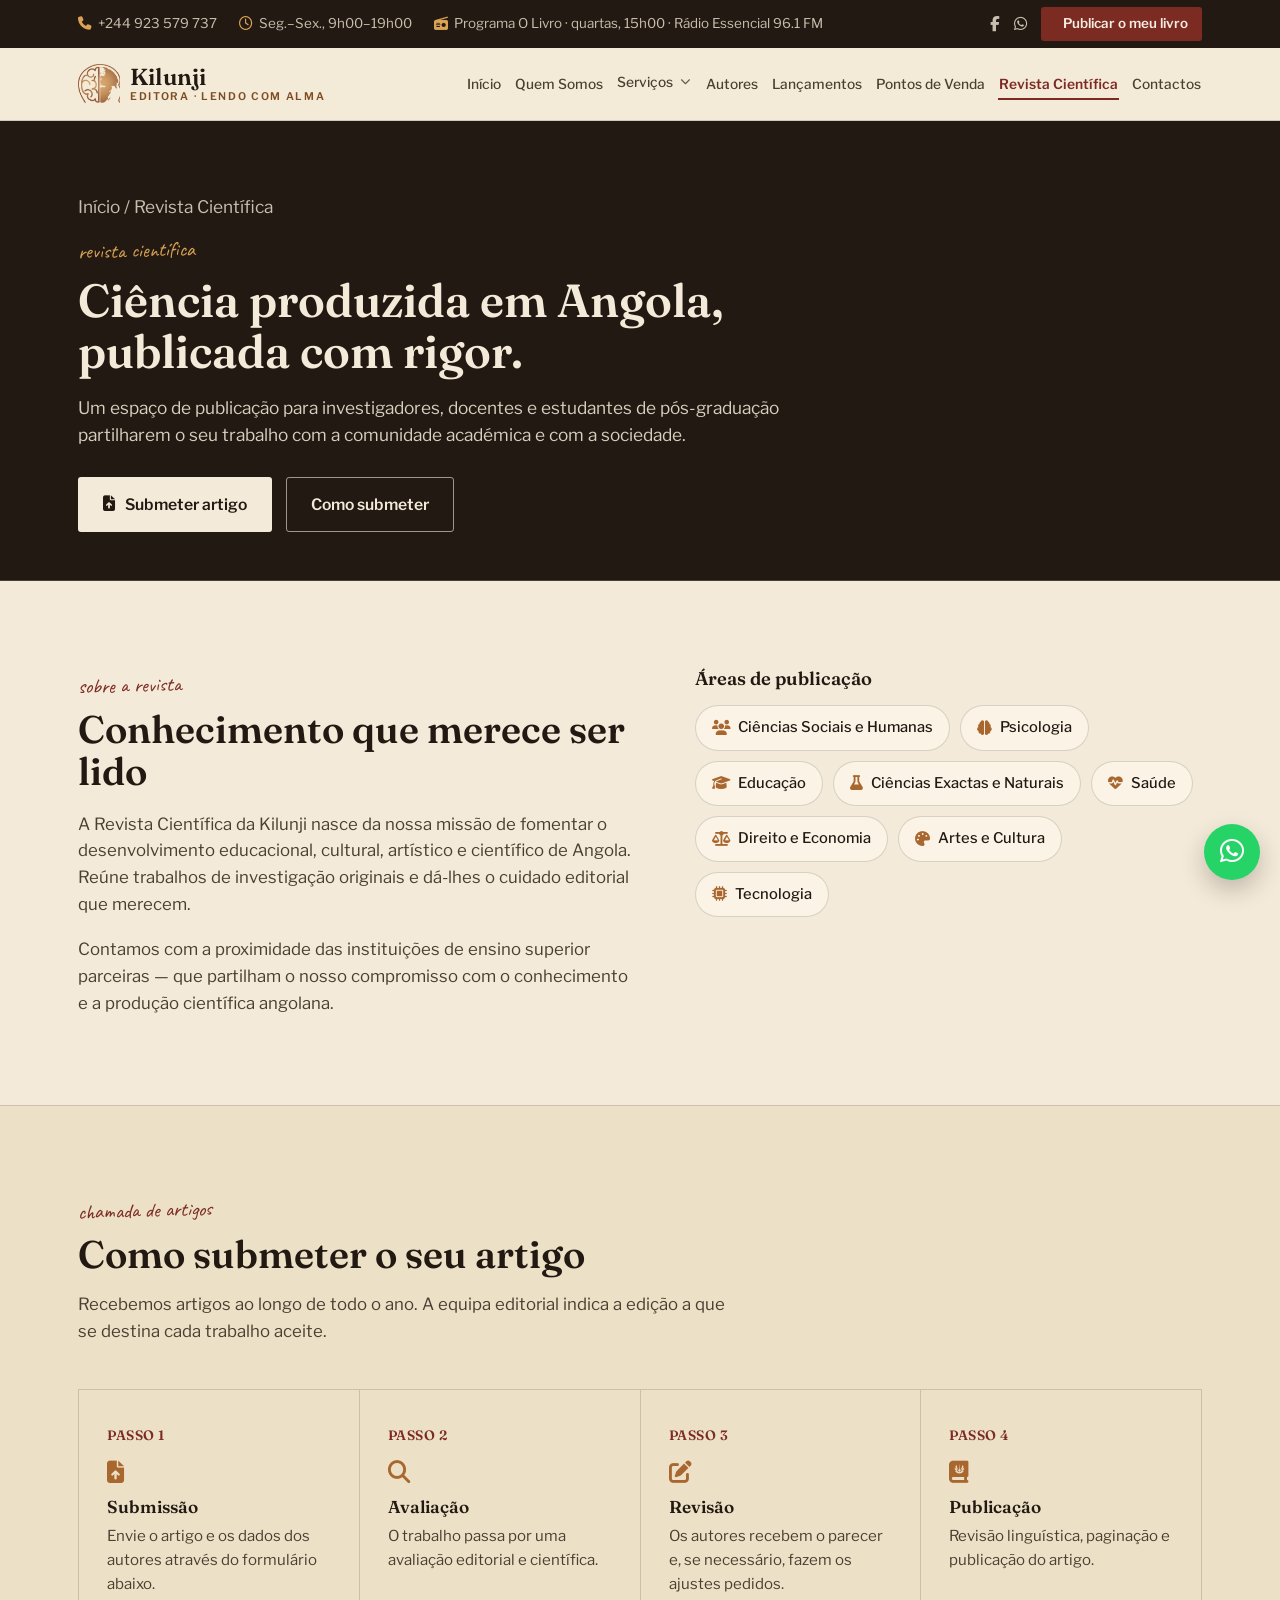
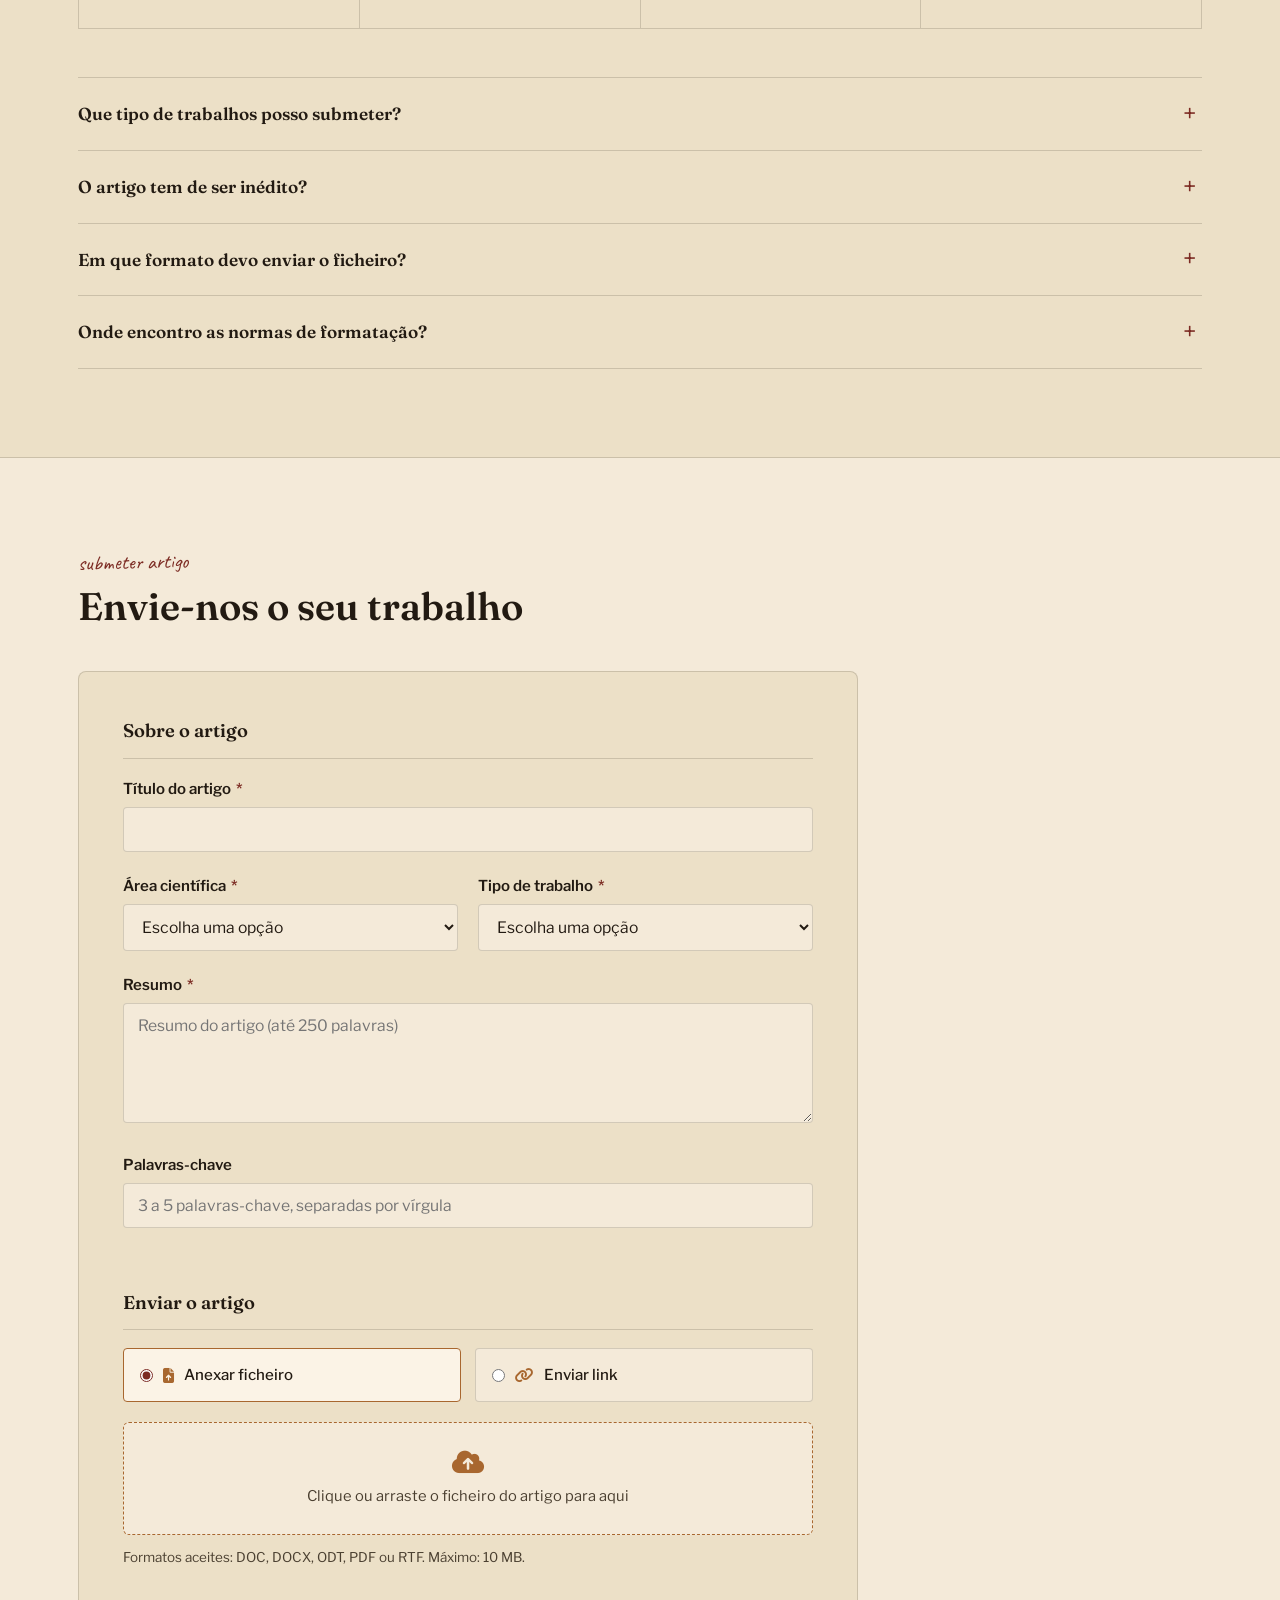
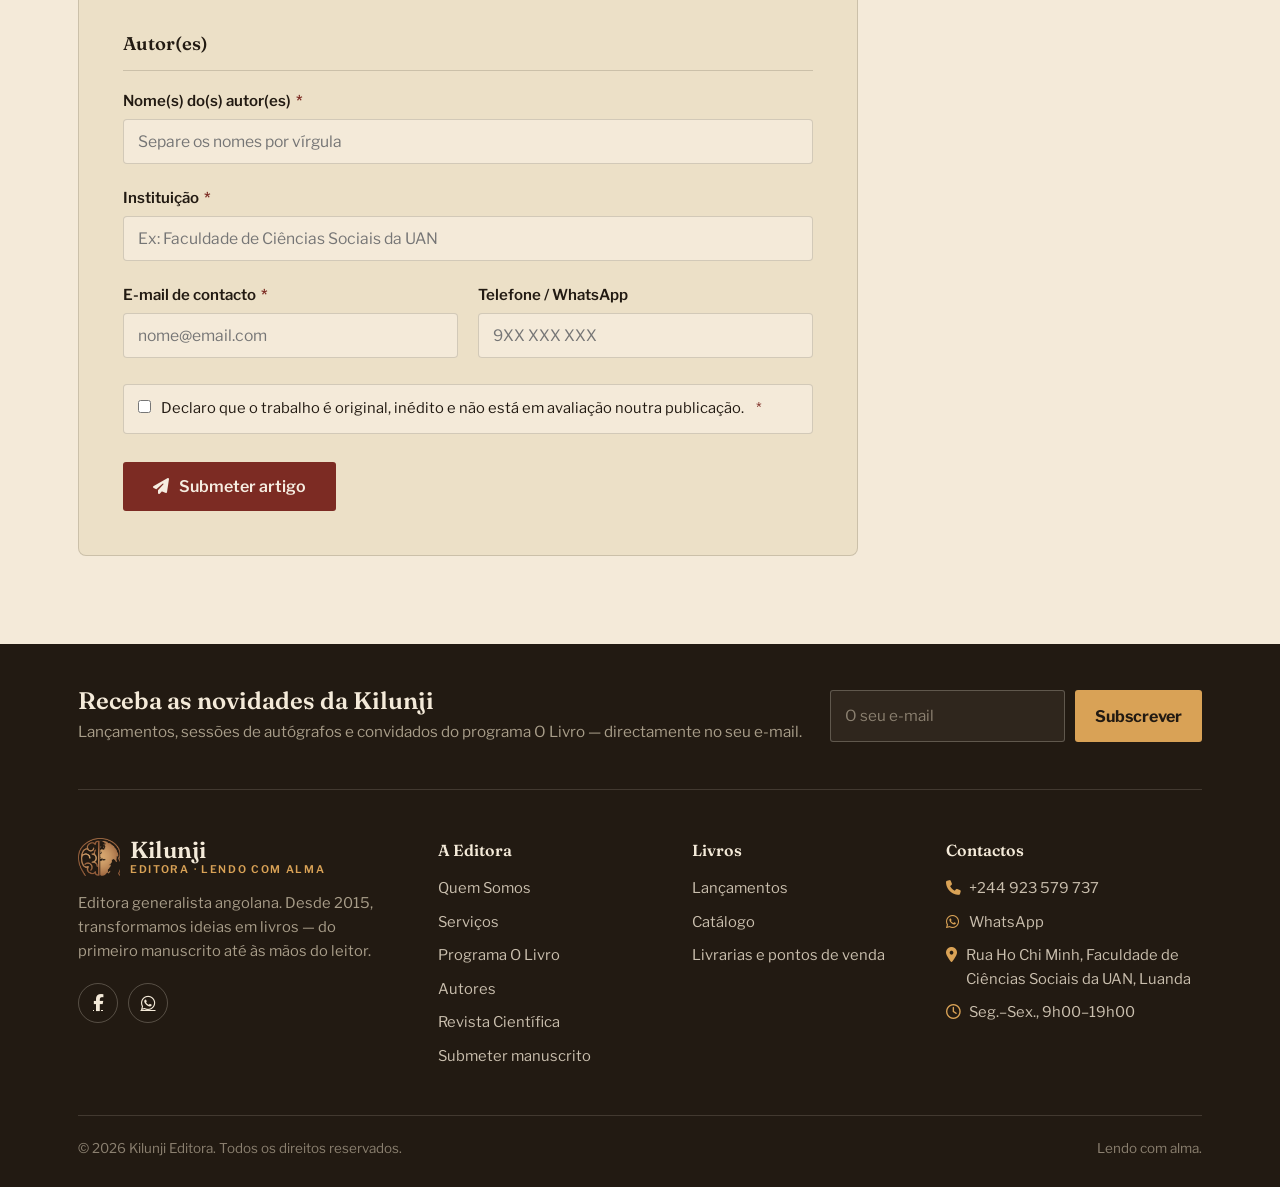
<file: revista.html>
<!DOCTYPE html>
<html lang="pt-AO">
<head>
<meta charset="UTF-8">
<meta name="viewport" content="width=device-width, initial-scale=1.0">
<title>Revista Científica | Kilunji Editora</title>
<meta name="description" content="Publicação científica da Kilunji Editora. Chamada de artigos aberta a investigadores e docentes de todas as áreas do saber. Submeta o seu artigo.">
<meta name="theme-color" content="#221a12">
<meta property="og:type" content="website">
<meta property="og:site_name" content="Kilunji Editora">
<meta property="og:locale" content="pt_AO">
<meta property="og:title" content="Revista Científica | Kilunji Editora">
<meta property="og:description" content="Publicação científica da Kilunji Editora. Chamada de artigos aberta a investigadores e docentes de todas as áreas do saber. Submeta o seu artigo.">
<meta property="og:image" content="assets/img/logo-icon.png">
<link rel="icon" type="image/png" href="assets/img/favicon.png">
<link rel="preconnect" href="https://fonts.googleapis.com">
<link rel="preconnect" href="https://fonts.gstatic.com" crossorigin>
<link href="https://fonts.googleapis.com/css2?family=Fraunces:ital,opsz,wght@0,9..144,400;0,9..144,500;0,9..144,600;1,9..144,500&family=Libre+Franklin:wght@400;500;600;700&family=Caveat:wght@500;600&display=swap" rel="stylesheet">
<link rel="stylesheet" href="https://cdnjs.cloudflare.com/ajax/libs/font-awesome/6.5.2/css/all.min.css" referrerpolicy="no-referrer">
<link rel="stylesheet" href="assets/css/style.css">
</head>
<body>
<a class="skip-link" href="#conteudo">Saltar para o conteúdo</a>
<div class="topbar">
  <div class="topbar-inner">
    <div class="topbar-info">
      <a href="tel:+244923579737"><i class="fa-solid fa-phone" aria-hidden="true"></i> +244 923 579 737</a>
      <span><i class="fa-regular fa-clock" aria-hidden="true"></i> Seg.–Sex., 9h00–19h00</span>
      <a href="programa-o-livro.html"><i class="fa-solid fa-radio" aria-hidden="true"></i> Programa O Livro · quartas, 15h00 · Rádio Essencial 96.1 FM</a>
    </div>
    <div class="topbar-actions">
      <a href="https://www.facebook.com/share/19PNBQKD8v/?mibextid=wwXIfr" target="_blank" rel="noopener" aria-label="Facebook da Kilunji"><i class="fa-brands fa-facebook-f" aria-hidden="true"></i></a>
      <a href="https://wa.me/244923579737" target="_blank" rel="noopener" aria-label="WhatsApp da Kilunji"><i class="fa-brands fa-whatsapp" aria-hidden="true"></i></a>
      <a class="topbar-cta" href="submeter-livro.html"><i class="fa-solid fa-feather-pointer" aria-hidden="true"></i> Publicar o meu livro</a>
    </div>
  </div>
</div>
<header class="site-header">
  <nav class="nav" aria-label="Menu principal">
    <a href="index.html" class="brand" aria-label="Kilunji Editora — página inicial">
      <img class="brand-icon" src="assets/img/logo-icon.png" alt="" width="42" height="38">
      <span class="brand-text"><b>Kilunji</b><small>Editora · lendo com alma</small></span>
    </a>
    <ul class="nav-links" id="navLinks">
      <li><a href="index.html">Início</a></li>
      <li><a href="sobre.html">Quem Somos</a></li>
      <li class="has-sub">
        <a href="servicos.html">Serviços</a>
        <button type="button" class="sub-toggle" aria-expanded="false" aria-controls="sub-servicos" aria-label="Mostrar submenu de Serviços"><i class="fa-solid fa-chevron-down" aria-hidden="true"></i></button>
        <ul class="sub-menu" id="sub-servicos">
          <li><a href="servicos.html"><i class="fa-solid fa-layer-group" aria-hidden="true"></i><span>Todos os serviços<small>Edição, revisão, design, distribuição…</small></span></a></li>
          <li><a href="programa-o-livro.html"><i class="fa-solid fa-radio" aria-hidden="true"></i><span>Programa O Livro<small>Quartas, 15h00 · Rádio Essencial 96.1 FM</small></span></a></li>
        </ul>
      </li>
      <li><a href="autores.html">Autores</a></li>
      <li><a href="lancamentos.html">Lançamentos</a></li>
      <li><a href="livrarias.html">Pontos de Venda</a></li>
      <li><a href="revista.html" class="active" aria-current="page">Revista Científica</a></li>
      <li><a href="contacto.html">Contactos</a></li>
      <li class="mobile-cta"><a href="submeter-livro.html"><i class="fa-solid fa-feather-pointer" aria-hidden="true"></i> Publicar o meu livro</a></li>
    </ul>
    <button type="button" class="burger" id="burgerBtn" aria-label="Abrir menu" aria-expanded="false" aria-controls="navLinks">
      <i class="fa-solid fa-bars" aria-hidden="true"></i>
    </button>
  </nav>
</header>

<main id="conteudo">

  <div class="page-hero on-dark">
    <div class="wrap">
      <p class="breadcrumb"><a href="index.html">Início</a> / Revista Científica</p>
      <span class="kicker">revista científica</span>
      <h1>Ciência produzida em Angola, publicada com rigor.</h1>
      <p>Um espaço de publicação para investigadores, docentes e estudantes de pós-graduação partilharem o seu trabalho com a comunidade académica e com a sociedade.</p>
      <div class="hero-actions">
        <a class="btn btn-light" href="#submeter"><i class="fa-solid fa-file-arrow-up" aria-hidden="true"></i> Submeter artigo</a>
        <a class="btn btn-ghost-light" href="#normas">Como submeter</a>
      </div>
    </div>
  </div>

  <!-- SOBRE -->
  <section>
    <div class="wrap split" style="align-items:start;">
      <div>
        <span class="kicker">sobre a revista</span>
        <h2 style="font-size:clamp(1.8rem,3vw,2.4rem); margin-top:6px;">Conhecimento que merece ser lido</h2>
        <div class="prose" style="margin-top:18px;">
          <p>A Revista Científica da Kilunji nasce da nossa missão de fomentar o desenvolvimento educacional, cultural, artístico e científico de Angola. Reúne trabalhos de investigação originais e dá-lhes o cuidado editorial que merecem.</p>
          <p>Contamos com a proximidade das instituições de ensino superior parceiras — que partilham o nosso compromisso com o conhecimento e a produção científica angolana.</p>
        </div>
      </div>
      <div>
        <h3 style="font-size:1.15rem; margin-bottom:16px;">Áreas de publicação</h3>
        <div class="areas">
          <span><i class="fa-solid fa-users" aria-hidden="true"></i> Ciências Sociais e Humanas</span>
          <span><i class="fa-solid fa-brain" aria-hidden="true"></i> Psicologia</span>
          <span><i class="fa-solid fa-graduation-cap" aria-hidden="true"></i> Educação</span>
          <span><i class="fa-solid fa-flask" aria-hidden="true"></i> Ciências Exactas e Naturais</span>
          <span><i class="fa-solid fa-heart-pulse" aria-hidden="true"></i> Saúde</span>
          <span><i class="fa-solid fa-scale-balanced" aria-hidden="true"></i> Direito e Economia</span>
          <span><i class="fa-solid fa-palette" aria-hidden="true"></i> Artes e Cultura</span>
          <span><i class="fa-solid fa-microchip" aria-hidden="true"></i> Tecnologia</span>
        </div>
      </div>
    </div>
  </section>

  <!-- PROCESSO -->
  <section class="section-alt" id="normas">
    <div class="wrap">
      <div class="section-head">
        <span class="kicker">chamada de artigos</span>
        <h2>Como submeter o seu artigo</h2>
        <p>Recebemos artigos ao longo de todo o ano. A equipa editorial indica a edição a que se destina cada trabalho aceite.</p>
      </div>
      <div class="steps-grid cols-4">
        <div class="step">
          <span class="step-num">PASSO 1</span>
          <i class="fa-solid fa-file-arrow-up" aria-hidden="true"></i>
          <h3>Submissão</h3>
          <p>Envie o artigo e os dados dos autores através do formulário abaixo.</p>
        </div>
        <div class="step">
          <span class="step-num">PASSO 2</span>
          <i class="fa-solid fa-magnifying-glass" aria-hidden="true"></i>
          <h3>Avaliação</h3>
          <p>O trabalho passa por uma avaliação editorial e científica.</p>
        </div>
        <div class="step">
          <span class="step-num">PASSO 3</span>
          <i class="fa-solid fa-pen-to-square" aria-hidden="true"></i>
          <h3>Revisão</h3>
          <p>Os autores recebem o parecer e, se necessário, fazem os ajustes pedidos.</p>
        </div>
        <div class="step">
          <span class="step-num">PASSO 4</span>
          <i class="fa-solid fa-book-journal-whills" aria-hidden="true"></i>
          <h3>Publicação</h3>
          <p>Revisão linguística, paginação e publicação do artigo.</p>
        </div>
      </div>

      <div class="faq mt-lg">
        <details>
          <summary>Que tipo de trabalhos posso submeter?</summary>
          <p>Artigos originais de investigação, artigos de revisão, ensaios e recensões críticas, em qualquer área do saber.</p>
        </details>
        <details>
          <summary>O artigo tem de ser inédito?</summary>
          <p>Sim. O trabalho não deve ter sido publicado anteriormente nem estar em avaliação noutra publicação.</p>
        </details>
        <details>
          <summary>Em que formato devo enviar o ficheiro?</summary>
          <p>Em formato editável (DOC, DOCX ou ODT), para facilitar a revisão. Se o ficheiro for muito grande, pode enviar um link do Google Drive, OneDrive ou Dropbox.</p>
        </details>
        <details>
          <summary>Onde encontro as normas de formatação?</summary>
          <p>Após a submissão, a equipa editorial envia as normas aplicáveis à edição em curso. Se preferir recebê-las antes, <a class="link-arrow" href="contacto.html?assunto=revista#formulario">peça-as aqui</a>.</p>
        </details>
      </div>
    </div>
  </section>

  <!-- FORMULÁRIO -->
  <section id="submeter">
    <div class="wrap">
      <div class="section-head">
        <span class="kicker">submeter artigo</span>
        <h2>Envie-nos o seu trabalho</h2>
      </div>
      <div class="form-card">
        <form action="https://formsubmit.co/wilsonvicentelucas@gmail.com" method="POST" enctype="multipart/form-data" data-next="obrigado.html?tipo=artigo">
          <input type="hidden" name="_subject" value="Nova submissão de artigo — Revista Científica Kilunji">
          <input type="hidden" name="_template" value="table">
          <input type="hidden" name="_captcha" value="false">
          <input type="hidden" name="_next" value="obrigado.html?tipo=artigo">
          <input type="text" name="_honey" class="hp-field" tabindex="-1" autocomplete="off" aria-hidden="true">

          <fieldset class="form-section">
            <legend>Sobre o artigo</legend>
            <div class="field">
              <label for="a_titulo">Título do artigo <span class="req">*</span></label>
              <input type="text" id="a_titulo" name="Título do artigo" required>
            </div>
            <div class="field-row">
              <div class="field">
                <label for="a_area">Área científica <span class="req">*</span></label>
                <select id="a_area" name="Área científica" required>
                  <option value="" disabled selected>Escolha uma opção</option>
                  <option>Ciências Sociais e Humanas</option>
                  <option>Psicologia</option>
                  <option>Educação</option>
                  <option>Ciências Exactas e Naturais</option>
                  <option>Saúde</option>
                  <option>Direito e Economia</option>
                  <option>Artes e Cultura</option>
                  <option>Tecnologia</option>
                  <option>Outra</option>
                </select>
              </div>
              <div class="field">
                <label for="a_tipo">Tipo de trabalho <span class="req">*</span></label>
                <select id="a_tipo" name="Tipo de trabalho" required>
                  <option value="" disabled selected>Escolha uma opção</option>
                  <option>Artigo original</option>
                  <option>Artigo de revisão</option>
                  <option>Ensaio</option>
                  <option>Recensão crítica</option>
                </select>
              </div>
            </div>
            <div class="field">
              <label for="a_resumo">Resumo <span class="req">*</span></label>
              <textarea id="a_resumo" name="Resumo" required placeholder="Resumo do artigo (até 250 palavras)"></textarea>
            </div>
            <div class="field">
              <label for="a_palavras">Palavras-chave</label>
              <input type="text" id="a_palavras" name="Palavras-chave" placeholder="3 a 5 palavras-chave, separadas por vírgula">
            </div>
          </fieldset>

          <fieldset class="form-section" data-method-group>
            <legend>Enviar o artigo</legend>
            <div class="method-toggle" role="radiogroup" aria-label="Como pretende enviar o artigo">
              <label class="method-option">
                <input type="radio" name="metodo_envio" value="ficheiro" checked>
                <i class="fa-solid fa-file-arrow-up" aria-hidden="true"></i> Anexar ficheiro
              </label>
              <label class="method-option">
                <input type="radio" name="metodo_envio" value="link">
                <i class="fa-solid fa-link" aria-hidden="true"></i> Enviar link
              </label>
            </div>
            <div class="method-panel" data-method-panel="ficheiro">
              <div class="field">
                <div class="file-drop" data-max-mb="10">
                  <i class="fa-solid fa-cloud-arrow-up" aria-hidden="true"></i>
                  <span>Clique ou arraste o ficheiro do artigo para aqui</span>
                  <input type="file" name="Ficheiro do artigo" accept=".doc,.docx,.odt,.pdf,.rtf" data-required-when-active aria-label="Ficheiro do artigo">
                </div>
                <div class="file-name" aria-live="polite"></div>
                <span class="helper">Formatos aceites: DOC, DOCX, ODT, PDF ou RTF. Máximo: 10&nbsp;MB.</span>
              </div>
            </div>
            <div class="method-panel" data-method-panel="link">
              <div class="field">
                <label for="a_link">Link do artigo</label>
                <input type="url" id="a_link" name="Link do artigo" data-required-when-active placeholder="https://drive.google.com/...">
                <span class="helper">Confirme que o link tem permissão de visualização.</span>
              </div>
            </div>
          </fieldset>

          <fieldset class="form-section">
            <legend>Autor(es)</legend>
            <div class="field">
              <label for="a_autores">Nome(s) do(s) autor(es) <span class="req">*</span></label>
              <input type="text" id="a_autores" name="Autor(es)" required placeholder="Separe os nomes por vírgula">
            </div>
            <div class="field">
              <label for="a_inst">Instituição <span class="req">*</span></label>
              <input type="text" id="a_inst" name="Instituição" required placeholder="Ex: Faculdade de Ciências Sociais da UAN">
            </div>
            <div class="field-row">
              <div class="field">
                <label for="a_email">E-mail de contacto <span class="req">*</span></label>
                <input type="email" id="a_email" name="E-mail" required autocomplete="email" placeholder="nome@email.com">
              </div>
              <div class="field">
                <label for="a_tel">Telefone / WhatsApp</label>
                <input type="tel" id="a_tel" name="Telefone" autocomplete="tel" placeholder="9XX XXX XXX">
              </div>
            </div>
            <label class="check" style="margin-top:4px;">
              <input type="checkbox" name="Declaração de originalidade" value="O autor declara que o trabalho é original e inédito" required>
              Declaro que o trabalho é original, inédito e não está em avaliação noutra publicação. <span class="req">*</span>
            </label>
          </fieldset>

          <button type="submit" class="submit-btn"><i class="fa-solid fa-paper-plane" aria-hidden="true"></i> Submeter artigo</button>
        </form>
      </div>
    </div>
  </section>

</main>

<footer class="site-footer">
  <div class="wrap">

    <div class="newsletter" id="novidades">
      <div class="newsletter-inner">
        <div>
          <h2>Receba as novidades da Kilunji</h2>
          <p>Lançamentos, sessões de autógrafos e convidados do programa O Livro — directamente no seu e-mail.</p>
        </div>
        <form action="https://formsubmit.co/wilsonvicentelucas@gmail.com" method="POST" data-next="obrigado.html?tipo=novidades">
          <input type="hidden" name="_subject" value="Nova subscrição de novidades — Kilunji">
          <input type="hidden" name="_template" value="table">
          <input type="hidden" name="_captcha" value="false">
          <input type="hidden" name="_next" value="obrigado.html?tipo=novidades">
          <input type="text" name="_honey" class="hp-field" tabindex="-1" autocomplete="off" aria-hidden="true">
          <label for="newsletterEmail" class="visually-hidden">O seu e-mail</label>
          <input type="email" id="newsletterEmail" name="E-mail para novidades" required placeholder="O seu e-mail">
          <button type="submit">Subscrever</button>
        </form>
      </div>
    </div>

    <div class="foot-grid">
      <div class="foot-brand">
        <a href="index.html" class="brand" aria-label="Kilunji Editora — página inicial">
          <img class="brand-icon" src="assets/img/logo-icon.png" alt="" width="42" height="38">
          <span class="brand-text"><b>Kilunji</b><small>Editora · lendo com alma</small></span>
        </a>
        <p>Editora generalista angolana. Desde 2015, transformamos ideias em livros — do primeiro manuscrito até às mãos do leitor.</p>
        <div class="foot-social">
          <a href="https://www.facebook.com/share/19PNBQKD8v/?mibextid=wwXIfr" target="_blank" rel="noopener" aria-label="Facebook da Kilunji"><i class="fa-brands fa-facebook-f"></i></a>
          <a href="https://wa.me/244923579737" target="_blank" rel="noopener" aria-label="WhatsApp da Kilunji"><i class="fa-brands fa-whatsapp"></i></a>
          <!-- Acrescentar quando os links estiverem disponíveis:
          <a href="#" target="_blank" rel="noopener" aria-label="Instagram da Kilunji"><i class="fa-brands fa-instagram"></i></a>
          <a href="#" target="_blank" rel="noopener" aria-label="LinkedIn da Kilunji"><i class="fa-brands fa-linkedin-in"></i></a>
          <a href="#" target="_blank" rel="noopener" aria-label="Programa O Livro no YouTube"><i class="fa-brands fa-youtube"></i></a>
          <a href="#" target="_blank" rel="noopener" aria-label="Programa O Livro no Spotify"><i class="fa-brands fa-spotify"></i></a>
          -->
        </div>
      </div>
      <div>
        <h5>A Editora</h5>
        <ul>
          <li><a href="sobre.html">Quem Somos</a></li>
          <li><a href="servicos.html">Serviços</a></li>
          <li><a href="programa-o-livro.html">Programa O Livro</a></li>
          <li><a href="autores.html">Autores</a></li>
          <li><a href="revista.html">Revista Científica</a></li>
          <li><a href="submeter-livro.html">Submeter manuscrito</a></li>
        </ul>
      </div>
      <div>
        <h5>Livros</h5>
        <ul>
          <li><a href="lancamentos.html">Lançamentos</a></li>
          <li><a href="catalogo.html">Catálogo</a></li>
          <li><a href="livrarias.html">Livrarias e pontos de venda</a></li>
        </ul>
      </div>
      <div>
        <h5>Contactos</h5>
        <ul class="contact-list">
          <li><a href="tel:+244923579737"><i class="fa-solid fa-phone"></i> +244 923 579 737</a></li>
          <li><a href="https://wa.me/244923579737" target="_blank" rel="noopener"><i class="fa-brands fa-whatsapp"></i> WhatsApp</a></li>
          <li><a href="contacto.html#mapa"><i class="fa-solid fa-location-dot"></i> Rua Ho Chi Minh, Faculdade de Ciências Sociais da UAN, Luanda</a></li>
          <li><a href="contacto.html"><i class="fa-regular fa-clock"></i> Seg.–Sex., 9h00–19h00</a></li>
        </ul>
      </div>
    </div>
    <div class="foot-bottom">
      <span>© <span data-year>2026</span> Kilunji Editora. Todos os direitos reservados.</span>
      <span>Lendo com alma.</span>
    </div>
  </div>
</footer>

<a class="wa-float" href="https://wa.me/244923579737" target="_blank" rel="noopener" aria-label="Falar connosco pelo WhatsApp"><i class="fa-brands fa-whatsapp"></i></a>

<script src="assets/js/main.js" defer></script>
</body>
</html>
</file>
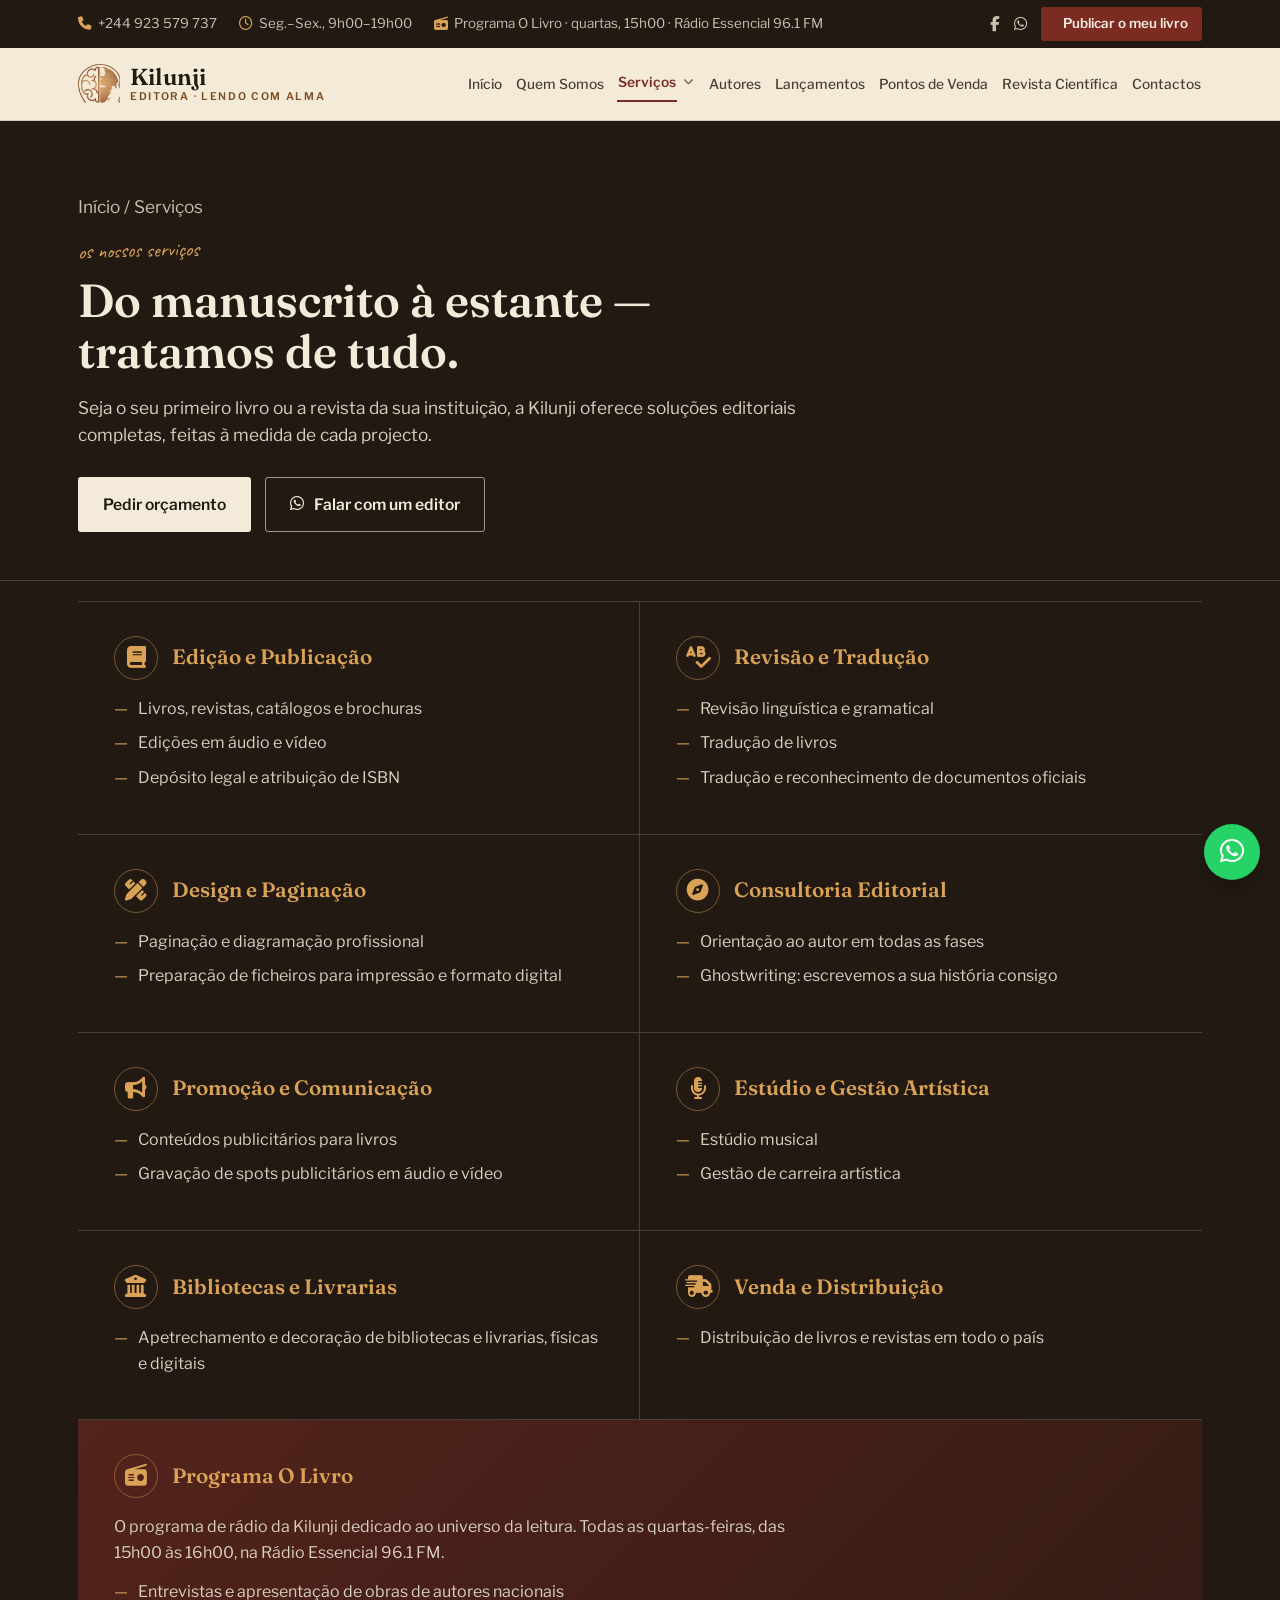
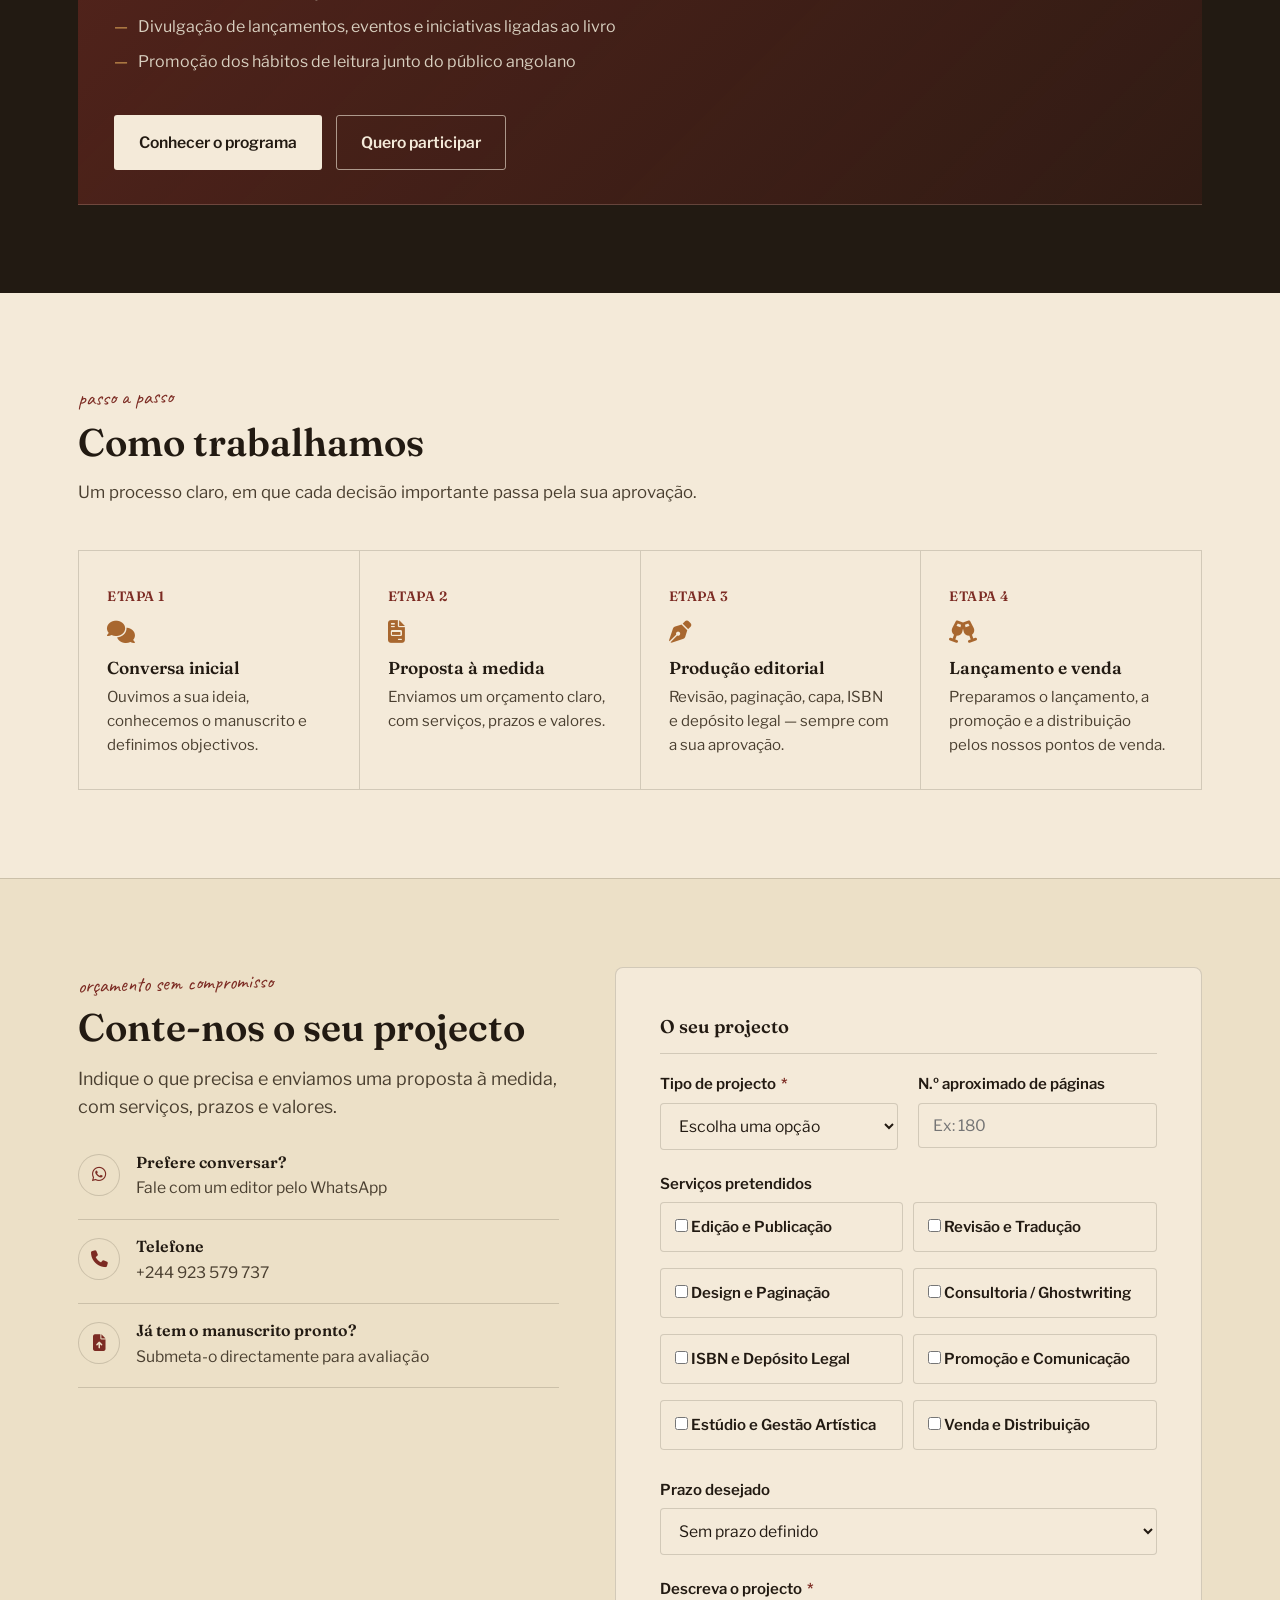
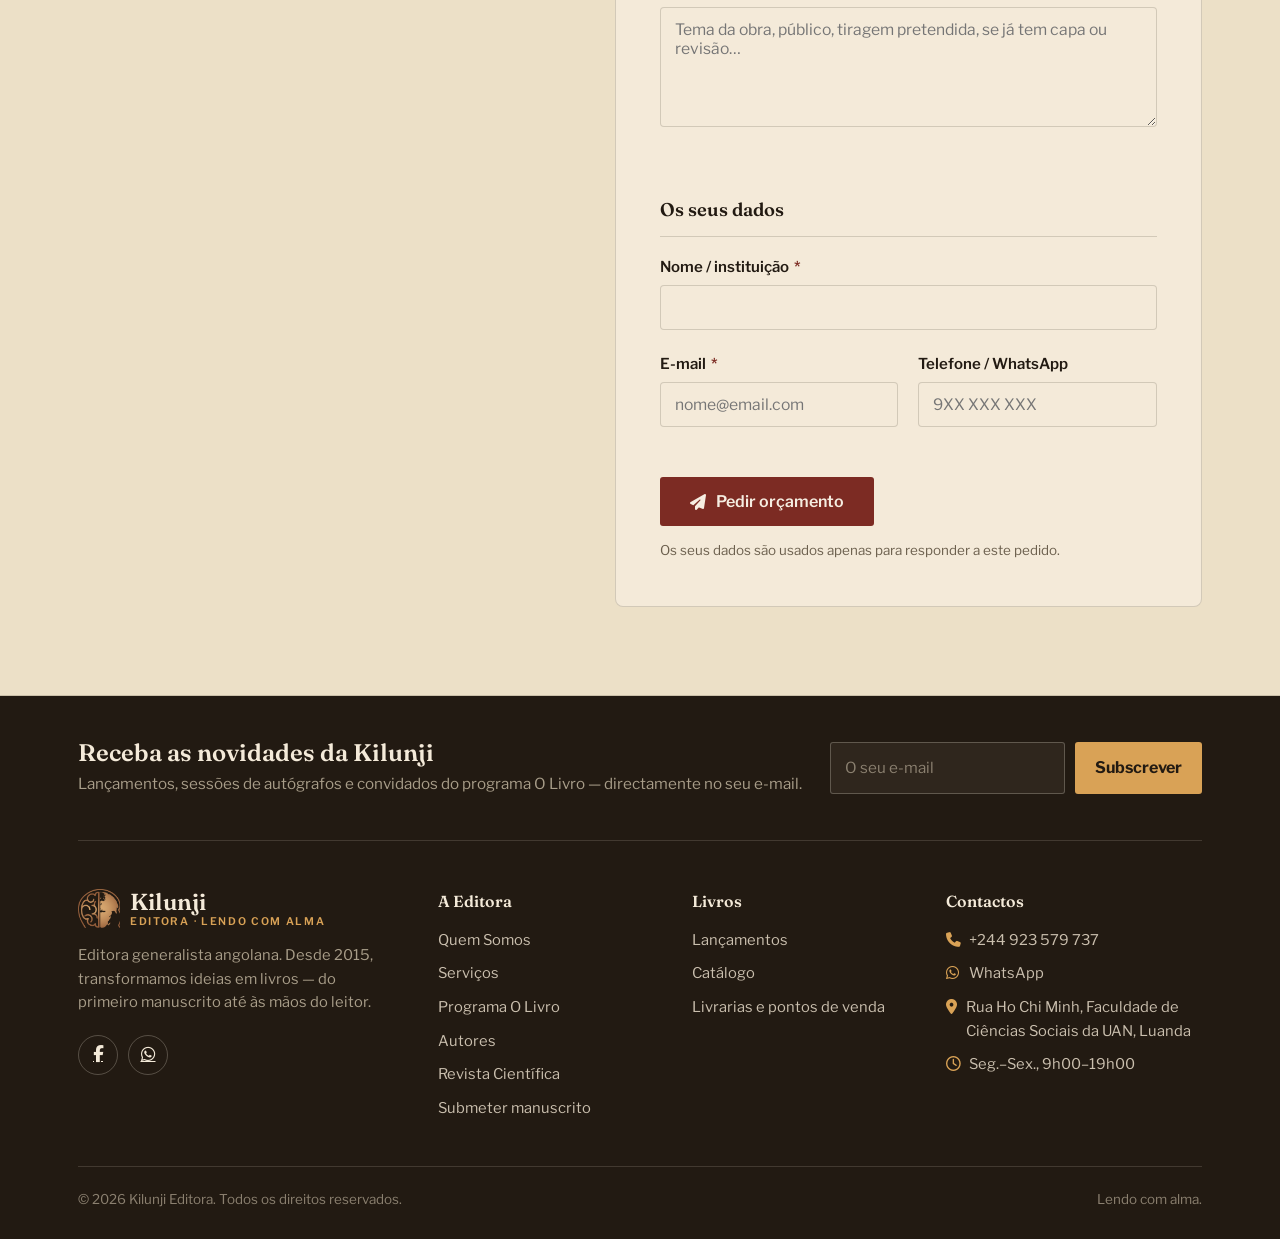
<file: servicos.html>
<!DOCTYPE html>
<html lang="pt-AO">
<head>
<meta charset="UTF-8">
<meta name="viewport" content="width=device-width, initial-scale=1.0">
<title>Serviços | Kilunji Editora</title>
<meta name="description" content="Edição e publicação, revisão e tradução, design e paginação, consultoria editorial, promoção, estúdio, apetrechamento de bibliotecas e distribuição em Angola. Peça o seu orçamento.">
<meta name="theme-color" content="#221a12">
<meta property="og:type" content="website">
<meta property="og:site_name" content="Kilunji Editora">
<meta property="og:locale" content="pt_AO">
<meta property="og:title" content="Serviços | Kilunji Editora">
<meta property="og:description" content="Edição e publicação, revisão e tradução, design e paginação, consultoria editorial, promoção, estúdio, apetrechamento de bibliotecas e distribuição em Angola. Peça o seu orçamento.">
<meta property="og:image" content="assets/img/logo-icon.png">
<link rel="icon" type="image/png" href="assets/img/favicon.png">
<link rel="preconnect" href="https://fonts.googleapis.com">
<link rel="preconnect" href="https://fonts.gstatic.com" crossorigin>
<link href="https://fonts.googleapis.com/css2?family=Fraunces:ital,opsz,wght@0,9..144,400;0,9..144,500;0,9..144,600;1,9..144,500&family=Libre+Franklin:wght@400;500;600;700&family=Caveat:wght@500;600&display=swap" rel="stylesheet">
<link rel="stylesheet" href="https://cdnjs.cloudflare.com/ajax/libs/font-awesome/6.5.2/css/all.min.css" referrerpolicy="no-referrer">
<link rel="stylesheet" href="assets/css/style.css">
</head>
<body>
<a class="skip-link" href="#conteudo">Saltar para o conteúdo</a>
<div class="topbar">
  <div class="topbar-inner">
    <div class="topbar-info">
      <a href="tel:+244923579737"><i class="fa-solid fa-phone" aria-hidden="true"></i> +244 923 579 737</a>
      <span><i class="fa-regular fa-clock" aria-hidden="true"></i> Seg.–Sex., 9h00–19h00</span>
      <a href="programa-o-livro.html"><i class="fa-solid fa-radio" aria-hidden="true"></i> Programa O Livro · quartas, 15h00 · Rádio Essencial 96.1 FM</a>
    </div>
    <div class="topbar-actions">
      <a href="https://www.facebook.com/share/19PNBQKD8v/?mibextid=wwXIfr" target="_blank" rel="noopener" aria-label="Facebook da Kilunji"><i class="fa-brands fa-facebook-f" aria-hidden="true"></i></a>
      <a href="https://wa.me/244923579737" target="_blank" rel="noopener" aria-label="WhatsApp da Kilunji"><i class="fa-brands fa-whatsapp" aria-hidden="true"></i></a>
      <a class="topbar-cta" href="submeter-livro.html"><i class="fa-solid fa-feather-pointer" aria-hidden="true"></i> Publicar o meu livro</a>
    </div>
  </div>
</div>
<header class="site-header">
  <nav class="nav" aria-label="Menu principal">
    <a href="index.html" class="brand" aria-label="Kilunji Editora — página inicial">
      <img class="brand-icon" src="assets/img/logo-icon.png" alt="" width="42" height="38">
      <span class="brand-text"><b>Kilunji</b><small>Editora · lendo com alma</small></span>
    </a>
    <ul class="nav-links" id="navLinks">
      <li><a href="index.html">Início</a></li>
      <li><a href="sobre.html">Quem Somos</a></li>
      <li class="has-sub">
        <a href="servicos.html" class="active" aria-current="page">Serviços</a>
        <button type="button" class="sub-toggle" aria-expanded="false" aria-controls="sub-servicos" aria-label="Mostrar submenu de Serviços"><i class="fa-solid fa-chevron-down" aria-hidden="true"></i></button>
        <ul class="sub-menu" id="sub-servicos">
          <li><a href="servicos.html" class="active" aria-current="page"><i class="fa-solid fa-layer-group" aria-hidden="true"></i><span>Todos os serviços<small>Edição, revisão, design, distribuição…</small></span></a></li>
          <li><a href="programa-o-livro.html"><i class="fa-solid fa-radio" aria-hidden="true"></i><span>Programa O Livro<small>Quartas, 15h00 · Rádio Essencial 96.1 FM</small></span></a></li>
        </ul>
      </li>
      <li><a href="autores.html">Autores</a></li>
      <li><a href="lancamentos.html">Lançamentos</a></li>
      <li><a href="livrarias.html">Pontos de Venda</a></li>
      <li><a href="revista.html">Revista Científica</a></li>
      <li><a href="contacto.html">Contactos</a></li>
      <li class="mobile-cta"><a href="submeter-livro.html"><i class="fa-solid fa-feather-pointer" aria-hidden="true"></i> Publicar o meu livro</a></li>
    </ul>
    <button type="button" class="burger" id="burgerBtn" aria-label="Abrir menu" aria-expanded="false" aria-controls="navLinks">
      <i class="fa-solid fa-bars" aria-hidden="true"></i>
    </button>
  </nav>
</header>

<main id="conteudo">

  <div class="page-hero on-dark">
    <div class="wrap">
      <p class="breadcrumb"><a href="index.html">Início</a> / Serviços</p>
      <span class="kicker">os nossos serviços</span>
      <h1>Do manuscrito à estante — tratamos de tudo.</h1>
      <p>Seja o seu primeiro livro ou a revista da sua instituição, a Kilunji oferece soluções editoriais completas, feitas à medida de cada projecto.</p>
      <div class="hero-actions">
        <a class="btn btn-light" href="#orcamento">Pedir orçamento</a>
        <a class="btn btn-ghost-light" href="https://wa.me/244923579737" data-wa-text="Olá, Kilunji! Gostaria de falar com um editor sobre um projecto."><i class="fa-brands fa-whatsapp" aria-hidden="true"></i> Falar com um editor</a>
      </div>
    </div>
  </div>

  <section class="section-dark" style="padding-top:20px;">
    <div class="wrap">
      <div class="svc-grid">
        <div class="svc" id="edicao">
          <div class="svc-head"><i class="fa-solid fa-book" aria-hidden="true"></i><h3>Edição e Publicação</h3></div>
          <ul>
            <li>Livros, revistas, catálogos e brochuras</li>
            <li>Edições em áudio e vídeo</li>
            <li>Depósito legal e atribuição de ISBN</li>
          </ul>
        </div>
        <div class="svc" id="revisao">
          <div class="svc-head"><i class="fa-solid fa-spell-check" aria-hidden="true"></i><h3>Revisão e Tradução</h3></div>
          <ul>
            <li>Revisão linguística e gramatical</li>
            <li>Tradução de livros</li>
            <li>Tradução e reconhecimento de documentos oficiais</li>
          </ul>
        </div>
        <div class="svc" id="design">
          <div class="svc-head"><i class="fa-solid fa-pen-ruler" aria-hidden="true"></i><h3>Design e Paginação</h3></div>
          <ul>
            <li>Paginação e diagramação profissional</li>
            <li>Preparação de ficheiros para impressão e formato digital</li>
          </ul>
        </div>
        <div class="svc" id="consultoria">
          <div class="svc-head"><i class="fa-solid fa-compass" aria-hidden="true"></i><h3>Consultoria Editorial</h3></div>
          <ul>
            <li>Orientação ao autor em todas as fases</li>
            <li>Ghostwriting: escrevemos a sua história consigo</li>
          </ul>
        </div>
        <div class="svc" id="promocao">
          <div class="svc-head"><i class="fa-solid fa-bullhorn" aria-hidden="true"></i><h3>Promoção e Comunicação</h3></div>
          <ul>
            <li>Conteúdos publicitários para livros</li>
            <li>Gravação de spots publicitários em áudio e vídeo</li>
          </ul>
        </div>
        <div class="svc" id="estudio">
          <div class="svc-head"><i class="fa-solid fa-microphone-lines" aria-hidden="true"></i><h3>Estúdio e Gestão Artística</h3></div>
          <ul>
            <li>Estúdio musical</li>
            <li>Gestão de carreira artística</li>
          </ul>
        </div>
        <div class="svc" id="bibliotecas">
          <div class="svc-head"><i class="fa-solid fa-building-columns" aria-hidden="true"></i><h3>Bibliotecas e Livrarias</h3></div>
          <ul>
            <li>Apetrechamento e decoração de bibliotecas e livrarias, físicas e digitais</li>
          </ul>
        </div>
        <div class="svc" id="distribuicao">
          <div class="svc-head"><i class="fa-solid fa-truck-fast" aria-hidden="true"></i><h3>Venda e Distribuição</h3></div>
          <ul>
            <li>Distribuição de livros e revistas em todo o país</li>
          </ul>
        </div>
        <div class="svc svc-wide" id="programa-o-livro">
          <div>
            <div class="svc-head"><i class="fa-solid fa-radio" aria-hidden="true"></i><h3>Programa O Livro</h3></div>
            <p class="svc-text">O programa de rádio da Kilunji dedicado ao universo da leitura. Todas as quartas-feiras, das 15h00 às 16h00, na Rádio Essencial 96.1 FM.</p>
            <ul>
              <li>Entrevistas e apresentação de obras de autores nacionais</li>
              <li>Divulgação de lançamentos, eventos e iniciativas ligadas ao livro</li>
              <li>Promoção dos hábitos de leitura junto do público angolano</li>
            </ul>
          </div>
          <div class="btn-actions">
            <a class="btn btn-light" href="programa-o-livro.html">Conhecer o programa</a>
            <a class="btn btn-ghost-light" href="programa-o-livro.html#participar">Quero participar</a>
          </div>
        </div>
      </div>
    </div>
  </section>

  <!-- COMO TRABALHAMOS -->
  <section>
    <div class="wrap">
      <div class="section-head">
        <span class="kicker">passo a passo</span>
        <h2>Como trabalhamos</h2>
        <p>Um processo claro, em que cada decisão importante passa pela sua aprovação.</p>
      </div>
      <div class="steps-grid cols-4">
        <div class="step">
          <span class="step-num">ETAPA 1</span>
          <i class="fa-solid fa-comments" aria-hidden="true"></i>
          <h3>Conversa inicial</h3>
          <p>Ouvimos a sua ideia, conhecemos o manuscrito e definimos objectivos.</p>
        </div>
        <div class="step">
          <span class="step-num">ETAPA 2</span>
          <i class="fa-solid fa-file-invoice" aria-hidden="true"></i>
          <h3>Proposta à medida</h3>
          <p>Enviamos um orçamento claro, com serviços, prazos e valores.</p>
        </div>
        <div class="step">
          <span class="step-num">ETAPA 3</span>
          <i class="fa-solid fa-pen-nib" aria-hidden="true"></i>
          <h3>Produção editorial</h3>
          <p>Revisão, paginação, capa, ISBN e depósito legal — sempre com a sua aprovação.</p>
        </div>
        <div class="step">
          <span class="step-num">ETAPA 4</span>
          <i class="fa-solid fa-champagne-glasses" aria-hidden="true"></i>
          <h3>Lançamento e venda</h3>
          <p>Preparamos o lançamento, a promoção e a distribuição pelos nossos pontos de venda.</p>
        </div>
      </div>
    </div>
  </section>

  <!-- PEDIR ORÇAMENTO -->
  <section class="section-alt" id="orcamento">
    <div class="wrap contacto-grid">
      <div>
        <span class="kicker">orçamento sem compromisso</span>
        <h2 style="font-size:clamp(1.8rem,3vw,2.4rem); margin-top:6px;">Conte-nos o seu projecto</h2>
        <p class="lead" style="margin-top:16px;">Indique o que precisa e enviamos uma proposta à medida, com serviços, prazos e valores.</p>
        <div style="margin-top:32px;">
          <div class="info-item">
            <div class="info-icon"><i class="fa-brands fa-whatsapp" aria-hidden="true"></i></div>
            <div><h4>Prefere conversar?</h4><a href="https://wa.me/244923579737" data-wa-text="Olá, Kilunji! Gostaria de pedir um orçamento.">Fale com um editor pelo WhatsApp</a></div>
          </div>
          <div class="info-item">
            <div class="info-icon"><i class="fa-solid fa-phone" aria-hidden="true"></i></div>
            <div><h4>Telefone</h4><a href="tel:+244923579737">+244 923 579 737</a></div>
          </div>
          <div class="info-item">
            <div class="info-icon"><i class="fa-solid fa-file-arrow-up" aria-hidden="true"></i></div>
            <div><h4>Já tem o manuscrito pronto?</h4><a href="submeter-livro.html">Submeta-o directamente para avaliação</a></div>
          </div>
        </div>
      </div>

      <div class="form-card flush" style="background:var(--paper);">
        <form action="https://formsubmit.co/wilsonvicentelucas@gmail.com" method="POST" data-next="obrigado.html?tipo=orcamento">
          <input type="hidden" name="_subject" value="Novo pedido de orçamento — Kilunji">
          <input type="hidden" name="_template" value="table">
          <input type="hidden" name="_captcha" value="false">
          <input type="hidden" name="_next" value="obrigado.html?tipo=orcamento">
          <input type="text" name="_honey" class="hp-field" tabindex="-1" autocomplete="off" aria-hidden="true">

          <fieldset class="form-section">
            <legend>O seu projecto</legend>
            <div class="field-row">
              <div class="field">
                <label for="orc_tipo">Tipo de projecto <span class="req">*</span></label>
                <select id="orc_tipo" name="Tipo de projecto" required>
                  <option value="" disabled selected>Escolha uma opção</option>
                  <option>Livro</option>
                  <option>Revista</option>
                  <option>Catálogo / brochura</option>
                  <option>Edição em áudio ou vídeo</option>
                  <option>Tradução de documentos</option>
                  <option>Biblioteca / livraria</option>
                  <option>Outro</option>
                </select>
              </div>
              <div class="field">
                <label for="orc_paginas">N.º aproximado de páginas</label>
                <input type="number" id="orc_paginas" name="Número de páginas" min="1" inputmode="numeric" placeholder="Ex: 180">
              </div>
            </div>

            <div class="field">
              <span class="label">Serviços pretendidos</span>
              <div class="check-grid">
                <label class="check"><input type="checkbox" name="Serviços[]" value="Edição e Publicação"> Edição e Publicação</label>
                <label class="check"><input type="checkbox" name="Serviços[]" value="Revisão e Tradução"> Revisão e Tradução</label>
                <label class="check"><input type="checkbox" name="Serviços[]" value="Design e Paginação"> Design e Paginação</label>
                <label class="check"><input type="checkbox" name="Serviços[]" value="Consultoria Editorial / Ghostwriting"> Consultoria / Ghostwriting</label>
                <label class="check"><input type="checkbox" name="Serviços[]" value="ISBN e Depósito Legal"> ISBN e Depósito Legal</label>
                <label class="check"><input type="checkbox" name="Serviços[]" value="Promoção e Comunicação"> Promoção e Comunicação</label>
                <label class="check"><input type="checkbox" name="Serviços[]" value="Estúdio e Gestão Artística"> Estúdio e Gestão Artística</label>
                <label class="check"><input type="checkbox" name="Serviços[]" value="Venda e Distribuição"> Venda e Distribuição</label>
              </div>
            </div>

            <div class="field">
              <label for="orc_prazo">Prazo desejado</label>
              <select id="orc_prazo" name="Prazo desejado">
                <option>Sem prazo definido</option>
                <option>Até 1 mês</option>
                <option>1 a 3 meses</option>
                <option>3 a 6 meses</option>
                <option>Mais de 6 meses</option>
              </select>
            </div>

            <div class="field">
              <label for="orc_descricao">Descreva o projecto <span class="req">*</span></label>
              <textarea id="orc_descricao" name="Descrição do projecto" required placeholder="Tema da obra, público, tiragem pretendida, se já tem capa ou revisão…"></textarea>
            </div>
          </fieldset>

          <fieldset class="form-section">
            <legend>Os seus dados</legend>
            <div class="field">
              <label for="orc_nome">Nome / instituição <span class="req">*</span></label>
              <input type="text" id="orc_nome" name="Nome" required autocomplete="name">
            </div>
            <div class="field-row">
              <div class="field">
                <label for="orc_email">E-mail <span class="req">*</span></label>
                <input type="email" id="orc_email" name="E-mail" required autocomplete="email" placeholder="nome@email.com">
              </div>
              <div class="field">
                <label for="orc_tel">Telefone / WhatsApp</label>
                <input type="tel" id="orc_tel" name="Telefone" autocomplete="tel" placeholder="9XX XXX XXX">
              </div>
            </div>
          </fieldset>

          <button type="submit" class="submit-btn"><i class="fa-solid fa-paper-plane" aria-hidden="true"></i> Pedir orçamento</button>
          <p class="form-privacy">Os seus dados são usados apenas para responder a este pedido.</p>
        </form>
      </div>
    </div>
  </section>

</main>

<footer class="site-footer">
  <div class="wrap">

    <div class="newsletter" id="novidades">
      <div class="newsletter-inner">
        <div>
          <h2>Receba as novidades da Kilunji</h2>
          <p>Lançamentos, sessões de autógrafos e convidados do programa O Livro — directamente no seu e-mail.</p>
        </div>
        <form action="https://formsubmit.co/wilsonvicentelucas@gmail.com" method="POST" data-next="obrigado.html?tipo=novidades">
          <input type="hidden" name="_subject" value="Nova subscrição de novidades — Kilunji">
          <input type="hidden" name="_template" value="table">
          <input type="hidden" name="_captcha" value="false">
          <input type="hidden" name="_next" value="obrigado.html?tipo=novidades">
          <input type="text" name="_honey" class="hp-field" tabindex="-1" autocomplete="off" aria-hidden="true">
          <label for="newsletterEmail" class="visually-hidden">O seu e-mail</label>
          <input type="email" id="newsletterEmail" name="E-mail para novidades" required placeholder="O seu e-mail">
          <button type="submit">Subscrever</button>
        </form>
      </div>
    </div>

    <div class="foot-grid">
      <div class="foot-brand">
        <a href="index.html" class="brand" aria-label="Kilunji Editora — página inicial">
          <img class="brand-icon" src="assets/img/logo-icon.png" alt="" width="42" height="38">
          <span class="brand-text"><b>Kilunji</b><small>Editora · lendo com alma</small></span>
        </a>
        <p>Editora generalista angolana. Desde 2015, transformamos ideias em livros — do primeiro manuscrito até às mãos do leitor.</p>
        <div class="foot-social">
          <a href="https://www.facebook.com/share/19PNBQKD8v/?mibextid=wwXIfr" target="_blank" rel="noopener" aria-label="Facebook da Kilunji"><i class="fa-brands fa-facebook-f"></i></a>
          <a href="https://wa.me/244923579737" target="_blank" rel="noopener" aria-label="WhatsApp da Kilunji"><i class="fa-brands fa-whatsapp"></i></a>
          <!-- Acrescentar quando os links estiverem disponíveis:
          <a href="#" target="_blank" rel="noopener" aria-label="Instagram da Kilunji"><i class="fa-brands fa-instagram"></i></a>
          <a href="#" target="_blank" rel="noopener" aria-label="LinkedIn da Kilunji"><i class="fa-brands fa-linkedin-in"></i></a>
          <a href="#" target="_blank" rel="noopener" aria-label="Programa O Livro no YouTube"><i class="fa-brands fa-youtube"></i></a>
          <a href="#" target="_blank" rel="noopener" aria-label="Programa O Livro no Spotify"><i class="fa-brands fa-spotify"></i></a>
          -->
        </div>
      </div>
      <div>
        <h5>A Editora</h5>
        <ul>
          <li><a href="sobre.html">Quem Somos</a></li>
          <li><a href="servicos.html">Serviços</a></li>
          <li><a href="programa-o-livro.html">Programa O Livro</a></li>
          <li><a href="autores.html">Autores</a></li>
          <li><a href="revista.html">Revista Científica</a></li>
          <li><a href="submeter-livro.html">Submeter manuscrito</a></li>
        </ul>
      </div>
      <div>
        <h5>Livros</h5>
        <ul>
          <li><a href="lancamentos.html">Lançamentos</a></li>
          <li><a href="catalogo.html">Catálogo</a></li>
          <li><a href="livrarias.html">Livrarias e pontos de venda</a></li>
        </ul>
      </div>
      <div>
        <h5>Contactos</h5>
        <ul class="contact-list">
          <li><a href="tel:+244923579737"><i class="fa-solid fa-phone"></i> +244 923 579 737</a></li>
          <li><a href="https://wa.me/244923579737" target="_blank" rel="noopener"><i class="fa-brands fa-whatsapp"></i> WhatsApp</a></li>
          <li><a href="contacto.html#mapa"><i class="fa-solid fa-location-dot"></i> Rua Ho Chi Minh, Faculdade de Ciências Sociais da UAN, Luanda</a></li>
          <li><a href="contacto.html"><i class="fa-regular fa-clock"></i> Seg.–Sex., 9h00–19h00</a></li>
        </ul>
      </div>
    </div>
    <div class="foot-bottom">
      <span>© <span data-year>2026</span> Kilunji Editora. Todos os direitos reservados.</span>
      <span>Lendo com alma.</span>
    </div>
  </div>
</footer>

<a class="wa-float" href="https://wa.me/244923579737" target="_blank" rel="noopener" aria-label="Falar connosco pelo WhatsApp"><i class="fa-brands fa-whatsapp"></i></a>

<script src="assets/js/main.js" defer></script>
</body>
</html>
</file>
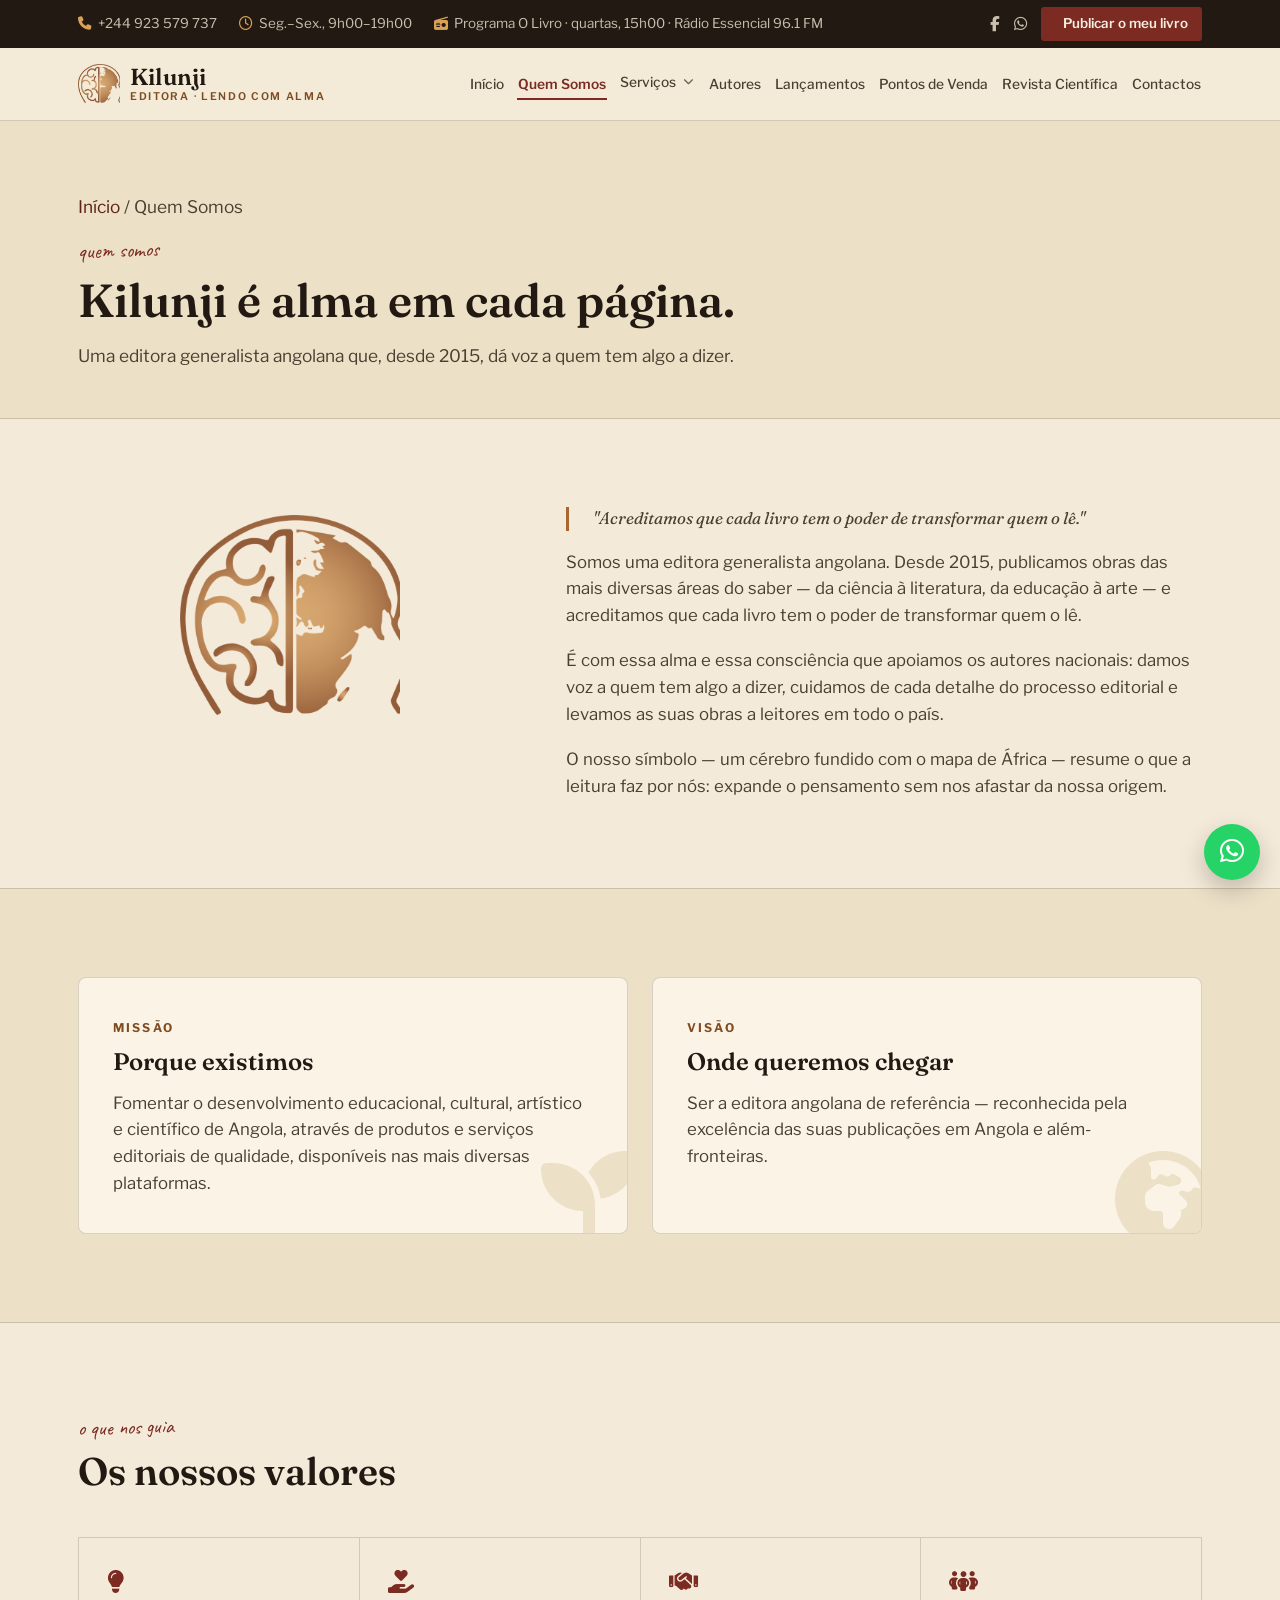
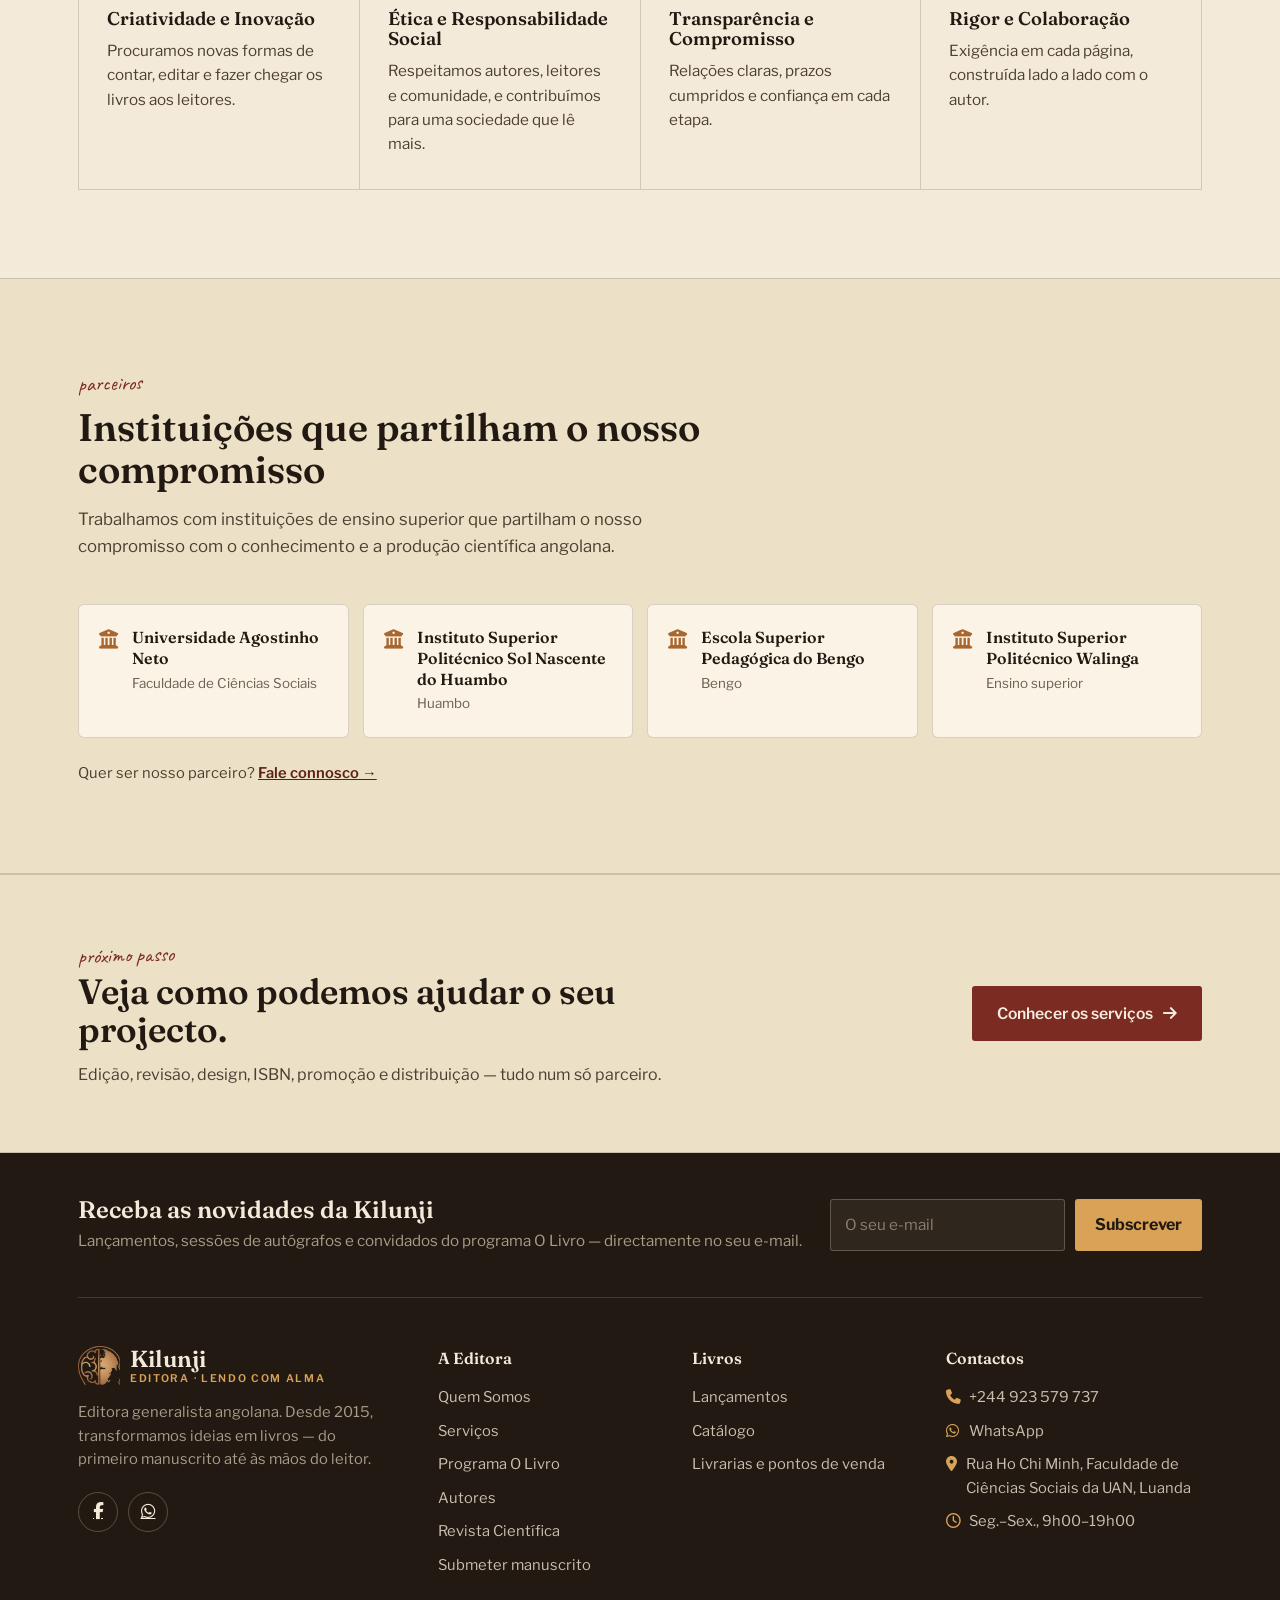
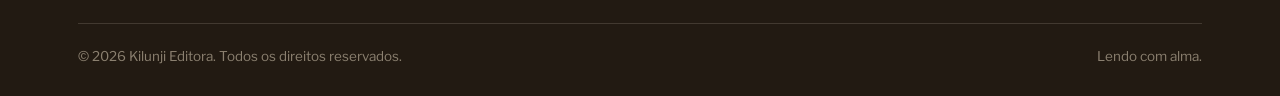
<file: sobre.html>
<!DOCTYPE html>
<html lang="pt-AO">
<head>
<meta charset="UTF-8">
<meta name="viewport" content="width=device-width, initial-scale=1.0">
<title>Quem Somos | Kilunji Editora</title>
<meta name="description" content="Editora generalista angolana desde 2015. Conheça a missão, a visão, os valores e os parceiros académicos da Kilunji.">
<meta name="theme-color" content="#221a12">
<meta property="og:type" content="website">
<meta property="og:site_name" content="Kilunji Editora">
<meta property="og:locale" content="pt_AO">
<meta property="og:title" content="Quem Somos | Kilunji Editora">
<meta property="og:description" content="Editora generalista angolana desde 2015. Conheça a missão, a visão, os valores e os parceiros académicos da Kilunji.">
<meta property="og:image" content="assets/img/logo-icon.png">
<link rel="icon" type="image/png" href="assets/img/favicon.png">
<link rel="preconnect" href="https://fonts.googleapis.com">
<link rel="preconnect" href="https://fonts.gstatic.com" crossorigin>
<link href="https://fonts.googleapis.com/css2?family=Fraunces:ital,opsz,wght@0,9..144,400;0,9..144,500;0,9..144,600;1,9..144,500&family=Libre+Franklin:wght@400;500;600;700&family=Caveat:wght@500;600&display=swap" rel="stylesheet">
<link rel="stylesheet" href="https://cdnjs.cloudflare.com/ajax/libs/font-awesome/6.5.2/css/all.min.css" referrerpolicy="no-referrer">
<link rel="stylesheet" href="assets/css/style.css">
</head>
<body>
<a class="skip-link" href="#conteudo">Saltar para o conteúdo</a>
<div class="topbar">
  <div class="topbar-inner">
    <div class="topbar-info">
      <a href="tel:+244923579737"><i class="fa-solid fa-phone" aria-hidden="true"></i> +244 923 579 737</a>
      <span><i class="fa-regular fa-clock" aria-hidden="true"></i> Seg.–Sex., 9h00–19h00</span>
      <a href="programa-o-livro.html"><i class="fa-solid fa-radio" aria-hidden="true"></i> Programa O Livro · quartas, 15h00 · Rádio Essencial 96.1 FM</a>
    </div>
    <div class="topbar-actions">
      <a href="https://www.facebook.com/share/19PNBQKD8v/?mibextid=wwXIfr" target="_blank" rel="noopener" aria-label="Facebook da Kilunji"><i class="fa-brands fa-facebook-f" aria-hidden="true"></i></a>
      <a href="https://wa.me/244923579737" target="_blank" rel="noopener" aria-label="WhatsApp da Kilunji"><i class="fa-brands fa-whatsapp" aria-hidden="true"></i></a>
      <a class="topbar-cta" href="submeter-livro.html"><i class="fa-solid fa-feather-pointer" aria-hidden="true"></i> Publicar o meu livro</a>
    </div>
  </div>
</div>
<header class="site-header">
  <nav class="nav" aria-label="Menu principal">
    <a href="index.html" class="brand" aria-label="Kilunji Editora — página inicial">
      <img class="brand-icon" src="assets/img/logo-icon.png" alt="" width="42" height="38">
      <span class="brand-text"><b>Kilunji</b><small>Editora · lendo com alma</small></span>
    </a>
    <ul class="nav-links" id="navLinks">
      <li><a href="index.html">Início</a></li>
      <li><a href="sobre.html" class="active" aria-current="page">Quem Somos</a></li>
      <li class="has-sub">
        <a href="servicos.html">Serviços</a>
        <button type="button" class="sub-toggle" aria-expanded="false" aria-controls="sub-servicos" aria-label="Mostrar submenu de Serviços"><i class="fa-solid fa-chevron-down" aria-hidden="true"></i></button>
        <ul class="sub-menu" id="sub-servicos">
          <li><a href="servicos.html"><i class="fa-solid fa-layer-group" aria-hidden="true"></i><span>Todos os serviços<small>Edição, revisão, design, distribuição…</small></span></a></li>
          <li><a href="programa-o-livro.html"><i class="fa-solid fa-radio" aria-hidden="true"></i><span>Programa O Livro<small>Quartas, 15h00 · Rádio Essencial 96.1 FM</small></span></a></li>
        </ul>
      </li>
      <li><a href="autores.html">Autores</a></li>
      <li><a href="lancamentos.html">Lançamentos</a></li>
      <li><a href="livrarias.html">Pontos de Venda</a></li>
      <li><a href="revista.html">Revista Científica</a></li>
      <li><a href="contacto.html">Contactos</a></li>
      <li class="mobile-cta"><a href="submeter-livro.html"><i class="fa-solid fa-feather-pointer" aria-hidden="true"></i> Publicar o meu livro</a></li>
    </ul>
    <button type="button" class="burger" id="burgerBtn" aria-label="Abrir menu" aria-expanded="false" aria-controls="navLinks">
      <i class="fa-solid fa-bars" aria-hidden="true"></i>
    </button>
  </nav>
</header>

<main id="conteudo">

  <div class="page-hero">
    <div class="wrap">
      <p class="breadcrumb"><a href="index.html">Início</a> / Quem Somos</p>
      <span class="kicker">quem somos</span>
      <h1>Kilunji é alma em cada página.</h1>
      <p>Uma editora generalista angolana que, desde 2015, dá voz a quem tem algo a dizer.</p>
    </div>
  </div>

  <section>
    <div class="wrap sobre-grid">
      <div class="sobre-mark">
        <img src="assets/img/logo-icon.png" alt="Símbolo Kilunji: um cérebro unido ao mapa de África" width="220" height="200">
      </div>
      <div class="prose">
        <p class="pull">"Acreditamos que cada livro tem o poder de transformar quem o lê."</p>
        <p>Somos uma editora generalista angolana. Desde 2015, publicamos obras das mais diversas áreas do saber — da ciência à literatura, da educação à arte — e acreditamos que cada livro tem o poder de transformar quem o lê.</p>
        <p>É com essa alma e essa consciência que apoiamos os autores nacionais: damos voz a quem tem algo a dizer, cuidamos de cada detalhe do processo editorial e levamos as suas obras a leitores em todo o país.</p>
        <p>O nosso símbolo — um cérebro fundido com o mapa de África — resume o que a leitura faz por nós: expande o pensamento sem nos afastar da nossa origem.</p>
      </div>
    </div>
  </section>

  <!-- MISSÃO E VISÃO -->
  <section class="section-alt">
    <div class="wrap">
      <div class="mv-grid">
        <div class="mv-card">
          <span class="tag">Missão</span>
          <h3>Porque existimos</h3>
          <p>Fomentar o desenvolvimento educacional, cultural, artístico e científico de Angola, através de produtos e serviços editoriais de qualidade, disponíveis nas mais diversas plataformas.</p>
          <i class="fa-solid fa-seedling" aria-hidden="true"></i>
        </div>
        <div class="mv-card">
          <span class="tag">Visão</span>
          <h3>Onde queremos chegar</h3>
          <p>Ser a editora angolana de referência — reconhecida pela excelência das suas publicações em Angola e além-fronteiras.</p>
          <i class="fa-solid fa-earth-africa" aria-hidden="true"></i>
        </div>
      </div>
    </div>
  </section>

  <!-- VALORES -->
  <section>
    <div class="wrap">
      <div class="section-head">
        <span class="kicker">o que nos guia</span>
        <h2>Os nossos valores</h2>
      </div>
      <div class="teaser-grid">
        <div class="teaser">
          <i class="fa-solid fa-lightbulb" aria-hidden="true"></i>
          <h3>Criatividade e Inovação</h3>
          <p>Procuramos novas formas de contar, editar e fazer chegar os livros aos leitores.</p>
        </div>
        <div class="teaser">
          <i class="fa-solid fa-hand-holding-heart" aria-hidden="true"></i>
          <h3>Ética e Responsabilidade Social</h3>
          <p>Respeitamos autores, leitores e comunidade, e contribuímos para uma sociedade que lê mais.</p>
        </div>
        <div class="teaser">
          <i class="fa-solid fa-handshake" aria-hidden="true"></i>
          <h3>Transparência e Compromisso</h3>
          <p>Relações claras, prazos cumpridos e confiança em cada etapa.</p>
        </div>
        <div class="teaser">
          <i class="fa-solid fa-people-group" aria-hidden="true"></i>
          <h3>Rigor e Colaboração</h3>
          <p>Exigência em cada página, construída lado a lado com o autor.</p>
        </div>
      </div>
    </div>
  </section>

  <!-- PARCEIROS -->
  <section class="section-alt" id="parceiros">
    <div class="wrap">
      <div class="section-head">
        <span class="kicker">parceiros</span>
        <h2>Instituições que partilham o nosso compromisso</h2>
        <p>Trabalhamos com instituições de ensino superior que partilham o nosso compromisso com o conhecimento e a produção científica angolana.</p>
      </div>
      <div class="partners">
        <div class="partner"><i class="fa-solid fa-building-columns" aria-hidden="true"></i><div><b>Universidade Agostinho Neto</b><span>Faculdade de Ciências Sociais</span></div></div>
        <div class="partner"><i class="fa-solid fa-building-columns" aria-hidden="true"></i><div><b>Instituto Superior Politécnico Sol Nascente do Huambo</b><span>Huambo</span></div></div>
        <div class="partner"><i class="fa-solid fa-building-columns" aria-hidden="true"></i><div><b>Escola Superior Pedagógica do Bengo</b><span>Bengo</span></div></div>
        <div class="partner"><i class="fa-solid fa-building-columns" aria-hidden="true"></i><div><b>Instituto Superior Politécnico Walinga</b><span>Ensino superior</span></div></div>
      </div>
      <p class="divider-note">Quer ser nosso parceiro? <a href="contacto.html?assunto=parcerias#formulario">Fale connosco →</a></p>
    </div>
  </section>

  <section class="cta-band tight">
    <div class="wrap cta-box">
      <div>
        <span class="kicker">próximo passo</span>
        <h2>Veja como podemos ajudar o seu projecto.</h2>
        <p>Edição, revisão, design, ISBN, promoção e distribuição — tudo num só parceiro.</p>
      </div>
      <div class="btn-actions">
        <a class="btn btn-wine" href="servicos.html">Conhecer os serviços <i class="fa-solid fa-arrow-right" aria-hidden="true"></i></a>
      </div>
    </div>
  </section>

</main>

<footer class="site-footer">
  <div class="wrap">

    <div class="newsletter" id="novidades">
      <div class="newsletter-inner">
        <div>
          <h2>Receba as novidades da Kilunji</h2>
          <p>Lançamentos, sessões de autógrafos e convidados do programa O Livro — directamente no seu e-mail.</p>
        </div>
        <form action="https://formsubmit.co/wilsonvicentelucas@gmail.com" method="POST" data-next="obrigado.html?tipo=novidades">
          <input type="hidden" name="_subject" value="Nova subscrição de novidades — Kilunji">
          <input type="hidden" name="_template" value="table">
          <input type="hidden" name="_captcha" value="false">
          <input type="hidden" name="_next" value="obrigado.html?tipo=novidades">
          <input type="text" name="_honey" class="hp-field" tabindex="-1" autocomplete="off" aria-hidden="true">
          <label for="newsletterEmail" class="visually-hidden">O seu e-mail</label>
          <input type="email" id="newsletterEmail" name="E-mail para novidades" required placeholder="O seu e-mail">
          <button type="submit">Subscrever</button>
        </form>
      </div>
    </div>

    <div class="foot-grid">
      <div class="foot-brand">
        <a href="index.html" class="brand" aria-label="Kilunji Editora — página inicial">
          <img class="brand-icon" src="assets/img/logo-icon.png" alt="" width="42" height="38">
          <span class="brand-text"><b>Kilunji</b><small>Editora · lendo com alma</small></span>
        </a>
        <p>Editora generalista angolana. Desde 2015, transformamos ideias em livros — do primeiro manuscrito até às mãos do leitor.</p>
        <div class="foot-social">
          <a href="https://www.facebook.com/share/19PNBQKD8v/?mibextid=wwXIfr" target="_blank" rel="noopener" aria-label="Facebook da Kilunji"><i class="fa-brands fa-facebook-f"></i></a>
          <a href="https://wa.me/244923579737" target="_blank" rel="noopener" aria-label="WhatsApp da Kilunji"><i class="fa-brands fa-whatsapp"></i></a>
          <!-- Acrescentar quando os links estiverem disponíveis:
          <a href="#" target="_blank" rel="noopener" aria-label="Instagram da Kilunji"><i class="fa-brands fa-instagram"></i></a>
          <a href="#" target="_blank" rel="noopener" aria-label="LinkedIn da Kilunji"><i class="fa-brands fa-linkedin-in"></i></a>
          <a href="#" target="_blank" rel="noopener" aria-label="Programa O Livro no YouTube"><i class="fa-brands fa-youtube"></i></a>
          <a href="#" target="_blank" rel="noopener" aria-label="Programa O Livro no Spotify"><i class="fa-brands fa-spotify"></i></a>
          -->
        </div>
      </div>
      <div>
        <h5>A Editora</h5>
        <ul>
          <li><a href="sobre.html">Quem Somos</a></li>
          <li><a href="servicos.html">Serviços</a></li>
          <li><a href="programa-o-livro.html">Programa O Livro</a></li>
          <li><a href="autores.html">Autores</a></li>
          <li><a href="revista.html">Revista Científica</a></li>
          <li><a href="submeter-livro.html">Submeter manuscrito</a></li>
        </ul>
      </div>
      <div>
        <h5>Livros</h5>
        <ul>
          <li><a href="lancamentos.html">Lançamentos</a></li>
          <li><a href="catalogo.html">Catálogo</a></li>
          <li><a href="livrarias.html">Livrarias e pontos de venda</a></li>
        </ul>
      </div>
      <div>
        <h5>Contactos</h5>
        <ul class="contact-list">
          <li><a href="tel:+244923579737"><i class="fa-solid fa-phone"></i> +244 923 579 737</a></li>
          <li><a href="https://wa.me/244923579737" target="_blank" rel="noopener"><i class="fa-brands fa-whatsapp"></i> WhatsApp</a></li>
          <li><a href="contacto.html#mapa"><i class="fa-solid fa-location-dot"></i> Rua Ho Chi Minh, Faculdade de Ciências Sociais da UAN, Luanda</a></li>
          <li><a href="contacto.html"><i class="fa-regular fa-clock"></i> Seg.–Sex., 9h00–19h00</a></li>
        </ul>
      </div>
    </div>
    <div class="foot-bottom">
      <span>© <span data-year>2026</span> Kilunji Editora. Todos os direitos reservados.</span>
      <span>Lendo com alma.</span>
    </div>
  </div>
</footer>

<a class="wa-float" href="https://wa.me/244923579737" target="_blank" rel="noopener" aria-label="Falar connosco pelo WhatsApp"><i class="fa-brands fa-whatsapp"></i></a>

<script src="assets/js/main.js" defer></script>
</body>
</html>
</file>
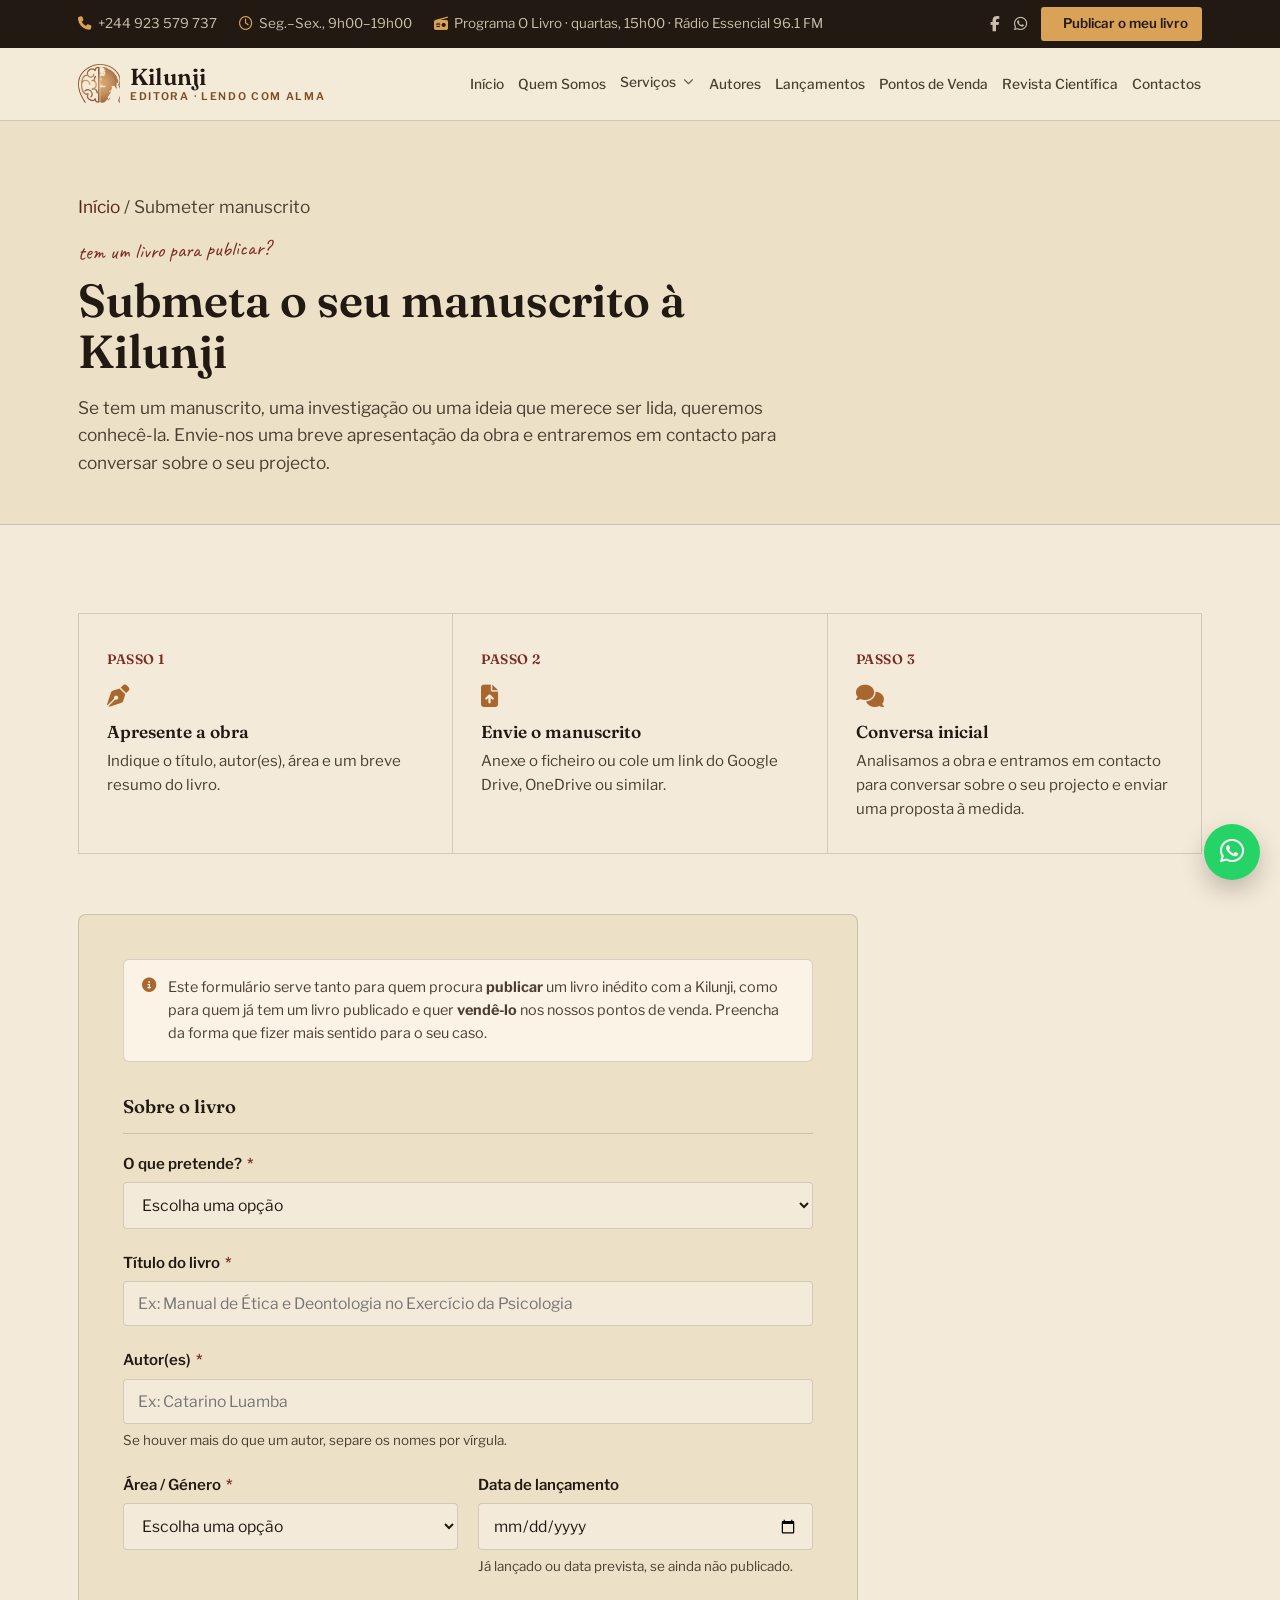
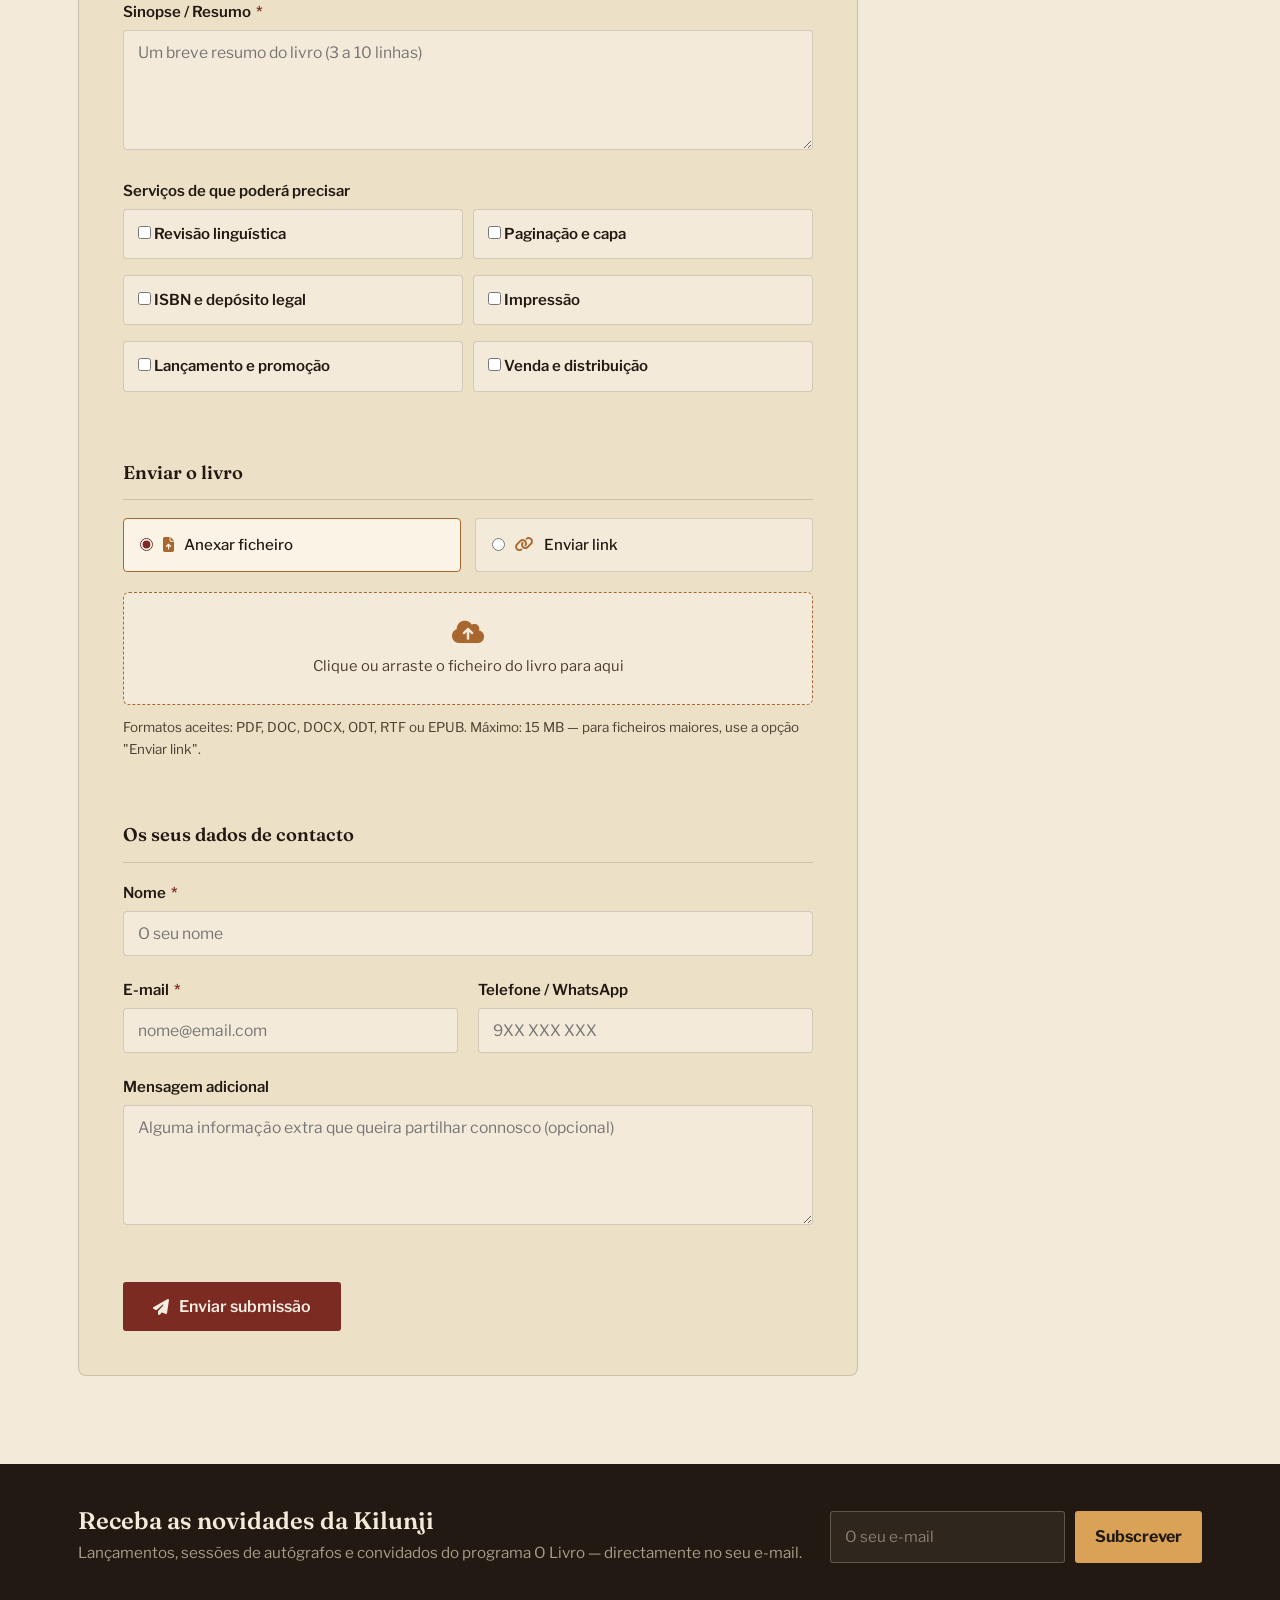
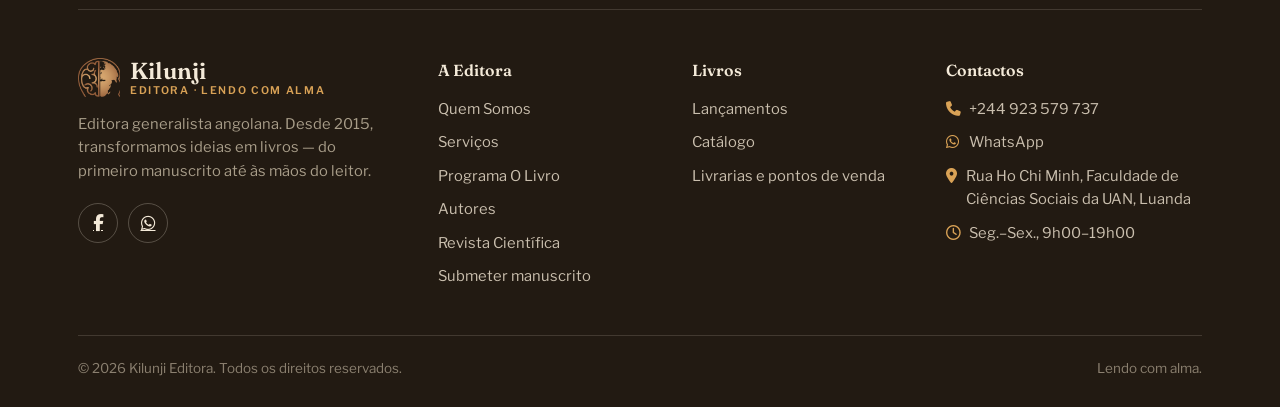
<file: submeter-livro.html>
<!DOCTYPE html>
<html lang="pt-AO">
<head>
<meta charset="UTF-8">
<meta name="viewport" content="width=device-width, initial-scale=1.0">
<title>Submeter manuscrito | Kilunji Editora</title>
<meta name="description" content="Tem um manuscrito, uma investigação ou uma ideia que merece ser lida? Envie-nos uma breve apresentação da obra e a Kilunji entra em contacto.">
<meta name="theme-color" content="#221a12">
<meta property="og:type" content="website">
<meta property="og:site_name" content="Kilunji Editora">
<meta property="og:locale" content="pt_AO">
<meta property="og:title" content="Submeter manuscrito | Kilunji Editora">
<meta property="og:description" content="Tem um manuscrito, uma investigação ou uma ideia que merece ser lida? Envie-nos uma breve apresentação da obra e a Kilunji entra em contacto.">
<meta property="og:image" content="assets/img/logo-icon.png">
<link rel="icon" type="image/png" href="assets/img/favicon.png">
<link rel="preconnect" href="https://fonts.googleapis.com">
<link rel="preconnect" href="https://fonts.gstatic.com" crossorigin>
<link href="https://fonts.googleapis.com/css2?family=Fraunces:ital,opsz,wght@0,9..144,400;0,9..144,500;0,9..144,600;1,9..144,500&family=Libre+Franklin:wght@400;500;600;700&family=Caveat:wght@500;600&display=swap" rel="stylesheet">
<link rel="stylesheet" href="https://cdnjs.cloudflare.com/ajax/libs/font-awesome/6.5.2/css/all.min.css" referrerpolicy="no-referrer">
<link rel="stylesheet" href="assets/css/style.css">
</head>
<body>
<a class="skip-link" href="#conteudo">Saltar para o conteúdo</a>
<div class="topbar">
  <div class="topbar-inner">
    <div class="topbar-info">
      <a href="tel:+244923579737"><i class="fa-solid fa-phone" aria-hidden="true"></i> +244 923 579 737</a>
      <span><i class="fa-regular fa-clock" aria-hidden="true"></i> Seg.–Sex., 9h00–19h00</span>
      <a href="programa-o-livro.html"><i class="fa-solid fa-radio" aria-hidden="true"></i> Programa O Livro · quartas, 15h00 · Rádio Essencial 96.1 FM</a>
    </div>
    <div class="topbar-actions">
      <a href="https://www.facebook.com/share/19PNBQKD8v/?mibextid=wwXIfr" target="_blank" rel="noopener" aria-label="Facebook da Kilunji"><i class="fa-brands fa-facebook-f" aria-hidden="true"></i></a>
      <a href="https://wa.me/244923579737" target="_blank" rel="noopener" aria-label="WhatsApp da Kilunji"><i class="fa-brands fa-whatsapp" aria-hidden="true"></i></a>
      <a class="topbar-cta active" href="submeter-livro.html"><i class="fa-solid fa-feather-pointer" aria-hidden="true"></i> Publicar o meu livro</a>
    </div>
  </div>
</div>
<header class="site-header">
  <nav class="nav" aria-label="Menu principal">
    <a href="index.html" class="brand" aria-label="Kilunji Editora — página inicial">
      <img class="brand-icon" src="assets/img/logo-icon.png" alt="" width="42" height="38">
      <span class="brand-text"><b>Kilunji</b><small>Editora · lendo com alma</small></span>
    </a>
    <ul class="nav-links" id="navLinks">
      <li><a href="index.html">Início</a></li>
      <li><a href="sobre.html">Quem Somos</a></li>
      <li class="has-sub">
        <a href="servicos.html">Serviços</a>
        <button type="button" class="sub-toggle" aria-expanded="false" aria-controls="sub-servicos" aria-label="Mostrar submenu de Serviços"><i class="fa-solid fa-chevron-down" aria-hidden="true"></i></button>
        <ul class="sub-menu" id="sub-servicos">
          <li><a href="servicos.html"><i class="fa-solid fa-layer-group" aria-hidden="true"></i><span>Todos os serviços<small>Edição, revisão, design, distribuição…</small></span></a></li>
          <li><a href="programa-o-livro.html"><i class="fa-solid fa-radio" aria-hidden="true"></i><span>Programa O Livro<small>Quartas, 15h00 · Rádio Essencial 96.1 FM</small></span></a></li>
        </ul>
      </li>
      <li><a href="autores.html">Autores</a></li>
      <li><a href="lancamentos.html">Lançamentos</a></li>
      <li><a href="livrarias.html">Pontos de Venda</a></li>
      <li><a href="revista.html">Revista Científica</a></li>
      <li><a href="contacto.html">Contactos</a></li>
      <li class="mobile-cta"><a href="submeter-livro.html"><i class="fa-solid fa-feather-pointer" aria-hidden="true"></i> Publicar o meu livro</a></li>
    </ul>
    <button type="button" class="burger" id="burgerBtn" aria-label="Abrir menu" aria-expanded="false" aria-controls="navLinks">
      <i class="fa-solid fa-bars" aria-hidden="true"></i>
    </button>
  </nav>
</header>

<main id="conteudo">

  <div class="page-hero">
    <div class="wrap">
      <p class="breadcrumb"><a href="index.html">Início</a> / Submeter manuscrito</p>
      <span class="kicker">tem um livro para publicar?</span>
      <h1>Submeta o seu manuscrito à Kilunji</h1>
      <p>Se tem um manuscrito, uma investigação ou uma ideia que merece ser lida, queremos conhecê-la. Envie-nos uma breve apresentação da obra e entraremos em contacto para conversar sobre o seu projecto.</p>
    </div>
  </div>

  <!-- COMO FUNCIONA -->
  <section style="padding-bottom:40px;">
    <div class="wrap">
      <div class="steps-grid">
        <div class="step">
          <span class="step-num">PASSO 1</span>
          <i class="fa-solid fa-pen-nib" aria-hidden="true"></i>
          <h3>Apresente a obra</h3>
          <p>Indique o título, autor(es), área e um breve resumo do livro.</p>
        </div>
        <div class="step">
          <span class="step-num">PASSO 2</span>
          <i class="fa-solid fa-file-arrow-up" aria-hidden="true"></i>
          <h3>Envie o manuscrito</h3>
          <p>Anexe o ficheiro ou cole um link do Google Drive, OneDrive ou similar.</p>
        </div>
        <div class="step">
          <span class="step-num">PASSO 3</span>
          <i class="fa-solid fa-comments" aria-hidden="true"></i>
          <h3>Conversa inicial</h3>
          <p>Analisamos a obra e entramos em contacto para conversar sobre o seu projecto e enviar uma proposta à medida.</p>
        </div>
      </div>
    </div>
  </section>

  <!-- FORMULÁRIO -->
  <section style="padding-top:20px;">
    <div class="wrap">
      <div class="form-card">

        <div class="form-note">
          <i class="fa-solid fa-circle-info" aria-hidden="true"></i>
          <span>Este formulário serve tanto para quem procura <strong>publicar</strong> um livro inédito com a Kilunji, como para quem já tem um livro publicado e quer <strong>vendê-lo</strong> nos nossos pontos de venda. Preencha da forma que fizer mais sentido para o seu caso.</span>
        </div>

        <form action="https://formsubmit.co/wilsonvicentelucas@gmail.com" method="POST" enctype="multipart/form-data" data-next="obrigado.html?tipo=livro">

          <!-- Campos de configuração do FormSubmit -->
          <input type="hidden" name="_subject" value="Nova submissão de manuscrito — Kilunji">
          <input type="hidden" name="_template" value="table">
          <input type="hidden" name="_captcha" value="false">
          <input type="hidden" name="_next" value="obrigado.html?tipo=livro">
          <!-- Campo-armadilha anti-spam: deve ficar sempre vazio -->
          <input type="text" name="_honey" class="hp-field" tabindex="-1" autocomplete="off" aria-hidden="true">

          <fieldset class="form-section">
            <legend>Sobre o livro</legend>

            <div class="field">
              <label for="objectivo">O que pretende? <span class="req">*</span></label>
              <select id="objectivo" name="Objectivo" required>
                <option value="" disabled selected>Escolha uma opção</option>
                <option>Publicar um livro inédito</option>
                <option>Vender um livro já publicado</option>
                <option>Ainda não sei — quero orientação</option>
              </select>
            </div>

            <div class="field">
              <label for="titulo_livro">Título do livro <span class="req">*</span></label>
              <input type="text" id="titulo_livro" name="Título do livro" required placeholder="Ex: Manual de Ética e Deontologia no Exercício da Psicologia">
            </div>

            <div class="field">
              <label for="autores">Autor(es) <span class="req">*</span></label>
              <input type="text" id="autores" name="Autor(es)" required placeholder="Ex: Catarino Luamba">
              <span class="helper">Se houver mais do que um autor, separe os nomes por vírgula.</span>
            </div>

            <div class="field-row">
              <div class="field">
                <label for="genero">Área / Género <span class="req">*</span></label>
                <select id="genero" name="Género" required>
                  <option value="" disabled selected>Escolha uma opção</option>
                  <option>Literatura — ficção</option>
                  <option>Poesia</option>
                  <option>Psicologia</option>
                  <option>Ciências sociais</option>
                  <option>Ciência e tecnologia</option>
                  <option>Educação</option>
                  <option>Académico / Científico</option>
                  <option>Arte e cultura</option>
                  <option>Infantil / Juvenil</option>
                  <option>Autoajuda / Desenvolvimento pessoal</option>
                  <option>Biografia / Memórias</option>
                  <option>Outro</option>
                </select>
              </div>
              <div class="field">
                <label for="data_lancamento">Data de lançamento</label>
                <input type="date" id="data_lancamento" name="Data de lançamento">
                <span class="helper">Já lançado ou data prevista, se ainda não publicado.</span>
              </div>
            </div>

            <div class="field">
              <label for="sinopse">Sinopse / Resumo <span class="req">*</span></label>
              <textarea id="sinopse" name="Sinopse" required placeholder="Um breve resumo do livro (3 a 10 linhas)"></textarea>
            </div>

            <div class="field">
              <span class="label">Serviços de que poderá precisar</span>
              <div class="check-grid">
                <label class="check"><input type="checkbox" name="Serviços[]" value="Revisão"> Revisão linguística</label>
                <label class="check"><input type="checkbox" name="Serviços[]" value="Paginação e capa"> Paginação e capa</label>
                <label class="check"><input type="checkbox" name="Serviços[]" value="ISBN e depósito legal"> ISBN e depósito legal</label>
                <label class="check"><input type="checkbox" name="Serviços[]" value="Impressão"> Impressão</label>
                <label class="check"><input type="checkbox" name="Serviços[]" value="Lançamento e promoção"> Lançamento e promoção</label>
                <label class="check"><input type="checkbox" name="Serviços[]" value="Venda e distribuição"> Venda e distribuição</label>
              </div>
            </div>
          </fieldset>

          <fieldset class="form-section" data-method-group>
            <legend>Enviar o livro</legend>

            <div class="method-toggle" role="radiogroup" aria-label="Como pretende enviar o livro">
              <label class="method-option">
                <input type="radio" name="metodo_envio" value="ficheiro" checked>
                <i class="fa-solid fa-file-arrow-up" aria-hidden="true"></i> Anexar ficheiro
              </label>
              <label class="method-option">
                <input type="radio" name="metodo_envio" value="link">
                <i class="fa-solid fa-link" aria-hidden="true"></i> Enviar link
              </label>
            </div>

            <div class="method-panel" data-method-panel="ficheiro">
              <div class="field">
                <div class="file-drop" data-max-mb="15">
                  <i class="fa-solid fa-cloud-arrow-up" aria-hidden="true"></i>
                  <span>Clique ou arraste o ficheiro do livro para aqui</span>
                  <input type="file" id="livro_ficheiro" name="Ficheiro do livro" accept=".pdf,.doc,.docx,.odt,.rtf,.epub" data-required-when-active aria-label="Ficheiro do livro">
                </div>
                <div class="file-name" aria-live="polite"></div>
                <span class="helper">Formatos aceites: PDF, DOC, DOCX, ODT, RTF ou EPUB. Máximo: 15&nbsp;MB — para ficheiros maiores, use a opção "Enviar link".</span>
              </div>
            </div>

            <div class="method-panel" data-method-panel="link">
              <div class="field">
                <label for="livro_link">Link do livro</label>
                <input type="url" id="livro_link" name="Link do livro" data-required-when-active placeholder="https://drive.google.com/... ou https://onedrive.live.com/...">
                <span class="helper">Google Drive, OneDrive, Dropbox ou outro serviço — confirme que o link tem permissão de visualização/transferência.</span>
              </div>
            </div>
          </fieldset>

          <fieldset class="form-section">
            <legend>Os seus dados de contacto</legend>

            <div class="field">
              <label for="contacto_nome">Nome <span class="req">*</span></label>
              <input type="text" id="contacto_nome" name="Nome de contacto" required autocomplete="name" placeholder="O seu nome">
            </div>

            <div class="field-row">
              <div class="field">
                <label for="contacto_email">E-mail <span class="req">*</span></label>
                <input type="email" id="contacto_email" name="Email de contacto" required autocomplete="email" placeholder="nome@email.com">
              </div>
              <div class="field">
                <label for="contacto_telefone">Telefone / WhatsApp</label>
                <input type="tel" id="contacto_telefone" name="Telefone de contacto" autocomplete="tel" placeholder="9XX XXX XXX">
              </div>
            </div>

            <div class="field">
              <label for="mensagem">Mensagem adicional</label>
              <textarea id="mensagem" name="Mensagem adicional" placeholder="Alguma informação extra que queira partilhar connosco (opcional)"></textarea>
            </div>
          </fieldset>

          <button type="submit" class="submit-btn"><i class="fa-solid fa-paper-plane" aria-hidden="true"></i> Enviar submissão</button>
        </form>
      </div>
    </div>
  </section>

</main>

<footer class="site-footer">
  <div class="wrap">

    <div class="newsletter" id="novidades">
      <div class="newsletter-inner">
        <div>
          <h2>Receba as novidades da Kilunji</h2>
          <p>Lançamentos, sessões de autógrafos e convidados do programa O Livro — directamente no seu e-mail.</p>
        </div>
        <form action="https://formsubmit.co/wilsonvicentelucas@gmail.com" method="POST" data-next="obrigado.html?tipo=novidades">
          <input type="hidden" name="_subject" value="Nova subscrição de novidades — Kilunji">
          <input type="hidden" name="_template" value="table">
          <input type="hidden" name="_captcha" value="false">
          <input type="hidden" name="_next" value="obrigado.html?tipo=novidades">
          <input type="text" name="_honey" class="hp-field" tabindex="-1" autocomplete="off" aria-hidden="true">
          <label for="newsletterEmail" class="visually-hidden">O seu e-mail</label>
          <input type="email" id="newsletterEmail" name="E-mail para novidades" required placeholder="O seu e-mail">
          <button type="submit">Subscrever</button>
        </form>
      </div>
    </div>

    <div class="foot-grid">
      <div class="foot-brand">
        <a href="index.html" class="brand" aria-label="Kilunji Editora — página inicial">
          <img class="brand-icon" src="assets/img/logo-icon.png" alt="" width="42" height="38">
          <span class="brand-text"><b>Kilunji</b><small>Editora · lendo com alma</small></span>
        </a>
        <p>Editora generalista angolana. Desde 2015, transformamos ideias em livros — do primeiro manuscrito até às mãos do leitor.</p>
        <div class="foot-social">
          <a href="https://www.facebook.com/share/19PNBQKD8v/?mibextid=wwXIfr" target="_blank" rel="noopener" aria-label="Facebook da Kilunji"><i class="fa-brands fa-facebook-f"></i></a>
          <a href="https://wa.me/244923579737" target="_blank" rel="noopener" aria-label="WhatsApp da Kilunji"><i class="fa-brands fa-whatsapp"></i></a>
          <!-- Acrescentar quando os links estiverem disponíveis:
          <a href="#" target="_blank" rel="noopener" aria-label="Instagram da Kilunji"><i class="fa-brands fa-instagram"></i></a>
          <a href="#" target="_blank" rel="noopener" aria-label="LinkedIn da Kilunji"><i class="fa-brands fa-linkedin-in"></i></a>
          <a href="#" target="_blank" rel="noopener" aria-label="Programa O Livro no YouTube"><i class="fa-brands fa-youtube"></i></a>
          <a href="#" target="_blank" rel="noopener" aria-label="Programa O Livro no Spotify"><i class="fa-brands fa-spotify"></i></a>
          -->
        </div>
      </div>
      <div>
        <h5>A Editora</h5>
        <ul>
          <li><a href="sobre.html">Quem Somos</a></li>
          <li><a href="servicos.html">Serviços</a></li>
          <li><a href="programa-o-livro.html">Programa O Livro</a></li>
          <li><a href="autores.html">Autores</a></li>
          <li><a href="revista.html">Revista Científica</a></li>
          <li><a href="submeter-livro.html">Submeter manuscrito</a></li>
        </ul>
      </div>
      <div>
        <h5>Livros</h5>
        <ul>
          <li><a href="lancamentos.html">Lançamentos</a></li>
          <li><a href="catalogo.html">Catálogo</a></li>
          <li><a href="livrarias.html">Livrarias e pontos de venda</a></li>
        </ul>
      </div>
      <div>
        <h5>Contactos</h5>
        <ul class="contact-list">
          <li><a href="tel:+244923579737"><i class="fa-solid fa-phone"></i> +244 923 579 737</a></li>
          <li><a href="https://wa.me/244923579737" target="_blank" rel="noopener"><i class="fa-brands fa-whatsapp"></i> WhatsApp</a></li>
          <li><a href="contacto.html#mapa"><i class="fa-solid fa-location-dot"></i> Rua Ho Chi Minh, Faculdade de Ciências Sociais da UAN, Luanda</a></li>
          <li><a href="contacto.html"><i class="fa-regular fa-clock"></i> Seg.–Sex., 9h00–19h00</a></li>
        </ul>
      </div>
    </div>
    <div class="foot-bottom">
      <span>© <span data-year>2026</span> Kilunji Editora. Todos os direitos reservados.</span>
      <span>Lendo com alma.</span>
    </div>
  </div>
</footer>

<a class="wa-float" href="https://wa.me/244923579737" target="_blank" rel="noopener" aria-label="Falar connosco pelo WhatsApp"><i class="fa-brands fa-whatsapp"></i></a>

<script src="assets/js/main.js" defer></script>
</body>
</html>
</file>
<file: assets/css/style.css>
/* =========================================================
   KILUNJI EDITORA — Lendo com alma
   Folha de estilos principal
   ========================================================= */

:root{
  --paper: #f4ead9;
  --paper-deep: #ece0c7;
  --paper-shadow: #ddccac;
  --paper-light: #fbf3e6;
  --ink: #221a12;
  --ink-soft: #4a3f30;
  --ink-mute: #6b5f4d;
  --bronze: #a8672f;
  --bronze-deep: #7f4c21;
  --gold: #d9a256;
  --wine: #7c2b23;
  --wine-deep: #5c1f19;
  --green: #2f6b3a;
  --line: rgba(34,26,18,0.16);
  --line-dark: rgba(244,234,217,0.18);
  --on-dark: #d8cfbf;
  --on-dark-mute: #a89d89;
  --max: 1180px;
  --header-h: 72px;
}

*{box-sizing:border-box;}
html{scroll-behavior:smooth; scroll-padding-top:calc(var(--header-h) + 16px);}
body{
  margin:0;
  background:var(--paper);
  color:var(--ink);
  font-family:'Libre Franklin', sans-serif;
  font-size:16px;
  line-height:1.6;
  -webkit-font-smoothing:antialiased;
}
img{max-width:100%; display:block;}
a{color:inherit;}
h1,h2,h3,h4{
  font-family:'Fraunces', serif;
  font-weight:600;
  line-height:1.1;
  margin:0;
  color:var(--ink);
}
p{margin:0;}
.wrap{max-width:var(--max); margin:0 auto; padding:0 28px;}
@media (max-width:560px){ .wrap{padding:0 18px;} }
.script{font-family:'Caveat', cursive; font-weight:600;}
.visually-hidden{position:absolute !important; width:1px; height:1px; padding:0; margin:-1px; overflow:hidden; clip:rect(0,0,0,0); white-space:nowrap; border:0;}

a:focus-visible, button:focus-visible, input:focus-visible, select:focus-visible, textarea:focus-visible, summary:focus-visible{
  outline:2px solid var(--bronze-deep);
  outline-offset:3px;
}

@media (prefers-reduced-motion: reduce){
  *{animation-duration:0.001ms !important; animation-iteration-count:1 !important; transition-duration:0.001ms !important; scroll-behavior:auto !important;}
}

.skip-link{
  position:absolute; left:16px; top:-60px; z-index:100;
  background:var(--ink); color:var(--paper); padding:10px 16px; border-radius:3px; text-decoration:none; font-weight:600;
}
.skip-link:focus{top:12px;}

/* ============ HEADER ============ */
.site-header{
  position:sticky; top:0; z-index:50;
  background:rgba(244,234,217,0.95);
  backdrop-filter:blur(6px);
  border-bottom:1px solid var(--line);
  transition:box-shadow .2s ease;
}
.site-header.scrolled{box-shadow:0 6px 24px rgba(34,26,18,0.08);}
.nav{
  display:flex; align-items:center; justify-content:space-between;
  padding:12px 28px; min-height:var(--header-h);
  max-width:var(--max); margin:0 auto;
  gap:20px;
}
.brand{display:flex; align-items:center; gap:10px; text-decoration:none; flex-shrink:0;}
.brand-icon{width:42px; height:auto;}
.brand-text{display:flex; flex-direction:column; line-height:1;}
.brand-text b{font-family:'Fraunces', serif; font-weight:600; font-size:1.45rem; letter-spacing:0.2px; color:var(--ink);}
.brand-text small{font-size:0.66rem; letter-spacing:0.16em; text-transform:uppercase; color:var(--bronze-deep); margin-top:4px; font-weight:600;}

/* Barra superior (contactos + botão principal) */
.topbar{background:var(--ink); color:#cabfae; font-size:0.84rem;}
.topbar-inner{max-width:var(--max); margin:0 auto; padding:7px 28px; display:flex; justify-content:space-between; align-items:center; gap:20px;}
.topbar-info{display:flex; gap:22px; align-items:center; flex-wrap:wrap;}
.topbar-info a, .topbar-info span{color:#cabfae; text-decoration:none; display:inline-flex; align-items:center; gap:7px;}
.topbar-info i{color:var(--gold);}
.topbar-info a:hover{color:var(--paper);}
.topbar-actions{display:flex; gap:14px; align-items:center;}
.topbar-actions > a:not(.topbar-cta){color:#cabfae; font-size:0.95rem;}
.topbar-actions > a:not(.topbar-cta):hover{color:var(--gold);}
.topbar-cta{
  display:inline-flex; align-items:center; gap:8px; background:var(--wine); color:#f6ede1; text-decoration:none;
  padding:6px 14px; border-radius:3px; font-weight:600; white-space:nowrap;
}
.topbar-cta:hover, .topbar-cta.active{background:var(--gold); color:var(--ink);}
@media (max-width:1230px){ .topbar{display:none;} }

.nav-links{display:flex; align-items:center; gap:12px; list-style:none; margin:0; padding:0;}
.nav-links > li{position:relative;}
.nav-links > li > a, .sub-toggle{white-space:nowrap;}
.nav-links a, .sub-toggle{
  text-decoration:none; font-size:0.86rem; font-weight:500; color:var(--ink-soft);
  padding:6px 1px; border-bottom:2px solid transparent;
  font-family:'Libre Franklin', sans-serif;
}
.nav-links > li > a:hover, .sub-toggle:hover{color:var(--wine); border-color:var(--wine);}
.nav-links a.active, .sub-toggle.active{color:var(--wine); border-color:var(--wine); font-weight:600;}

.sub-toggle{background:none; border-top:none; border-left:none; border-right:none; cursor:pointer; display:inline-flex; align-items:center; gap:6px;}
.has-sub{display:flex; align-items:center; gap:3px;}
.has-sub .sub-toggle{padding:6px 3px; border-bottom:2px solid transparent; color:var(--ink-mute);}
.has-sub .sub-toggle:hover{border-color:transparent;}
.sub-toggle i{font-size:0.65rem; transition:transform .2s ease;}
.has-sub.open .sub-toggle i{transform:rotate(180deg);}
.sub-menu{
  list-style:none; margin:0; padding:8px;
  position:absolute; top:calc(100% + 12px); left:-16px; min-width:260px;
  background:var(--paper-light); border:1px solid var(--line); border-radius:6px;
  box-shadow:0 18px 40px rgba(34,26,18,0.14);
  opacity:0; visibility:hidden; transform:translateY(-6px);
  transition:opacity .16s ease, transform .16s ease, visibility .16s;
}
.sub-menu::before{content:""; position:absolute; top:-14px; left:0; right:0; height:14px;}
.has-sub.open .sub-menu{opacity:1; visibility:visible; transform:none;}
@media (hover:hover) and (min-width:1231px){
  .has-sub:hover .sub-menu{opacity:1; visibility:visible; transform:none;}
}
.sub-menu a{
  display:flex; gap:12px; align-items:flex-start; padding:10px 12px; border-radius:4px; border:none;
  color:var(--ink);
}
.sub-menu a i{color:var(--bronze); width:18px; margin-top:3px; text-align:center;}
.sub-menu a span{display:flex; flex-direction:column; font-weight:600; font-size:0.92rem;}
.sub-menu a small{font-weight:400; color:var(--ink-mute); font-size:0.8rem; margin-top:2px;}
.sub-menu a:hover, .sub-menu a.active{background:var(--paper-deep); color:var(--wine);}

.nav-cta{
  display:inline-flex; align-items:center; gap:9px;
  background:var(--wine); color:#f6ede1;
  padding:11px 18px; border-radius:3px;
  text-decoration:none; font-weight:600; font-size:0.9rem;
  white-space:nowrap;
}
.nav-cta:hover{background:var(--wine-deep);}
.burger{display:none; background:none; border:none; cursor:pointer; padding:8px; font-size:1.4rem; color:var(--ink);}
.nav-links .mobile-cta{display:none;}

@media (max-width:1230px){
  .nav-links{
    position:fixed; top:var(--header-h); left:0; right:0;
    background:var(--paper);
    flex-direction:column; align-items:stretch; gap:0;
    border-bottom:1px solid var(--line);
    max-height:0; overflow-y:auto;
    transition:max-height .25s ease;
    box-shadow:0 18px 30px rgba(34,26,18,0.12);
  }
  .nav-links.open{max-height:calc(100vh - var(--header-h));}
  .nav-links > li > a, .sub-toggle{display:flex; width:100%; padding:14px 28px; border-bottom:1px solid var(--line); font-size:1rem;}
  .nav-links > li > a.active{border-bottom-color:var(--line); background:var(--paper-deep);}
  .has-sub{display:block;}
  .has-sub .sub-toggle{display:none;}
  .sub-toggle{justify-content:space-between; pointer-events:none;}
  .sub-toggle i{display:none;}
  .sub-toggle.active{border-bottom-color:var(--line);}
  .sub-menu{position:static; opacity:1; visibility:visible; transform:none; box-shadow:none; border:none; border-radius:0; background:var(--paper-deep); padding:4px 0; min-width:0;}
  .sub-menu::before{display:none;}
  .sub-menu a{padding:12px 28px 12px 40px; border-radius:0;}
  .nav-cta{display:none;}
  .nav-links .mobile-cta{display:block; padding:18px 28px;}
  .nav-links .mobile-cta a{background:var(--wine); color:#f6ede1; text-align:center; border-radius:3px; border:none; display:flex; align-items:center; justify-content:center; gap:8px; padding:14px; font-weight:600;}
  .burger{display:block;}
}
@media (max-width:560px){
  .nav{padding:10px 18px;}
  .brand-text small{letter-spacing:0.1em;}
}

/* ============ BOTÕES ============ */
.btn{
  display:inline-flex; align-items:center; justify-content:center; gap:10px;
  padding:14px 24px; border-radius:3px; text-decoration:none; cursor:pointer;
  font-family:'Libre Franklin', sans-serif; font-weight:600; font-size:0.98rem; border:1px solid transparent;
  transition:background .15s ease, color .15s ease, border-color .15s ease;
}
.btn-primary{background:var(--ink); color:var(--paper);}
.btn-primary:hover{background:#000;}
.btn-wine{background:var(--wine); color:#f6ede1;}
.btn-wine:hover{background:var(--wine-deep);}
.btn-ghost{border-color:var(--ink); color:var(--ink); background:transparent;}
.btn-ghost:hover{background:var(--ink); color:var(--paper);}
.btn-light{background:var(--paper); color:var(--ink);}
.btn-light:hover{background:#fff;}
.btn-ghost-light{border-color:rgba(244,234,217,0.6); color:var(--paper); background:transparent;}
.btn-ghost-light:hover{background:var(--paper); color:var(--ink);}
.btn-sm{padding:10px 16px; font-size:0.9rem;}
.btn-actions, .hero-actions{margin-top:32px; display:flex; gap:14px; flex-wrap:wrap;}
.link-arrow{color:var(--wine-deep); font-weight:600; font-size:0.94rem; text-decoration:none;}
.link-arrow:hover{text-decoration:underline;}

/* ============ HERO (início) ============ */
.hero{padding:76px 0 70px; position:relative; overflow:hidden;}
.hero-grid{display:grid; grid-template-columns:1.1fr 0.9fr; gap:56px; align-items:center;}
.eyebrow-mark{
  font-family:'Caveat', cursive; font-size:1.4rem; color:var(--wine); font-weight:600;
  display:inline-block; margin-bottom:8px; transform:rotate(-2deg);
}
.hero h1{font-size:clamp(2.3rem, 4.6vw, 3.6rem); max-width:16ch;}
.hero h1 em{font-style:italic; color:var(--bronze-deep); font-weight:500;}
.hero-lede{margin-top:22px; font-size:1.13rem; color:var(--ink-soft); max-width:50ch;}

.shelf-wrap{position:relative;}
.shelf{
  display:flex; align-items:flex-end; gap:6px;
  background:linear-gradient(180deg, var(--paper-deep), var(--paper-shadow));
  border-radius:6px; padding:26px 22px 0; height:360px; position:relative;
  box-shadow: inset 0 -8px 0 rgba(34,26,18,0.12);
}
.spine{
  flex:1; border-radius:3px 3px 0 0; display:flex; align-items:flex-start; justify-content:center;
  padding-top:16px; color:#f4ead9; font-family:'Fraunces', serif; font-weight:600; font-size:0.8rem;
  text-align:center; writing-mode:vertical-rl; letter-spacing:0.4px;
  position:relative; transition:transform .18s ease; text-decoration:none;
}
a.spine:hover, a.spine:focus-visible{transform:translateY(-10px);}
.spine small{writing-mode:vertical-rl; font-family:'Libre Franklin',sans-serif; font-weight:400; font-size:0.66rem; opacity:0.85; margin-top:8px;}
.spine.h1{height:88%;} .spine.h2{height:96%;} .spine.h3{height:80%;} .spine.h4{height:92%;} .spine.h5{height:72%;}
.s1{background:linear-gradient(180deg, var(--wine), var(--wine-deep));}
.s2{background:linear-gradient(180deg, var(--bronze), var(--bronze-deep));}
.s3{background:linear-gradient(180deg, #3a3a3a, #1c1c1c);}
.s4{background:linear-gradient(180deg, var(--gold), var(--bronze));}
.s5{background:linear-gradient(180deg, #6b6355, #443f35);}
.shelf-caption{margin-top:16px; text-align:center; font-size:0.88rem; color:var(--ink-soft);}
.shelf-caption a{color:var(--wine-deep); font-weight:600;}

/* ============ PAGE HERO (páginas internas) ============ */
.page-hero{padding:56px 0 48px; border-bottom:1px solid var(--line); background:var(--paper-deep);}
.page-hero .kicker{margin-bottom:8px;}
.page-hero h1{font-size:clamp(2rem, 4vw, 2.9rem); max-width:22ch;}
.page-hero p{margin-top:16px; color:var(--ink-soft); font-size:1.08rem; max-width:62ch;}
.page-hero .hero-actions{margin-top:28px;}
.breadcrumb{font-size:0.86rem; color:var(--ink-soft); margin-bottom:14px;}
.breadcrumb a{color:var(--wine-deep); text-decoration:none;}
.breadcrumb a:hover{text-decoration:underline;}
.page-hero.on-dark{background:var(--ink); border-bottom:1px solid var(--line-dark);}
.page-hero.on-dark h1{color:var(--paper);}
.page-hero.on-dark p{color:var(--on-dark);}
.page-hero.on-dark .kicker{color:var(--gold);}
.page-hero.on-dark .breadcrumb, .page-hero.on-dark .breadcrumb a{color:#cabfae;}

/* ============ SECÇÕES ============ */
section{padding:88px 0;}
section.tight{padding:64px 0;}
.section-alt{background:var(--paper-deep); border-top:1px solid var(--line); border-bottom:1px solid var(--line);}
.section-dark{background:var(--ink); color:var(--paper);}
.section-dark h2, .section-dark h3{color:var(--paper);}
.section-dark p{color:var(--on-dark);}
.section-dark .kicker{color:var(--gold);}
.section-head{max-width:660px; margin-bottom:44px;}
.section-head.center{margin-left:auto; margin-right:auto; text-align:center;}
.section-head-row{display:flex; justify-content:space-between; align-items:flex-end; gap:24px; flex-wrap:wrap; margin-bottom:40px;}
.section-head-row .section-head{margin-bottom:0;}
.kicker{font-family:'Caveat', cursive; color:var(--wine); font-size:1.3rem; transform:rotate(-1.5deg); display:inline-block;}
.section-head h2{font-size:clamp(1.8rem, 3vw, 2.5rem); margin-top:6px;}
.section-head p{margin-top:16px; color:var(--ink-soft); font-size:1.05rem;}
.section-dark .section-head p{color:var(--on-dark);}
.lead{font-size:1.12rem; color:var(--ink-soft);}
.prose p{margin-bottom:18px; color:var(--ink-soft); font-size:1.05rem;}
.prose p:last-child{margin-bottom:0;}

/* ============ FAIXA DE NÚMEROS ============ */
.facts{background:var(--ink); color:var(--paper); padding:0;}
.facts-grid{display:grid; grid-template-columns:repeat(4,1fr);}
.fact{padding:38px 28px; border-right:1px solid var(--line-dark);}
.fact:last-child{border-right:none;}
.fact i{color:var(--gold); font-size:1.3rem; margin-bottom:14px; display:block;}
.fact b{display:block; font-family:'Fraunces', serif; font-size:1.3rem; font-weight:600; color:var(--paper); line-height:1.2;}
.fact span{display:block; margin-top:8px; font-size:0.92rem; color:var(--on-dark-mute);}
@media (max-width:900px){
  .facts-grid{grid-template-columns:repeat(2,1fr);}
  .fact:nth-child(2){border-right:none;}
  .fact:nth-child(-n+2){border-bottom:1px solid var(--line-dark);}
}
@media (max-width:520px){
  .facts-grid{grid-template-columns:1fr;}
  .fact{border-right:none; border-bottom:1px solid var(--line-dark);}
  .fact:last-child{border-bottom:none;}
}

/* ============ RAZÕES ============ */
.reasons{display:grid; grid-template-columns:repeat(3,1fr); gap:0; border-top:1px solid var(--line);}
.reason{padding:34px 32px 34px 0; margin-right:32px; border-right:1px solid var(--line);}
.reason:last-child{border-right:none; margin-right:0;}
.reason-num{font-family:'Fraunces', serif; font-style:italic; font-size:2.6rem; color:var(--bronze); line-height:1; display:block; margin-bottom:16px;}
.reason h3{font-size:1.25rem; margin-bottom:10px;}
.reason p{color:var(--ink-soft);}
@media (max-width:860px){
  .reasons{grid-template-columns:1fr;}
  .reason{border-right:none; margin-right:0; padding-right:0; border-bottom:1px solid var(--line);}
  .reason:last-child{border-bottom:none;}
}

/* ============ GRELHAS GENÉRICAS (teasers) ============ */
.teaser-grid{display:grid; grid-template-columns:repeat(4,1fr); gap:0; border-top:1px solid var(--line); border-left:1px solid var(--line);}
.teaser-grid.cols-3{grid-template-columns:repeat(3,1fr);}
.teaser-grid.cols-2{grid-template-columns:repeat(2,1fr);}
.teaser{padding:32px 28px; border-right:1px solid var(--line); border-bottom:1px solid var(--line);}
.teaser > i{font-size:1.45rem; color:var(--wine); margin-bottom:16px; display:block;}
.teaser h3{font-size:1.15rem; margin-bottom:10px;}
.teaser p{color:var(--ink-soft); font-size:0.95rem;}
.teaser p + a{margin-top:16px; display:inline-block;}
.teaser a{color:var(--wine-deep); font-weight:600; font-size:0.92rem; text-decoration:none;}
.teaser a:hover{text-decoration:underline;}
@media (max-width:960px){
  .teaser-grid, .teaser-grid.cols-3{grid-template-columns:repeat(2,1fr);}
}
@media (max-width:560px){
  .teaser-grid, .teaser-grid.cols-3, .teaser-grid.cols-2{grid-template-columns:1fr;}
}

/* ============ SERVIÇOS ============ */
.svc-grid{display:grid; grid-template-columns:repeat(2,1fr); gap:0; border-top:1px solid var(--line-dark);}
.svc{padding:34px 36px; border-bottom:1px solid var(--line-dark);}
.svc:nth-child(odd){border-right:1px solid var(--line-dark);}
.svc-head{display:flex; align-items:center; gap:14px; margin-bottom:16px;}
.svc-head i{font-size:1.35rem; color:var(--gold); width:44px; height:44px; border:1px solid rgba(217,162,86,0.45); border-radius:50%; display:flex; align-items:center; justify-content:center; flex-shrink:0;}
.svc h3{color:var(--gold); font-size:1.3rem;}
.svc ul{margin:0; padding:0; list-style:none;}
.svc li{margin-bottom:9px; padding-left:24px; position:relative; color:var(--on-dark);}
.svc li::before{content:"—"; position:absolute; left:0; color:var(--gold);}
.svc-wide{
  grid-column:1 / -1; border-right:none !important;
  display:flex; justify-content:space-between; align-items:center; gap:32px; flex-wrap:wrap;
  background:linear-gradient(135deg, rgba(124,43,35,0.55), rgba(92,31,25,0.25));
}
.svc-wide .svc-text{color:var(--on-dark); margin-bottom:14px; max-width:62ch;}
.svc-wide .btn-actions{margin-top:0;}
@media (max-width:780px){
  .svc-wide{padding:28px 20px !important;}
  .svc-grid{grid-template-columns:1fr;}
  .svc:nth-child(odd){border-right:none;}
  .svc{padding:28px 0;}
}

/* Serviços — versão compacta (início) */
.svc-mini{display:grid; grid-template-columns:repeat(4,1fr); gap:14px;}
.svc-mini a{
  display:flex; flex-direction:column; gap:10px; padding:22px 20px; text-decoration:none;
  background:var(--paper-light); border:1px solid var(--line); border-radius:6px; transition:border-color .15s ease, transform .15s ease;
}
.svc-mini a:hover{border-color:var(--bronze); transform:translateY(-2px);}
.svc-mini i{font-size:1.25rem; color:var(--bronze);}
.svc-mini b{font-family:'Fraunces', serif; font-size:1.05rem; font-weight:600;}
.svc-mini span{font-size:0.86rem; color:var(--ink-mute); line-height:1.45;}
@media (max-width:960px){ .svc-mini{grid-template-columns:repeat(2,1fr);} }
@media (max-width:480px){ .svc-mini{grid-template-columns:1fr;} }

/* ============ ETAPAS ============ */
.steps-grid{display:grid; grid-template-columns:repeat(3,1fr); gap:0; border-top:1px solid var(--line); border-left:1px solid var(--line);}
.steps-grid.cols-4{grid-template-columns:repeat(4,1fr);}
.step{padding:32px 28px; border-right:1px solid var(--line); border-bottom:1px solid var(--line); position:relative;}
.step-num{
  font-family:'Fraunces', serif; font-size:0.85rem; color:var(--wine); font-weight:600;
  display:inline-block; margin-bottom:14px; letter-spacing:0.5px;
}
.step i{font-size:1.4rem; color:var(--bronze); margin-bottom:14px; display:block;}
.step h3{font-size:1.08rem; margin-bottom:8px;}
.step p{color:var(--ink-soft); font-size:0.94rem;}
@media (max-width:960px){ .steps-grid.cols-4{grid-template-columns:repeat(2,1fr);} }
@media (max-width:760px){ .steps-grid, .steps-grid.cols-4{grid-template-columns:1fr;} }

/* ============ QUEM SOMOS ============ */
.sobre-grid{display:grid; grid-template-columns:0.8fr 1.2fr; gap:64px; align-items:start;}
.sobre-mark{display:flex; justify-content:center; align-items:flex-start; padding-top:8px;}
.sobre-mark img{width:220px;}
.pull{
  font-family:'Fraunces', serif; font-style:italic; font-size:1.45rem; line-height:1.4;
  color:var(--wine-deep); border-left:3px solid var(--bronze); padding-left:24px; margin:0 0 28px;
}
.mv-grid{display:grid; grid-template-columns:1fr 1fr; gap:24px;}
.mv-card{background:var(--paper-light); border:1px solid var(--line); border-radius:8px; padding:36px 34px; position:relative; overflow:hidden;}
.mv-card .tag{font-size:0.75rem; letter-spacing:0.18em; text-transform:uppercase; font-weight:700; color:var(--bronze-deep);}
.mv-card h3{font-size:1.5rem; margin:10px 0 14px;}
.mv-card p{color:var(--ink-soft); font-size:1.05rem;}
.mv-card > i{position:absolute; right:-10px; bottom:-14px; font-size:6rem; color:var(--paper-deep);}
.mv-card > *:not(i){position:relative;}
@media (max-width:780px){ .mv-grid{grid-template-columns:1fr;} }

.partners{display:grid; grid-template-columns:repeat(4,1fr); gap:14px;}
.partner{
  display:flex; gap:14px; align-items:flex-start; padding:22px 20px;
  border:1px solid var(--line); border-radius:6px; background:var(--paper-light);
}
.partner i{font-size:1.2rem; color:var(--bronze); margin-top:3px;}
.partner b{font-family:'Fraunces', serif; font-size:1rem; font-weight:600; line-height:1.3; display:block;}
.partner span{display:block; margin-top:4px; font-size:0.84rem; color:var(--ink-mute);}
@media (max-width:960px){ .partners{grid-template-columns:repeat(2,1fr);} }
@media (max-width:520px){ .partners{grid-template-columns:1fr;} }

@media (max-width:900px){
  .hero-grid{grid-template-columns:1fr;}
  .sobre-grid{grid-template-columns:1fr; gap:32px;}
  .sobre-mark{padding-top:0;}
  .sobre-mark img{width:140px;}
}

/* ============ CAPAS DE LIVRO (CSS) ============ */
.cover{
  aspect-ratio:2/3; width:100%;
  border-radius:3px 7px 7px 3px; padding:22px 18px 18px 26px;
  display:flex; flex-direction:column; justify-content:space-between;
  color:#f6ede1; position:relative; overflow:hidden;
  box-shadow:0 14px 28px rgba(34,26,18,0.22), inset 7px 0 0 rgba(0,0,0,0.18), inset 9px 0 0 rgba(255,255,255,0.08);
}
.cover::after{content:""; position:absolute; inset:0; background:linear-gradient(115deg, rgba(255,255,255,0.10), transparent 45%); pointer-events:none;}
.cover .c-collection{font-size:0.62rem; letter-spacing:0.22em; text-transform:uppercase; opacity:0.8;}
.cover .c-title{font-family:'Fraunces', serif; font-weight:600; font-size:1.15rem; line-height:1.18; margin-top:10px;}
.cover .c-author{font-size:0.72rem; letter-spacing:0.12em; text-transform:uppercase; opacity:0.9;}
.cover .c-foot{display:flex; justify-content:space-between; align-items:flex-end; gap:8px;}
.cover .c-mark{width:30px; opacity:0.95; filter:brightness(1.25);}
.cover.c-wine{background:linear-gradient(160deg, var(--wine), var(--wine-deep));}
.cover.c-bronze{background:linear-gradient(160deg, var(--bronze), var(--bronze-deep));}
.cover.c-ink{background:linear-gradient(160deg, #3a3a3a, #161310);}
.cover.c-gold{background:linear-gradient(160deg, var(--gold), var(--bronze)); color:#2a1c0e;}
.cover.c-gold .c-mark{filter:brightness(0.55);}
.cover.c-slate{background:linear-gradient(160deg, #6b6355, #3b362d);}
.cover.c-green{background:linear-gradient(160deg, #3d7a4a, #1f4a2a);}
.cover.lg .c-title{font-size:1.6rem;}
.cover.lg{padding:30px 26px 24px 34px;}

/* ============ LIVROS — cartões ============ */
.book-grid{display:grid; grid-template-columns:repeat(4,1fr); gap:28px;}
.book-grid.cols-3{grid-template-columns:repeat(3,1fr);}
.book-card{display:flex; flex-direction:column; gap:16px;}
.book-card .cover{transition:transform .18s ease;}
.book-card:hover .cover{transform:translateY(-4px) rotate(-0.6deg);}
.book-info h3{font-size:1.08rem; line-height:1.25;}
.book-info .author{color:var(--ink-mute); font-size:0.9rem; margin-top:4px;}
.book-info .note{color:var(--ink-soft); font-size:0.88rem; margin-top:8px;}
.book-tags{display:flex; flex-wrap:wrap; gap:6px; margin-top:10px;}
.tag-pill{
  display:inline-flex; align-items:center; gap:6px;
  font-size:0.76rem; color:var(--wine); border:1px solid rgba(124,43,35,0.5); border-radius:20px; padding:3px 11px;
}
.tag-pill.new{background:var(--wine); color:#f6ede1; border-color:var(--wine);}
.book-actions{margin-top:auto; display:flex; gap:10px; flex-wrap:wrap;}
@media (max-width:1000px){ .book-grid, .book-grid.cols-3{grid-template-columns:repeat(3,1fr);} }
@media (max-width:760px){ .book-grid, .book-grid.cols-3{grid-template-columns:repeat(2,1fr); gap:22px;} }
@media (max-width:420px){ .book-grid, .book-grid.cols-3{grid-template-columns:1fr;} .book-card .cover{max-width:240px;} }

/* Ficha de livro em destaque */
.featured{display:grid; grid-template-columns:320px 1fr; gap:56px; align-items:start;}
.featured .cover{max-width:320px;}
.featured h2, .featured h3.title{font-size:clamp(1.6rem, 2.8vw, 2.2rem);}
.featured .by{margin-top:10px; font-size:1.05rem; color:var(--ink-soft);}
.featured .by a{color:var(--wine-deep); font-weight:600; text-decoration:none;}
.featured .by a:hover{text-decoration:underline;}
.featured .synopsis{margin-top:20px; color:var(--ink-soft); font-size:1.04rem; max-width:60ch;}
.spec{display:grid; grid-template-columns:auto 1fr; gap:0; margin:26px 0 0; border-top:1px solid var(--line); max-width:560px;}
.spec dt, .spec dd{padding:11px 0; border-bottom:1px solid var(--line); margin:0; font-size:0.95rem;}
.spec dt{font-weight:600; color:var(--ink); padding-right:28px;}
.spec dd{color:var(--ink-soft);}
.price{font-family:'Fraunces', serif; font-size:1.6rem; font-weight:600; color:var(--wine);}
.price-row{display:flex; align-items:center; gap:22px; flex-wrap:wrap; margin-top:28px;}
@media (max-width:820px){
  .featured{grid-template-columns:1fr; gap:32px;}
  .featured .cover{max-width:240px;}
}

/* ============ CATÁLOGO — filtros ============ */
.filter-bar{display:flex; gap:16px; align-items:center; justify-content:space-between; flex-wrap:wrap; margin-bottom:36px; padding-bottom:24px; border-bottom:1px solid var(--line);}
.search-box{position:relative; flex:1; min-width:240px; max-width:420px;}
.search-box i{position:absolute; left:14px; top:50%; transform:translateY(-50%); color:var(--ink-mute);}
.search-box input{
  width:100%; padding:12px 14px 12px 40px; font:inherit; font-size:0.96rem; color:var(--ink);
  background:var(--paper-light); border:1px solid var(--line); border-radius:4px;
}
.search-box input:focus{outline:none; border-color:var(--bronze); box-shadow:0 0 0 3px rgba(168,103,47,0.15);}
.chips{display:flex; gap:8px; flex-wrap:wrap;}
.chip{
  font:inherit; font-size:0.86rem; font-weight:500; cursor:pointer;
  padding:8px 15px; border-radius:20px; border:1px solid var(--line); background:transparent; color:var(--ink-soft);
}
.chip:hover{border-color:var(--wine); color:var(--wine);}
.chip[aria-pressed="true"]{background:var(--ink); border-color:var(--ink); color:var(--paper);}
.result-count{font-size:0.9rem; color:var(--ink-mute); margin-bottom:22px;}
.empty-state{
  text-align:center; padding:48px 24px; border:1.5px dashed var(--paper-shadow); border-radius:8px; color:var(--ink-soft);
}
.empty-state i{font-size:1.8rem; color:var(--bronze); margin-bottom:12px; display:block;}
.empty-state h3{font-size:1.2rem; margin-bottom:8px;}
.empty-state .btn-actions{justify-content:center; margin-top:22px;}
[hidden]{display:none !important;}

/* ============ AGENDA (próximos lançamentos) ============ */
.agenda{border-top:1px solid var(--line);}
.agenda-row{display:grid; grid-template-columns:110px 1fr auto; gap:24px; align-items:center; padding:20px 0; border-bottom:1px solid var(--line);}
.agenda-date{font-family:'Fraunces', serif; text-align:center; border:1px solid var(--line); border-radius:6px; padding:8px 6px; background:var(--paper-light);}
.agenda-date b{display:block; font-size:1.6rem; line-height:1; color:var(--wine);}
.agenda-date span{font-size:0.78rem; text-transform:uppercase; letter-spacing:0.1em; color:var(--ink-mute);}

/* ============ AUTORES ============ */
.author-grid{display:grid; grid-template-columns:repeat(3,1fr); gap:24px;}
.author-card{
  background:var(--paper-light); border:1px solid var(--line); border-radius:8px; padding:30px 28px;
  display:flex; flex-direction:column; gap:14px;
}
.author-top{display:flex; gap:16px; align-items:center;}
.avatar{
  width:68px; height:68px; border-radius:50%; flex-shrink:0; overflow:hidden;
  display:flex; align-items:center; justify-content:center;
  font-family:'Fraunces', serif; font-weight:600; font-size:1.4rem; color:#f6ede1;
  background:linear-gradient(150deg, var(--bronze), var(--wine-deep));
}
.avatar img{width:100%; height:100%; object-fit:cover;}
.author-card h3{font-size:1.2rem;}
.author-card .area{font-size:0.85rem; color:var(--bronze-deep); font-weight:600; margin-top:3px;}
.author-card .bio{color:var(--ink-soft); font-size:0.95rem;}
.author-card .works{font-size:0.9rem; border-top:1px solid var(--line); padding-top:14px;}
.author-card .works span{display:block; font-size:0.74rem; letter-spacing:0.14em; text-transform:uppercase; color:var(--ink-mute); font-weight:600; margin-bottom:4px;}
.author-card .works em{font-family:'Fraunces', serif; font-style:italic; color:var(--ink);}
.author-card .link-arrow{margin-top:auto;}
.author-card.invite{background:transparent; border:1.5px dashed var(--bronze); justify-content:center; text-align:left;}
.author-card.invite i{font-size:1.6rem; color:var(--bronze);}
@media (max-width:960px){ .author-grid{grid-template-columns:repeat(2,1fr);} }
@media (max-width:600px){ .author-grid{grid-template-columns:1fr;} }

/* ============ LIVRARIAS / PONTOS DE VENDA ============ */
.split{display:grid; grid-template-columns:1.05fr 0.95fr; gap:56px; align-items:center;}
@media (max-width:900px){ .split{grid-template-columns:1fr; gap:36px;} }
.coffee-art{
  aspect-ratio:5/4; border-radius:8px; position:relative; overflow:hidden;
  background:
    radial-gradient(circle at 70% 30%, rgba(217,162,86,0.35), transparent 55%),
    linear-gradient(160deg, #3a2a1c, #1c140d);
  display:flex; align-items:center; justify-content:center; color:var(--gold);
}
.coffee-art i{font-size:5rem;}
.coffee-art .label{position:absolute; left:24px; bottom:22px; font-family:'Caveat', cursive; font-size:1.7rem; color:var(--paper);}
.pos-grid{display:grid; grid-template-columns:repeat(2,1fr); gap:20px;}
.pos-card{background:var(--paper-light); border:1px solid var(--line); border-radius:8px; padding:28px 26px;}
.pos-card h3{font-size:1.2rem; display:flex; gap:12px; align-items:center;}
.pos-card h3 i{color:var(--bronze); font-size:1.1rem;}
.pos-card dl{margin:16px 0 0; display:grid; grid-template-columns:auto 1fr; gap:8px 18px; font-size:0.94rem;}
.pos-card dt{font-weight:600;}
.pos-card dd{margin:0; color:var(--ink-soft);}
.pos-card .btn-actions{margin-top:20px;}
@media (max-width:760px){ .pos-grid{grid-template-columns:1fr;} }

/* ============ PROGRAMA O LIVRO ============ */
.radio-band{background:linear-gradient(135deg, var(--wine-deep), #2b120f); color:var(--paper);}
.radio-band h2{color:var(--paper);}
.radio-band p{color:#e7d6c4;}
.radio-band .kicker{color:var(--gold);}
.radio-grid{display:grid; grid-template-columns:1.1fr 0.9fr; gap:56px; align-items:center;}
@media (max-width:900px){ .radio-grid{grid-template-columns:1fr; gap:32px;} }
.radio-card{
  background:rgba(244,234,217,0.06); border:1px solid rgba(244,234,217,0.2); border-radius:10px; padding:30px 28px;
}
.radio-card .freq{font-family:'Fraunces', serif; font-size:3rem; font-weight:600; color:var(--gold); line-height:1;}
.radio-card .freq small{font-size:1rem; color:var(--paper); margin-left:6px; font-family:'Libre Franklin', sans-serif; font-weight:600;}
.radio-card .station{margin-top:6px; color:#e7d6c4;}
.radio-card .when{margin-top:18px; padding-top:18px; border-top:1px solid rgba(244,234,217,0.2); display:flex; gap:12px; align-items:center; color:var(--paper); font-weight:600;}
.radio-card .when i{color:var(--gold);}
.radio-status{margin-top:16px; font-size:0.95rem; color:#e7d6c4; min-height:1.5em;}
.radio-status b{color:var(--paper);}
.live-badge{display:inline-flex; align-items:center; gap:8px; background:#c0392b; color:#fff; font-weight:700; font-size:0.78rem; letter-spacing:0.1em; text-transform:uppercase; padding:5px 11px; border-radius:20px;}
.live-badge::before{content:""; width:8px; height:8px; border-radius:50%; background:#fff; animation:pulse 1.2s infinite;}
@keyframes pulse{0%,100%{opacity:1;} 50%{opacity:0.25;}}
.radio-card .btn-actions{margin-top:22px;}

.goals{list-style:none; margin:0; padding:0; display:grid; grid-template-columns:1fr 1fr; gap:14px;}
.goals li{display:flex; gap:14px; align-items:flex-start; padding:20px 22px; background:var(--paper-light); border:1px solid var(--line); border-radius:6px; color:var(--ink-soft);}
.goals li i{color:var(--wine); margin-top:4px;}
@media (max-width:700px){ .goals{grid-template-columns:1fr;} }

.when-where{display:grid; grid-template-columns:1fr 1fr; gap:0; border:1px solid var(--line); border-radius:8px; overflow:hidden; background:var(--paper-light);}
.when-where > div{padding:26px 28px; display:flex; gap:16px; align-items:center;}
.when-where > div:first-child{border-right:1px solid var(--line);}
.when-where i{font-size:1.4rem; color:var(--wine);}
.when-where span{display:block; font-size:0.76rem; letter-spacing:0.16em; text-transform:uppercase; color:var(--ink-mute); font-weight:700;}
.when-where b{font-family:'Fraunces', serif; font-size:1.15rem; font-weight:600;}
@media (max-width:600px){
  .when-where{grid-template-columns:1fr;}
  .when-where > div:first-child{border-right:none; border-bottom:1px solid var(--line);}
}

/* ============ CTA BAND ============ */
.cta-band{background:var(--paper-deep); border-top:1px solid var(--line); border-bottom:1px solid var(--line);}
.cta-box{display:flex; justify-content:space-between; align-items:center; gap:32px; flex-wrap:wrap;}
.cta-box h2{font-size:clamp(1.6rem, 2.8vw, 2.2rem); max-width:24ch;}
.cta-box p{margin-top:12px; color:var(--ink-soft); max-width:58ch;}
.cta-box .btn-actions{margin-top:0;}

/* ============ CONTACTO ============ */
.contacto-grid{display:grid; grid-template-columns:0.9fr 1.1fr; gap:56px; align-items:start;}
.info-item{display:flex; gap:16px; padding:18px 0; border-bottom:1px solid var(--line);}
.info-item:first-child{padding-top:0;}
.info-icon{
  width:42px; height:42px; border-radius:50%; background:var(--paper-deep); border:1px solid var(--line);
  display:flex; align-items:center; justify-content:center; flex-shrink:0; font-size:1.05rem; color:var(--wine);
}
.info-item h4{font-size:1rem; margin-bottom:4px;}
.info-item p, .info-item a{color:var(--ink-soft); text-decoration:none; font-size:0.98rem;}
.info-item a:hover{color:var(--wine); text-decoration:underline;}
.social-row{display:flex; gap:10px; flex-wrap:wrap; margin-top:24px;}
.social-btn{
  display:inline-flex; align-items:center; gap:10px; padding:11px 16px; border-radius:4px; text-decoration:none;
  border:1px solid var(--line); background:var(--paper-light); font-weight:600; font-size:0.92rem; color:var(--ink);
}
.social-btn i{font-size:1.1rem; color:var(--wine);}
.social-btn:hover{border-color:var(--wine); color:var(--wine);}
.map-frame{
  border:1px solid var(--line); border-radius:8px; overflow:hidden; background:var(--paper-deep);
  aspect-ratio:16/9; position:relative;
}
.map-frame iframe{width:100%; height:100%; border:0; filter:sepia(12%) saturate(85%); display:block;}
.map-caption{display:flex; justify-content:space-between; gap:12px; flex-wrap:wrap; margin-top:12px; font-size:0.9rem; color:var(--ink-soft);}
@media (max-width:900px){ .contacto-grid{grid-template-columns:1fr; gap:40px;} }

/* ============ FORMULÁRIOS ============ */
.form-card{
  background:var(--paper-deep);
  border:1px solid var(--line);
  border-radius:8px;
  padding:44px;
  max-width:780px;
}
.form-card.flush{max-width:none;}
.form-card h2{font-size:1.6rem;}
.form-card > p.intro{color:var(--ink-soft); margin:10px 0 28px;}
@media (max-width:600px){ .form-card{padding:28px 20px;} }

fieldset{border:none; margin:0; padding:0; min-width:0;}
legend{
  font-family:'Fraunces', serif; font-size:1.15rem; font-weight:600; color:var(--ink);
  padding:0 0 12px; margin-bottom:18px; width:100%; border-bottom:1px solid var(--line);
}
.form-section{margin-bottom:38px;}
.form-section:last-of-type{margin-bottom:28px;}

.field{margin-bottom:22px;}
.field label, .field .label{
  display:block; font-weight:600; font-size:0.94rem; color:var(--ink); margin-bottom:6px;
}
.req{color:var(--wine); margin-left:2px;}
.field .helper{display:block; font-size:0.84rem; color:var(--ink-soft); margin-top:6px; font-weight:400;}

.field input[type="text"],
.field input[type="email"],
.field input[type="tel"],
.field input[type="date"],
.field input[type="url"],
.field input[type="number"],
.field select,
.field textarea{
  width:100%;
  font-family:'Libre Franklin', sans-serif;
  font-size:0.98rem;
  color:var(--ink);
  background:var(--paper);
  border:1px solid var(--line);
  border-radius:4px;
  padding:12px 14px;
}
.field input:focus,
.field select:focus,
.field textarea:focus{
  outline:none;
  border-color:var(--bronze);
  box-shadow:0 0 0 3px rgba(168,103,47,0.15);
}
.field textarea{resize:vertical; min-height:120px; font-family:inherit;}
.field-row{display:grid; grid-template-columns:1fr 1fr; gap:20px;}
@media (max-width:600px){ .field-row{grid-template-columns:1fr; gap:0;} }

.check-grid{display:grid; grid-template-columns:1fr 1fr; gap:10px;}
.check{
  display:flex; gap:10px; align-items:flex-start; padding:12px 14px; border:1px solid var(--line); border-radius:4px;
  background:var(--paper); cursor:pointer; font-size:0.92rem;
}
.check input{margin:3px 0 0; accent-color:var(--wine);}
.check:has(input:checked){border-color:var(--bronze); background:var(--paper-light);}
@media (max-width:600px){ .check-grid{grid-template-columns:1fr;} }

.method-toggle{display:flex; gap:14px; margin-bottom:20px; flex-wrap:wrap;}
.method-option{
  flex:1; min-width:180px;
  display:flex; align-items:center; gap:10px;
  border:1px solid var(--line); border-radius:4px; padding:14px 16px;
  cursor:pointer; background:var(--paper); font-size:0.94rem; font-weight:500;
}
.method-option input{margin:0; accent-color:var(--wine);}
.method-option i{color:var(--bronze);}
.method-option.checked{border-color:var(--bronze); background:var(--paper-light);}
.method-panel{display:none;}
.method-panel.visible{display:block;}

.file-drop{
  border:1.5px dashed var(--bronze); border-radius:6px; padding:26px 18px;
  text-align:center; background:var(--paper); cursor:pointer;
}
.file-drop.dragover{background:var(--paper-light); border-style:solid;}
.file-drop i{font-size:1.6rem; color:var(--bronze); margin-bottom:10px; display:block;}
.file-drop span{font-size:0.92rem; color:var(--ink-soft); display:block;}
.file-drop input[type="file"]{display:none;}
.file-name{margin-top:12px; font-size:0.9rem; font-weight:600; color:var(--wine-deep);}
.file-name.error{color:#a3271b;}

.form-note{
  display:flex; gap:12px; align-items:flex-start;
  background:var(--paper-light); border:1px solid var(--line); border-radius:6px;
  padding:16px 18px; margin-bottom:30px; font-size:0.9rem; color:var(--ink-soft);
}
.form-note i{color:var(--bronze); margin-top:2px;}
.form-privacy{font-size:0.84rem; color:var(--ink-mute); margin-top:14px;}

.hp-field{position:absolute; left:-9999px; opacity:0; height:0; width:0; overflow:hidden;}

.submit-btn{
  display:inline-flex; align-items:center; gap:10px;
  background:var(--wine); color:#f6ede1; border:none; cursor:pointer;
  padding:15px 30px; border-radius:3px; font-weight:600; font-size:1rem;
  font-family:'Libre Franklin', sans-serif;
}
.submit-btn:hover{background:var(--wine-deep);}
.submit-btn[disabled]{opacity:0.7; cursor:progress;}

/* ============ PÁGINA DE OBRIGADO ============ */
.success-box{max-width:600px; text-align:center; margin:0 auto; padding:60px 10px;}
.success-box > i{font-size:2.8rem; color:var(--wine); margin-bottom:20px; display:block;}
.success-box h1{margin-bottom:14px;}
.success-box p{color:var(--ink-soft); font-size:1.05rem;}
.success-box .btn-actions{justify-content:center;}

/* ============ REVISTA ============ */
.areas{display:flex; flex-wrap:wrap; gap:10px;}
.areas span{display:inline-flex; align-items:center; gap:8px; padding:10px 16px; border-radius:30px; border:1px solid var(--line); background:var(--paper-light); font-size:0.92rem; font-weight:500;}
.areas span i{color:var(--bronze);}
.faq details{border-bottom:1px solid var(--line); padding:4px 0;}
.faq details:first-child{border-top:1px solid var(--line);}
.faq summary{cursor:pointer; list-style:none; padding:18px 36px 18px 0; position:relative; font-family:'Fraunces', serif; font-weight:600; font-size:1.08rem;}
.faq summary::-webkit-details-marker{display:none;}
.faq summary::after{content:"+"; position:absolute; right:6px; top:50%; transform:translateY(-50%); font-size:1.5rem; color:var(--wine); font-family:'Libre Franklin', sans-serif; font-weight:400;}
.faq details[open] summary::after{content:"–";}
.faq details p{padding:0 0 20px; color:var(--ink-soft); max-width:70ch;}

/* ============ FOOTER ============ */
.site-footer{background:var(--ink); color:#cabfae; padding:0 0 28px;}
.newsletter{padding:44px 0; border-bottom:1px solid rgba(244,234,217,0.15);}
.newsletter-inner{display:flex; justify-content:space-between; align-items:center; gap:28px; flex-wrap:wrap;}
.newsletter h2{color:var(--paper); font-size:1.5rem;}
.newsletter p{color:var(--on-dark-mute); margin-top:6px; font-size:0.95rem;}
.newsletter form{display:flex; gap:10px; flex:1; max-width:460px; min-width:260px;}
.newsletter input[type="email"]{
  flex:1; min-width:0; padding:13px 14px; border-radius:3px; border:1px solid rgba(244,234,217,0.25);
  background:rgba(244,234,217,0.06); color:var(--paper); font:inherit; font-size:0.95rem;
}
.newsletter input::placeholder{color:#8b8070;}
.newsletter input:focus{outline:none; border-color:var(--gold);}
.newsletter button{background:var(--gold); color:var(--ink); border:none; padding:0 20px; border-radius:3px; font:inherit; font-weight:700; cursor:pointer; white-space:nowrap;}
.newsletter button:hover{background:#e6b46d;}
@media (max-width:480px){
  .newsletter form{flex-direction:column;}
  .newsletter button{padding:13px 20px;}
}
.foot-grid{display:grid; grid-template-columns:1.5fr 1fr 1fr 1.2fr; gap:40px; padding:48px 0 36px; border-bottom:1px solid rgba(244,234,217,0.15);}
.foot-brand .brand-text b{color:var(--paper);}
.foot-brand .brand-text small{color:var(--gold);}
.foot-brand p{max-width:34ch; font-size:0.92rem; color:var(--on-dark-mute); margin-top:16px;}
.foot-social{display:flex; gap:10px; margin-top:20px;}
.foot-social a{
  width:40px; height:40px; border-radius:50%; border:1px solid rgba(244,234,217,0.25);
  display:inline-flex; align-items:center; justify-content:center; font-size:1.05rem; color:var(--paper);
}
.foot-social a:hover{background:var(--gold); border-color:var(--gold); color:var(--ink);}
.site-footer h5{font-family:'Fraunces', serif; color:var(--paper); font-size:1rem; margin:0 0 14px; font-weight:600;}
.site-footer ul{list-style:none; margin:0; padding:0;}
.site-footer li{margin-bottom:10px; font-size:0.92rem;}
.site-footer li a{text-decoration:none; color:#cabfae; display:inline-flex; align-items:flex-start; gap:9px;}
.site-footer li a:hover{color:var(--gold);}
.site-footer li i{margin-top:4px; width:14px; text-align:center; color:var(--gold);}
.site-footer .contact-list li{display:flex; gap:9px; align-items:flex-start;}
.foot-bottom{
  display:flex; justify-content:space-between; align-items:center; padding-top:22px; flex-wrap:wrap; gap:12px;
  font-size:0.84rem; color:#8b8070;
}
@media (max-width:960px){ .foot-grid{grid-template-columns:1fr 1fr;} }
@media (max-width:560px){ .foot-grid{grid-template-columns:1fr; gap:28px;} }

/* ============ BOTÃO FLUTUANTE WHATSAPP ============ */
.wa-float{
  position:fixed; right:20px; bottom:20px; z-index:60;
  width:56px; height:56px; border-radius:50%;
  background:#25d366; color:#fff; font-size:1.7rem;
  display:flex; align-items:center; justify-content:center; text-decoration:none;
  box-shadow:0 10px 24px rgba(0,0,0,0.22);
  transition:transform .15s ease;
}
.wa-float:hover{transform:scale(1.06);}

/* ============ UTILITÁRIOS ============ */
.mt-0{margin-top:0 !important;}
.mt-lg{margin-top:48px;}
.text-center{text-align:center;}
.muted{color:var(--ink-mute);}
.divider-note{font-size:0.92rem; color:var(--ink-soft); margin-top:24px;}
.divider-note a{color:var(--wine-deep); font-weight:600;}
</file>
